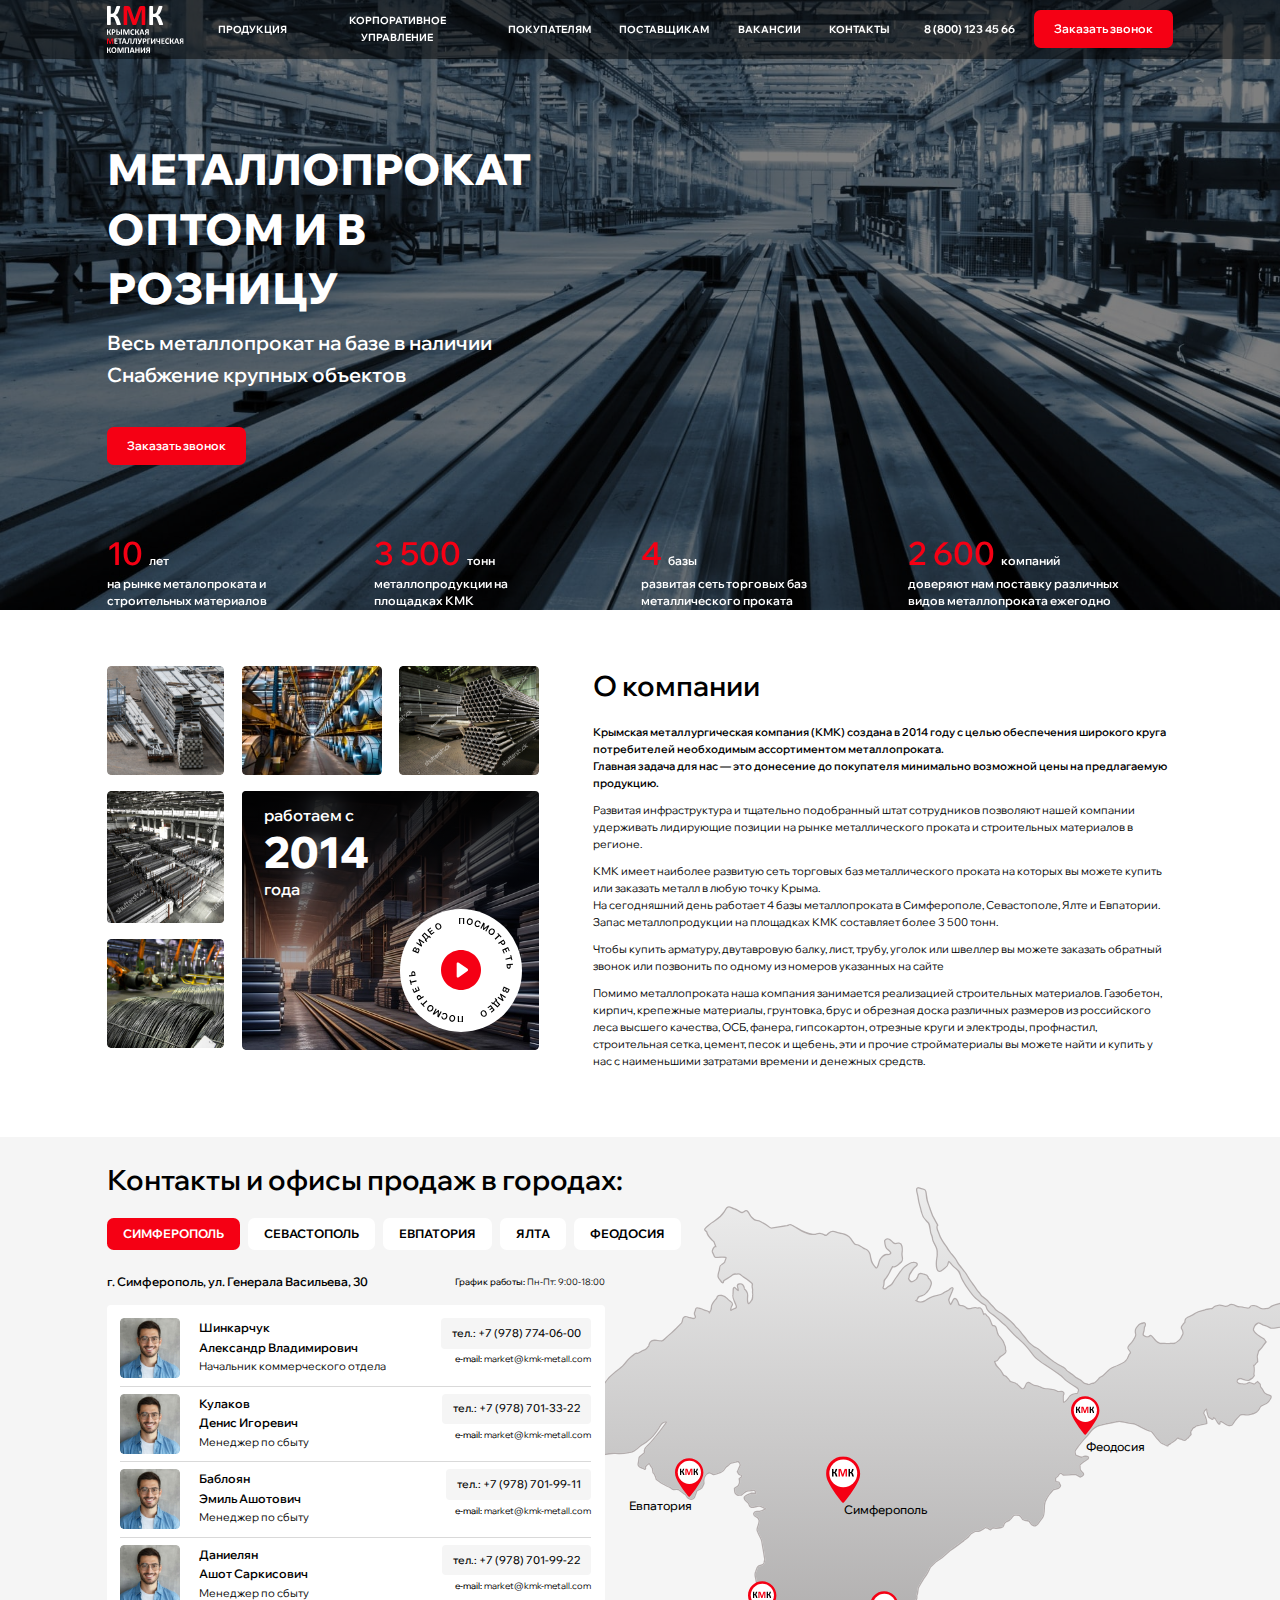
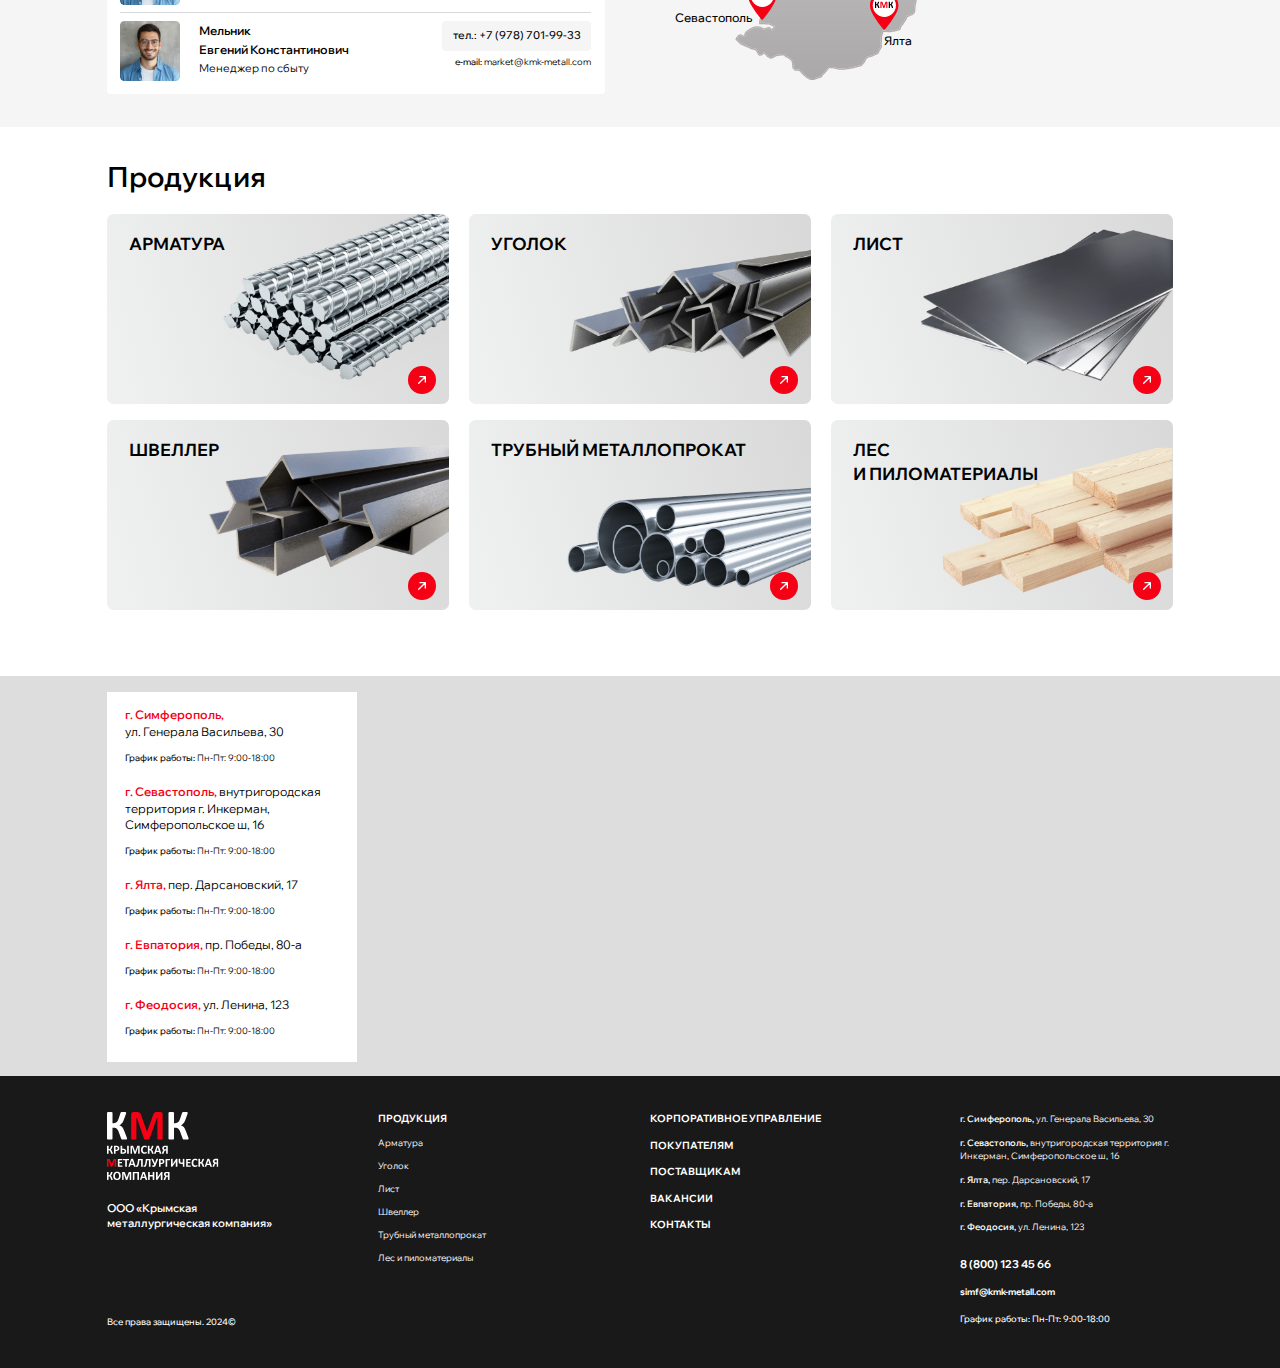
<file: index.html>
<!DOCTYPE html>
<!--[if lt IE 7]><html lang="ru" class="lt-ie9 lt-ie8 lt-ie7"><![endif]-->
<!--[if IE 7]><html lang="ru" class="lt-ie9 lt-ie8"><![endif]-->
<!--[if IE 8]><html lang="ru" class="lt-ie9"><![endif]-->
<!--[if gt IE 8]><!-->
<html lang="ru">
<!--<![endif]-->
<head>
	<meta charset="utf-8" />
	<title>Заголовок</title>
	<meta http-equiv="X-UA-Compatible" content="IE=edge" />
	<meta name="viewport" content="width=device-width, initial-scale=1, maximum-scale=1">
	<meta name="format-detection" content="telephone=no" />
	<link rel="shortcut icon" href="favicon.png" />
	<link rel="stylesheet" href="libs/bootstrap/bootstrap-grid.css" />
	<link rel="stylesheet" href="libs/fontawesome-free-5.12.0-web/css/all.min.css" />
	<link rel="stylesheet" href="libs/fancybox-master/dist/jquery.fancybox.min.css" />
	<link rel="stylesheet" href="libs/slick-1.5.9/slick/slick.css" />
	<link rel="stylesheet" href="libs/slick-1.5.9/slick/slick-theme.css" />
	<link rel="stylesheet" href="css/fonts.css" />
	<link rel="stylesheet" href="css/main.css?ver=1.1" />
	<link rel="stylesheet" href="css/media.css?ver=1.1" />
</head>
<body>

	<div class="wrapper">

		<header class="header default">
			<div class="container">
				<div class="header__top">
					<span class='sandwich'>
						<span class='sw-topper'></span>
						<span class='sw-bottom'></span>
						<span class='sw-footer'></span>
					</span>
					<a href="#" class="logo">
						<img src="img/logo.svg" alt="alt">
					</a>
					<ul class="menu">
						<li><a href="#">продукция</a></li>
						<li><a href="#">корпоративное управление</a></li>
						<li><a href="#">покупателям</a></li>
						<li><a href="#">поставщикам</a></li>
						<li><a href="#">вакансии</a></li>
						<li><a href="#">контакты</a></li>
					</ul>
					<a href="tel:88001234566" class="phone-main"><i class="fas fa-phone-alt"></i> 8 (800) 123 45 66</a>
					<a href="#callback" class="btn-main fancybox">Заказать звонок</a>
				</div>
			</div>
			<div class="menu-mobile">
				<ul class="menu">
					<li><a href="#">продукция</a></li>
					<li><a href="#">корпоративное управление</a></li>
					<li><a href="#">покупателям</a></li>
					<li><a href="#">поставщикам</a></li>
					<li><a href="#">вакансии</a></li>
					<li><a href="#">контакты</a></li>
				</ul>
				<div class="menu-mobile__bottom">
					<a href="tel:88001234566" class="phone-main"><i class="fas fa-phone-alt"></i> 8 (800) 123 45 66</a>
					<a href="#callback" class="btn-main fancybox">Заказать звонок</a>
				</div>
			</div>
			<div class="menu-overlay"></div>
		</header>

		<section class="billbord">
			<div class="container">
				<h1 class="title-big">Металлопрокат оптом и в розницу</h1>
				<div class="descr-big">Весь металлопрокат на базе в наличии <br>Снабжение крупных объектов</div>
				<a href="#" class="btn-main">Заказать звонок</a>
				<div class="billbord__bottom">
					<div>
						<div class="billbord__item">
							<p><strong>10 </strong> лет</p>
							<p>на рынке металопроката и строительных материалов</p>
						</div>
					</div>
					<div>
						<div class="billbord__item">
							<p><strong>3 500 </strong> тонн</p>
							<p>металлопродукции на <br>площадках КМК</p>
						</div>
					</div>
					<div>
						<div class="billbord__item">
							<p><strong>4 </strong> базы</p>
							<p>развитая сеть торговых баз металлического проката</p>
						</div>
					</div>
					<div>
						<div class="billbord__item">
							<p><strong>2 600 </strong> компаний</p>
							<p>доверяют нам поставку различных видов металлопроката ежегодно</p>
						</div>
					</div>
				</div>
			</div>
		</section>

		<section class="about">
			<div class="container">
				<div class="row">
					<div class="col-lg-5">
						<div class="about__images">
							<div class="row">
								<div class="col-4">
									<div class="about__photo">
										<img src="img/about1.jpg" alt="alt">
									</div>
									<div class="about__photo">
										<img src="img/about2.jpg" alt="alt">
									</div>
									<div class="about__photo">
										<img src="img/about3.jpg" alt="alt">
									</div>
								</div>
								<div class="col-8">
									<div class="row">
										<div class="col-6">
											<div class="about__photo">
												<img src="img/about4.jpg" alt="alt">
											</div>
										</div>
										<div class="col-6">
											<div class="about__photo">
												<img src="img/about5.jpg" alt="alt">
											</div>
										</div>
									</div>
									<div class="about-main">
										<div class="about-main__title">работаем с <strong>2014</strong> года</div>
										
										<a href="https://www.youtube.com/watch?v=NYFBTblVbMY" class="video-about fancybox">
											<img src="img/play.svg" alt="alt">
										</a>
										<div class="about-main__image">
											<img src="img/about_main.jpg" alt="alt">
										</div>
									</div>
								</div>
							</div>
						</div>
					</div>
					<div class="col-lg-7 about__right">
						<h2 class="title-section">О компании</h2>
						<p><strong>Крымская металлургическая компания (КМК) создана в 2014 году с целью обеспечения широкого круга потребителей необходимым ассортиментом металлопроката. <br>Главная задача для нас — это донесение до покупателя минимально возможной цены на предлагаемую продукцию.</strong></p>
						<p>Развитая инфраструктура и тщательно подобранный штат сотрудников позволяют нашей компании удерживать лидирующие позиции на рынке металлического проката и строительных материалов в регионе.</p>
						<p>КМК имеет наиболее развитую сеть торговых баз металлического проката на которых вы можете купить или заказать металл в любую точку Крыма. <br>На сегодняшний день работает 4 базы металлопроката в Симферополе, Севастополе, Ялте и Евпатории. <br>Запас металлопродукции на площадках КМК составляет более 3 500 тонн.</p>
						<p>Чтобы купить арматуру, двутавровую балку, лист, трубу, уголок или швеллер вы можете заказать обратный звонок или позвонить по одному из номеров указанных на сайте</p>
						<p>Помимо металлопроката наша компания занимается реализацией строительных материалов. Газобетон, кирпич, крепежные материалы, грунтовка, брус и обрезная доска различных размеров из российского леса высшего качества, ОСБ, фанера, гипсокартон, отрезные круги и электроды, профнастил, строительная сетка, цемент, песок и щебень, эти и прочие стройматериалы вы можете найти и купить у нас с наименьшими затратами времени и денежных средств.</p>
					</div>
				</div>
			</div>
		</section>

		<section class="contacts">
			<div class="container">
				<h2 class="title-section">Контакты и офисы продаж в городах:</h2>
				<div class="row">
					<div class="col-lg-8">
						<ul class="tabs-contacts">
							<li class="active"><a href="#tab_contact1" data-title="marker-1">Симферополь</a></li>
							<li><a href="#tab_contact2" data-title="marker-2">Севастополь</a></li>
							<li><a href="#tab_contact3" data-title="marker-3">евпатория</a></li>
							<li><a href="#tab_contact4" data-title="marker-4">ялта</a></li>
							<li><a href="#tab_contact5" data-title="marker-5">феодосия</a></li>
						</ul>
						<div class="tab-container-contacts">
							<div class="tab-pane-contacts" id="tab_contact1">
								<div class="contacts__head">
									<div class="title-small">г. Симферополь, ул. Генерала Васильева, 30</div>
									<div class="contacts__time"><strong>График работы:</strong> Пн-Пт: 9:00-18:00</div>
								</div>
								<div class="contact-wrap">
									<div class="item-contact">
										<div class="item-contact__image">
											<img src="img/user_contact1.jpg" alt="alt">
										</div>
										<div class="item-contact__info">
											<div class="title-small">Шинкарчук <br>Александр Владимирович</div>
											<p>Начальник коммерческого отдела</p>
										</div>
										<div class="item-contact__details">
											<a href="tel:+79787740600" class="phone-contact">тел.: <strong>+7 (978) 774-06-00</strong></a>
											<p><strong>e-mail:</strong> <a href="mailto:market@kmk-metall.com">market@kmk-metall.com</a></p>
										</div>
									</div>
									<div class="item-contact">
										<div class="item-contact__image">
											<img src="img/user_contact1.jpg" alt="alt">
										</div>
										<div class="item-contact__info">
											<div class="title-small">Кулаков <br>Денис Игоревич</div>
											<p>Менеджер по сбыту</p>
										</div>
										<div class="item-contact__details">
											<a href="tel:+79787013322" class="phone-contact">тел.: <strong>+7 (978) 701-33-22</strong></a>
											<p><strong>e-mail:</strong> <a href="mailto:market@kmk-metall.com">market@kmk-metall.com</a></p>
										</div>
									</div>
									<div class="item-contact">
										<div class="item-contact__image">
											<img src="img/user_contact1.jpg" alt="alt">
										</div>
										<div class="item-contact__info">
											<div class="title-small">Баблоян <br>Эмиль Ашотович</div>
											<p>Менеджер по сбыту</p>
										</div>
										<div class="item-contact__details">
											<a href="tel:+79787019911" class="phone-contact">тел.: <strong>+7 (978) 701-99-11</strong></a>
											<p><strong>e-mail:</strong> <a href="mailto:market@kmk-metall.com">market@kmk-metall.com</a></p>
										</div>
									</div>
									<div class="item-contact">
										<div class="item-contact__image">
											<img src="img/user_contact1.jpg" alt="alt">
										</div>
										<div class="item-contact__info">
											<div class="title-small">Даниелян <br>Ашот Саркисович</div>
											<p>Менеджер по сбыту</p>
										</div>
										<div class="item-contact__details">
											<a href="tel:+79787019922" class="phone-contact">тел.: <strong>+7 (978) 701-99-22</strong></a>
											<p><strong>e-mail:</strong> <a href="mailto:market@kmk-metall.com">market@kmk-metall.com</a></p>
										</div>
									</div>
									<div class="item-contact">
										<div class="item-contact__image">
											<img src="img/user_contact1.jpg" alt="alt">
										</div>
										<div class="item-contact__info">
											<div class="title-small">Мельник <br>Евгений Константинович</div>
											<p>Менеджер по сбыту</p>
										</div>
										<div class="item-contact__details">
											<a href="tel:+79787019933" class="phone-contact">тел.: <strong>+7 (978) 701-99-33</strong></a>
											<p><strong>e-mail:</strong> <a href="mailto:market@kmk-metall.com">market@kmk-metall.com</a></p>
										</div>
									</div>
								</div>
							</div>
							<div class="tab-pane-contacts" id="tab_contact2">
								<div class="contacts__head">
									<div class="title-small">г. Симферополь, ул. Генерала Васильева, 30</div>
									<div class="contacts__time"><strong>График работы:</strong> Пн-Пт: 9:00-18:00</div>
								</div>
								<div class="contact-wrap">
									<div class="item-contact">
										<div class="item-contact__image">
											<img src="img/user_contact1.jpg" alt="alt">
										</div>
										<div class="item-contact__info">
											<div class="title-small">Шинкарчук <br>Александр Владимирович</div>
											<p>Начальник коммерческого отдела</p>
										</div>
										<div class="item-contact__details">
											<a href="tel:+79787740600" class="phone-contact">тел.: <strong>+7 (978) 774-06-00</strong></a>
											<p><strong>e-mail:</strong> <a href="mailto:market@kmk-metall.com">market@kmk-metall.com</a></p>
										</div>
									</div>
									<div class="item-contact">
										<div class="item-contact__image">
											<img src="img/user_contact1.jpg" alt="alt">
										</div>
										<div class="item-contact__info">
											<div class="title-small">Кулаков <br>Денис Игоревич</div>
											<p>Менеджер по сбыту</p>
										</div>
										<div class="item-contact__details">
											<a href="tel:+79787013322" class="phone-contact">тел.: <strong>+7 (978) 701-33-22</strong></a>
											<p><strong>e-mail:</strong> <a href="mailto:market@kmk-metall.com">market@kmk-metall.com</a></p>
										</div>
									</div>
									<div class="item-contact">
										<div class="item-contact__image">
											<img src="img/user_contact1.jpg" alt="alt">
										</div>
										<div class="item-contact__info">
											<div class="title-small">Баблоян <br>Эмиль Ашотович</div>
											<p>Менеджер по сбыту</p>
										</div>
										<div class="item-contact__details">
											<a href="tel:+79787019911" class="phone-contact">тел.: <strong>+7 (978) 701-99-11</strong></a>
											<p><strong>e-mail:</strong> <a href="mailto:market@kmk-metall.com">market@kmk-metall.com</a></p>
										</div>
									</div>
									<div class="item-contact">
										<div class="item-contact__image">
											<img src="img/user_contact1.jpg" alt="alt">
										</div>
										<div class="item-contact__info">
											<div class="title-small">Даниелян <br>Ашот Саркисович</div>
											<p>Менеджер по сбыту</p>
										</div>
										<div class="item-contact__details">
											<a href="tel:+79787019922" class="phone-contact">тел.: <strong>+7 (978) 701-99-22</strong></a>
											<p><strong>e-mail:</strong> <a href="mailto:market@kmk-metall.com">market@kmk-metall.com</a></p>
										</div>
									</div>
									<div class="item-contact">
										<div class="item-contact__image">
											<img src="img/user_contact1.jpg" alt="alt">
										</div>
										<div class="item-contact__info">
											<div class="title-small">Мельник <br>Евгений Константинович</div>
											<p>Менеджер по сбыту</p>
										</div>
										<div class="item-contact__details">
											<a href="tel:+79787019933" class="phone-contact">тел.: <strong>+7 (978) 701-99-33</strong></a>
											<p><strong>e-mail:</strong> <a href="mailto:market@kmk-metall.com">market@kmk-metall.com</a></p>
										</div>
									</div>
								</div>
							</div>
							<div class="tab-pane-contacts" id="tab_contact3">
								<div class="contacts__head">
									<div class="title-small">г. Симферополь, ул. Генерала Васильева, 30</div>
									<div class="contacts__time"><strong>График работы:</strong> Пн-Пт: 9:00-18:00</div>
								</div>
								<div class="contact-wrap">
									<div class="item-contact">
										<div class="item-contact__image">
											<img src="img/user_contact1.jpg" alt="alt">
										</div>
										<div class="item-contact__info">
											<div class="title-small">Шинкарчук <br>Александр Владимирович</div>
											<p>Начальник коммерческого отдела</p>
										</div>
										<div class="item-contact__details">
											<a href="tel:+79787740600" class="phone-contact">тел.: <strong>+7 (978) 774-06-00</strong></a>
											<p><strong>e-mail:</strong> <a href="mailto:market@kmk-metall.com">market@kmk-metall.com</a></p>
										</div>
									</div>
									<div class="item-contact">
										<div class="item-contact__image">
											<img src="img/user_contact1.jpg" alt="alt">
										</div>
										<div class="item-contact__info">
											<div class="title-small">Кулаков <br>Денис Игоревич</div>
											<p>Менеджер по сбыту</p>
										</div>
										<div class="item-contact__details">
											<a href="tel:+79787013322" class="phone-contact">тел.: <strong>+7 (978) 701-33-22</strong></a>
											<p><strong>e-mail:</strong> <a href="mailto:market@kmk-metall.com">market@kmk-metall.com</a></p>
										</div>
									</div>
									<div class="item-contact">
										<div class="item-contact__image">
											<img src="img/user_contact1.jpg" alt="alt">
										</div>
										<div class="item-contact__info">
											<div class="title-small">Баблоян <br>Эмиль Ашотович</div>
											<p>Менеджер по сбыту</p>
										</div>
										<div class="item-contact__details">
											<a href="tel:+79787019911" class="phone-contact">тел.: <strong>+7 (978) 701-99-11</strong></a>
											<p><strong>e-mail:</strong> <a href="mailto:market@kmk-metall.com">market@kmk-metall.com</a></p>
										</div>
									</div>
									<div class="item-contact">
										<div class="item-contact__image">
											<img src="img/user_contact1.jpg" alt="alt">
										</div>
										<div class="item-contact__info">
											<div class="title-small">Даниелян <br>Ашот Саркисович</div>
											<p>Менеджер по сбыту</p>
										</div>
										<div class="item-contact__details">
											<a href="tel:+79787019922" class="phone-contact">тел.: <strong>+7 (978) 701-99-22</strong></a>
											<p><strong>e-mail:</strong> <a href="mailto:market@kmk-metall.com">market@kmk-metall.com</a></p>
										</div>
									</div>
									<div class="item-contact">
										<div class="item-contact__image">
											<img src="img/user_contact1.jpg" alt="alt">
										</div>
										<div class="item-contact__info">
											<div class="title-small">Мельник <br>Евгений Константинович</div>
											<p>Менеджер по сбыту</p>
										</div>
										<div class="item-contact__details">
											<a href="tel:+79787019933" class="phone-contact">тел.: <strong>+7 (978) 701-99-33</strong></a>
											<p><strong>e-mail:</strong> <a href="mailto:market@kmk-metall.com">market@kmk-metall.com</a></p>
										</div>
									</div>
								</div>
							</div>
							<div class="tab-pane-contacts" id="tab_contact4">
								<div class="contacts__head">
									<div class="title-small">г. Симферополь, ул. Генерала Васильева, 30</div>
									<div class="contacts__time"><strong>График работы:</strong> Пн-Пт: 9:00-18:00</div>
								</div>
								<div class="contact-wrap">
									<div class="item-contact">
										<div class="item-contact__image">
											<img src="img/user_contact1.jpg" alt="alt">
										</div>
										<div class="item-contact__info">
											<div class="title-small">Шинкарчук <br>Александр Владимирович</div>
											<p>Начальник коммерческого отдела</p>
										</div>
										<div class="item-contact__details">
											<a href="tel:+79787740600" class="phone-contact">тел.: <strong>+7 (978) 774-06-00</strong></a>
											<p><strong>e-mail:</strong> <a href="mailto:market@kmk-metall.com">market@kmk-metall.com</a></p>
										</div>
									</div>
									<div class="item-contact">
										<div class="item-contact__image">
											<img src="img/user_contact1.jpg" alt="alt">
										</div>
										<div class="item-contact__info">
											<div class="title-small">Кулаков <br>Денис Игоревич</div>
											<p>Менеджер по сбыту</p>
										</div>
										<div class="item-contact__details">
											<a href="tel:+79787013322" class="phone-contact">тел.: <strong>+7 (978) 701-33-22</strong></a>
											<p><strong>e-mail:</strong> <a href="mailto:market@kmk-metall.com">market@kmk-metall.com</a></p>
										</div>
									</div>
									<div class="item-contact">
										<div class="item-contact__image">
											<img src="img/user_contact1.jpg" alt="alt">
										</div>
										<div class="item-contact__info">
											<div class="title-small">Баблоян <br>Эмиль Ашотович</div>
											<p>Менеджер по сбыту</p>
										</div>
										<div class="item-contact__details">
											<a href="tel:+79787019911" class="phone-contact">тел.: <strong>+7 (978) 701-99-11</strong></a>
											<p><strong>e-mail:</strong> <a href="mailto:market@kmk-metall.com">market@kmk-metall.com</a></p>
										</div>
									</div>
									<div class="item-contact">
										<div class="item-contact__image">
											<img src="img/user_contact1.jpg" alt="alt">
										</div>
										<div class="item-contact__info">
											<div class="title-small">Даниелян <br>Ашот Саркисович</div>
											<p>Менеджер по сбыту</p>
										</div>
										<div class="item-contact__details">
											<a href="tel:+79787019922" class="phone-contact">тел.: <strong>+7 (978) 701-99-22</strong></a>
											<p><strong>e-mail:</strong> <a href="mailto:market@kmk-metall.com">market@kmk-metall.com</a></p>
										</div>
									</div>
									<div class="item-contact">
										<div class="item-contact__image">
											<img src="img/user_contact1.jpg" alt="alt">
										</div>
										<div class="item-contact__info">
											<div class="title-small">Мельник <br>Евгений Константинович</div>
											<p>Менеджер по сбыту</p>
										</div>
										<div class="item-contact__details">
											<a href="tel:+79787019933" class="phone-contact">тел.: <strong>+7 (978) 701-99-33</strong></a>
											<p><strong>e-mail:</strong> <a href="mailto:market@kmk-metall.com">market@kmk-metall.com</a></p>
										</div>
									</div>
								</div>
							</div>
							<div class="tab-pane-contacts" id="tab_contact5">
								<div class="contacts__head">
									<div class="title-small">г. Симферополь, ул. Генерала Васильева, 30</div>
									<div class="contacts__time"><strong>График работы:</strong> Пн-Пт: 9:00-18:00</div>
								</div>
								<div class="contact-wrap">
									<div class="item-contact">
										<div class="item-contact__image">
											<img src="img/user_contact1.jpg" alt="alt">
										</div>
										<div class="item-contact__info">
											<div class="title-small">Шинкарчук <br>Александр Владимирович</div>
											<p>Начальник коммерческого отдела</p>
										</div>
										<div class="item-contact__details">
											<a href="tel:+79787740600" class="phone-contact">тел.: <strong>+7 (978) 774-06-00</strong></a>
											<p><strong>e-mail:</strong> <a href="mailto:market@kmk-metall.com">market@kmk-metall.com</a></p>
										</div>
									</div>
									<div class="item-contact">
										<div class="item-contact__image">
											<img src="img/user_contact1.jpg" alt="alt">
										</div>
										<div class="item-contact__info">
											<div class="title-small">Кулаков <br>Денис Игоревич</div>
											<p>Менеджер по сбыту</p>
										</div>
										<div class="item-contact__details">
											<a href="tel:+79787013322" class="phone-contact">тел.: <strong>+7 (978) 701-33-22</strong></a>
											<p><strong>e-mail:</strong> <a href="mailto:market@kmk-metall.com">market@kmk-metall.com</a></p>
										</div>
									</div>
									<div class="item-contact">
										<div class="item-contact__image">
											<img src="img/user_contact1.jpg" alt="alt">
										</div>
										<div class="item-contact__info">
											<div class="title-small">Баблоян <br>Эмиль Ашотович</div>
											<p>Менеджер по сбыту</p>
										</div>
										<div class="item-contact__details">
											<a href="tel:+79787019911" class="phone-contact">тел.: <strong>+7 (978) 701-99-11</strong></a>
											<p><strong>e-mail:</strong> <a href="mailto:market@kmk-metall.com">market@kmk-metall.com</a></p>
										</div>
									</div>
									<div class="item-contact">
										<div class="item-contact__image">
											<img src="img/user_contact1.jpg" alt="alt">
										</div>
										<div class="item-contact__info">
											<div class="title-small">Даниелян <br>Ашот Саркисович</div>
											<p>Менеджер по сбыту</p>
										</div>
										<div class="item-contact__details">
											<a href="tel:+79787019922" class="phone-contact">тел.: <strong>+7 (978) 701-99-22</strong></a>
											<p><strong>e-mail:</strong> <a href="mailto:market@kmk-metall.com">market@kmk-metall.com</a></p>
										</div>
									</div>
									<div class="item-contact">
										<div class="item-contact__image">
											<img src="img/user_contact1.jpg" alt="alt">
										</div>
										<div class="item-contact__info">
											<div class="title-small">Мельник <br>Евгений Константинович</div>
											<p>Менеджер по сбыту</p>
										</div>
										<div class="item-contact__details">
											<a href="tel:+79787019933" class="phone-contact">тел.: <strong>+7 (978) 701-99-33</strong></a>
											<p><strong>e-mail:</strong> <a href="mailto:market@kmk-metall.com">market@kmk-metall.com</a></p>
										</div>
									</div>
								</div>
							</div>
						</div>
					</div>
					<div class="col-lg-4">
						<div class="contacts__map">
							<img src="img/map.svg" alt="alt">
							<div class="marker-contact active" id="marker-1">
								<div class="marker-contact__icon"></div>
								<div class="marker-contact__title">Симферополь</div>
							</div>
							<div class="marker-contact" id="marker-2">
								<div class="marker-contact__icon"></div>
								<div class="marker-contact__title">Севастополь</div>
							</div>
							<div class="marker-contact" id="marker-3">
								<div class="marker-contact__icon"></div>
								<div class="marker-contact__title">Евпатория</div>
							</div>
							<div class="marker-contact" id="marker-4">
								<div class="marker-contact__icon"></div>
								<div class="marker-contact__title">Ялта</div>
							</div>
							<div class="marker-contact" id="marker-5">
								<div class="marker-contact__icon"></div>
								<div class="marker-contact__title">Феодосия</div>
							</div>
						</div>
					</div>
				</div>
			</div>
		</section>

		<section class="categories">
			<div class="container">
				<h2 class="title-section">Продукция</h2>
				<div class="row row_main">
					<div class="col-lg-4 col-6">
						<a href="#" class="item-category">
							<span class="item-category__title">Арматура</span>
							<span class="item-category__image">
								<img src="img/category1.png" alt="alt">
							</span>
							<span class="btn-arrow"></span>
						</a>
					</div>
					<div class="col-lg-4 col-6">
						<a href="#" class="item-category">
							<span class="item-category__title">Уголок</span>
							<span class="item-category__image">
								<img src="img/category2.png" alt="alt">
							</span>
							<span class="btn-arrow"></span>
						</a>
					</div>
					<div class="col-lg-4 col-6">
						<a href="#" class="item-category">
							<span class="item-category__title">Лист</span>
							<span class="item-category__image">
								<img src="img/category3.png" alt="alt">
							</span>
							<span class="btn-arrow"></span>
						</a>
					</div>
					<div class="col-lg-4 col-6">
						<a href="#" class="item-category">
							<span class="item-category__title">Швеллер</span>
							<span class="item-category__image">
								<img src="img/category4.png" alt="alt">
							</span>
							<span class="btn-arrow"></span>
						</a>
					</div>
					<div class="col-lg-4 col-6">
						<a href="#" class="item-category">
							<span class="item-category__title">Трубный металлопрокат</span>
							<span class="item-category__image">
								<img src="img/category5.png" alt="alt">
							</span>
							<span class="btn-arrow"></span>
						</a>
					</div>
					<div class="col-lg-4 col-6">
						<a href="#" class="item-category">
							<span class="item-category__title">Лес <br>и пиломатериалы</span>
							<span class="item-category__image">
								<img src="img/category6.png" alt="alt">
							</span>
							<span class="btn-arrow"></span>
						</a>
					</div>
				</div>
			</div>
		</section>

		<section class="locations">
			<div class="container">
				<div class="locations-block">
					<div class="item-location location_1">
						<div class="item-location__title"><strong>г. Симферополь,</strong> <br>ул. Генерала Васильева, 30</div>
						<p><strong>График работы:</strong> Пн-Пт: 9:00-18:00</p>
					</div>
					<div class="item-location location_2">
						<div class="item-location__title"><strong>г. Севастополь,</strong> внутригородская территория г. Инкерман, Симферопольское ш, 16</div>
						<p><strong>График работы:</strong> Пн-Пт: 9:00-18:00</p>
					</div>
					<div class="item-location location_3">
						<div class="item-location__title"><strong>г. Ялта,</strong> пер. Дарсановский, 17</div>
						<p><strong>График работы:</strong> Пн-Пт: 9:00-18:00</p>
					</div>
					<div class="item-location location_4">
						<div class="item-location__title"><strong>г. Евпатория,</strong> пр. Победы, 80-а</div>
						<p><strong>График работы:</strong> Пн-Пт: 9:00-18:00</p>
					</div>
					<div class="item-location location_5">
						<div class="item-location__title"><strong>г. Феодосия,</strong> ул. Ленина, 123</div>
						<p><strong>График работы:</strong> Пн-Пт: 9:00-18:00</p>
					</div>
				</div>
			</div>
			<div id="map"></div>
		</section>

		<footer class="footer">
			<div class="container">
				<div class="row">
					<div class="col-lg-3">
						<div class="footer__logo">
							<a href="#" class="logo">
								<img src="img/logo.svg" alt="alt">
							</a>
							<div class="logo-descr">ООО «Крымская <br>металлургическая компания»</div>
						</div>
					</div>
					<div class="col-lg-3">
						<div class="footer__title">продукция  <i class="far fa-chevron-down"></i></div>
						<div class="footer__content">
							<ul class="footer__nav">
								<li><a href="#">Арматура</a></li>
								<li><a href="#">Уголок</a></li>
								<li><a href="#">Лист</a></li>
								<li><a href="#">Швеллер</a></li>
								<li><a href="#">Трубный металлопрокат</a></li>
								<li><a href="#">Лес и пиломатериалы</a></li>
							</ul>
						</div>
					</div>
					<div class="col-lg-3">
						<ul class="footer__nav footer__nav_big">
							<li><a href="#">корпоративное управление</a></li>
							<li><a href="#">покупателям</a></li>
							<li><a href="#">поставщикам</a></li>
							<li><a href="#">вакансии</a></li>
							<li><a href="#">контакты</a></li>
						</ul>
					</div>
					<div class="col-lg-3">
						<div class="footer__info">
							<div class="footer__contact"><strong>г. Симферополь,</strong> ул. Генерала Васильева, 30</div>
							<div class="footer__contact"><strong>г. Севастополь,</strong> внутригородская территория г. Инкерман, Симферопольское ш, 16</div>
							<div class="footer__contact"><strong>г. Ялта,</strong> пер. Дарсановский, 17</div>
							<div class="footer__contact"><strong>г. Евпатория,</strong> пр. Победы, 80-а</div>
							<div class="footer__contact"><strong>г. Феодосия,</strong> ул. Ленина, 123</div>
							<div class="footer__details">
								<p><a href="tel:88001234566" class="footer__phone">8 (800) 123 45 66</a></p>
								<p><a href="mailto:simf@kmk-metall.com"><strong>simf@kmk-metall.com</strong></a></p>
								<p>График работы: Пн-Пт: 9:00-18:00</p>
							</div>
						</div>
					</div>
				</div>
				<div class="copyright">Все права защищены. 2024©</div>
			</div>
		</footer>
		
	</div>

	<!--[if lt IE 9]>
	<script src="libs/html5shiv/es5-shim.min.js"></script>
	<script src="libs/html5shiv/html5shiv.min.js"></script>
	<script src="libs/html5shiv/html5shiv-printshiv.min.js"></script>
	<script src="libs/respond/respond.min.js"></script>
	<![endif]-->
	<script src="libs/jquery/jquery-3.6.0.min.js"></script>
	<script src="libs/jquery-mousewheel/jquery.mousewheel.min.js"></script>
	<script src="libs/fancybox-master/dist/jquery.fancybox.min.js"></script>
	<script src="libs/slick-1.5.9/slick/slick.min.js"></script>
	<script src="libs/scroll2id/PageScroll2id.min.js"></script>
	<script src="libs/mask/jquery.maskedinput.js"></script>
	<script src="libs/jQueryFormStyler-master/jquery.formstyler.min.js"></script>
	<script src="js/common.js?ver=1.1"></script>
    <script src="https://api-maps.yandex.ru/2.1/?lang=ru_RU"></script>
	<script>
	$(document).ready(function () {
    ymaps.ready(init);

    function init() {
        var myMap = new ymaps.Map('map', {
            center: [44.937494, 34.076593],
            zoom: 9
        }, {
            searchControlProvider: 'yandex#search'
        });

        var locations = [
            { coords: [44.937494, 34.076593], className: 'location_1' },
            { coords: [44.616495, 33.525135], className: 'location_2' },
            { coords: [44.507572, 34.152689], className: 'location_3' },
            { coords: [45.219098, 33.344861], className: 'location_4' },
            { coords: [45.021411, 35.395086], className: 'location_5' }
        ];

        locations.forEach(function (location, index) {
            var placemark = new ymaps.Placemark(location.coords, {}, {
                iconLayout: 'default#image',
                iconImageHref: 'img/pin.svg',
                iconImageSize: [45, 61],
                iconImageOffset: [-22, -61],
                balloonOffset: [0, -61],
                hideIconOnBalloonOpen: false,
            });

            myMap.geoObjects.add(placemark);

            $("." + location.className).click(function () {
                myMap.setCenter(location.coords);
            });
        });
 
        myMap.controls.remove('searchControl');
        myMap.behaviors.disable('scrollZoom');
    }
});
	</script>
	<!-- Yandex.Metrika counter --><!-- /Yandex.Metrika counter -->
	<!-- Google Analytics counter --><!-- /Google Analytics counter -->
</body>
</html>
</file>
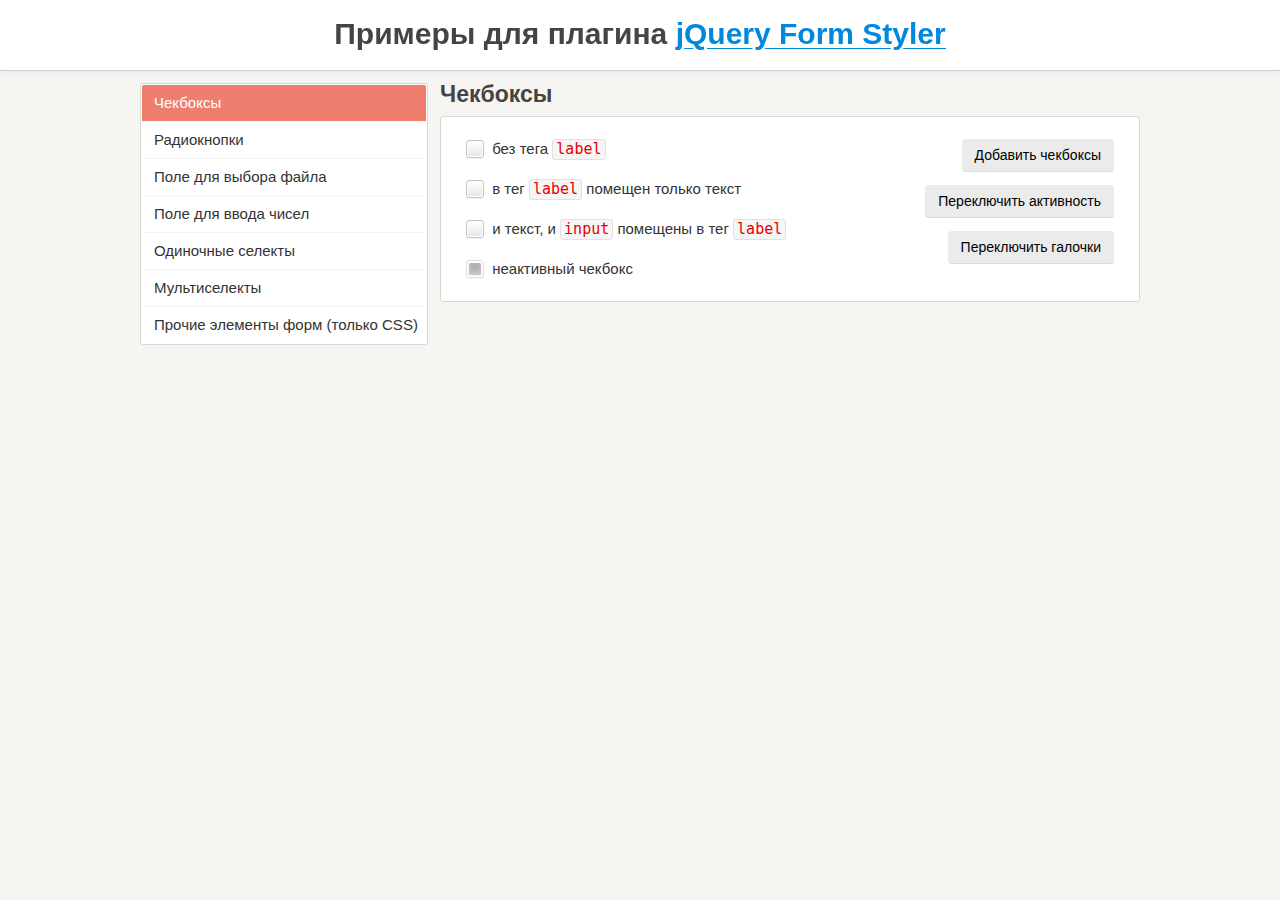
<file: libs/jQueryFormStyler-master/demo/index.html>
<!DOCTYPE html>
<html>
<head>
	<meta charset="utf-8" />
	<meta name="viewport" content="width=device-width, initial-scale=1.0" />
	<title>Примеры для плагина jQuery Form Styler</title>
	<link href="demo.css" rel="stylesheet" />
	<link href="../jquery.formstyler.css" rel="stylesheet" />
	<script src="http://ajax.googleapis.com/ajax/libs/jquery/1.11.3/jquery.min.js"></script>
	<script src="../jquery.formstyler.js"></script>
	<script>
		(function($) {
		$(function() {
			$('input, select').styler({
				selectSearch: true
			});
		});
		})(jQuery);
	</script>
	<script src="demo.js"></script>
</head>

<body>

<h1>Примеры для плагина <a href="http://dimox.name/jquery-form-styler/">jQuery Form Styler</a></h1>

<form method="post">
<div class="wrapper">

	<ul class="menu">
		<li class="current" data-hash="checkbox">Чекбоксы</li>
		<li data-hash="radio">Радиокнопки</li>
		<li data-hash="file">Поле для выбора файла</li>
		<li data-hash="number">Поле для ввода чисел</li>
		<li data-hash="select">Одиночные селекты</li>
		<li data-hash="multiselect">Мультиселекты</li>
		<li data-hash="css">Прочие элементы форм (только CSS)</li>
	</ul>

	<div class="content">

		<div class="box visible">
			<h2>Чекбоксы</h2>

			<div class="section lh">
				<div class="buttons">
					<button type="submit" class="button  add-checkbox">Добавить чекбоксы</button>
					<button type="submit" class="button  disable-input">Переключить активность</button>
					<button type="submit" class="button  check">Переключить галочки</button>
				</div>
				<input type="checkbox" /> без тега <code>label</code><br />
				<span id="r"><input type="checkbox" id="checkbox1" /></span> <label for="checkbox1"> в тег <code>label</code> помещен только текст</label><br />
				<label><input type="checkbox" /> и текст, и <code>input</code> помещены в тег <code>label</code></label><br />
				<label><input type="checkbox" disabled checked /> неактивный чекбокс</label>
			</div><!-- .section -->
		</div><!-- .box -->

		<div class="box">
			<h2>Радиокнопки</h2>

			<div class="section lh">
				<div class="buttons">
					<button type="submit" class="button  add-radio">Добавить радиокнопки</button>
					<button type="submit" class="button  disable-input">Переключить активность</button>
				</div>
				<input type="radio" name="radio" /> без тега <code>label</code><br />
				<input type="radio" name="radio" id="radio1" /> <label for="radio1"> в тег <code>label</code> помещен только текст</label><br />
				<label><input type="radio" name="radio" /> и текст, и <code>input</code> помещены в тег <code>label</code></label><br />
				<label><input type="radio" name="radio" disabled /> неактивная радиокнопка</label>
			</div><!-- .section -->
		</div><!-- .box -->

		<div class="box">
			<h2>Поле для выбора файла</h2>

			<div class="section">
				<div class="buttons">
					<button type="submit" class="button  add-file">Добавить поле</button>
					<button type="submit" class="button  disable-input">Переключить активность</button>
				</div>
				<input type="file" />
			</div><!-- .section -->
		</div><!-- .box -->

		<div class="box">
			<h2>Поле для ввода чисел</h2>

			<div class="section">
				<div class="buttons">
					<button type="submit" class="button  add-number">Добавить поле</button>
					<button type="submit" class="button  disable-input">Переключить активность</button>
				</div>
				<p>Поле без атрибутов.</p>
				<input type="number" />
			</div><!-- .section -->

			<div class="section">
				<p>Поле с атрибутами <code>min="0" max="100" step="5"</code>.</p>
				<input type="number" min="0" max="100" step="5" />
			</div><!-- .section -->

			<div class="section  number-plus-minus">
			<p>Другой вид переключателей.</p>
				<input type="number" />
			</div><!-- .section -->
		</div><!-- .box -->

		<div class="box">

			<h2>Одиночные селекты</h2>

			<p style="color: #43C617">По умолчанию ширина селекта на этой странице установлена 250 пикселей.</p>

			<div class="section">
				<div class="buttons">
					<button type="submit" class="button  add-select">Добавить селект</button>
					<button type="submit" class="button  add-options">Добавить пункты в список</button>
					<button type="submit" class="button  disable-select">Переключить активность селекта</button>
					<button type="submit" class="button  disable-options">Переключить активность пунктов</button>
				</div>
				<p><strong>Простой селект</strong> с несколькими пунктами, <br />один из них неактивный.</p>
				<select>
					<option>-- Выберите --</option>
					<option>Пункт 1</option>
					<option>Пункт 2</option>
					<option disabled>Пункт 3</option>
					<option>Пункт 4</option>
					<option>Пункт 5</option>
				</select>
			</div><!-- .section -->

			<div class="section">

				<p>Селект <strong>без заданной ширины</strong>, имеющий пункт <strong>с длинным текстом</strong>.</p>
				<select class="width-auto">
					<option>-- Выберите --</option>
					<option>Пункт 1</option>
					<option>Пункт 2</option>
					<option>Какой-то пункт с очень-очень-очень длинным-длинным-длинным текстом</option>
					<option>Пункт 4</option>
					<option>Пункт 5</option>
				</select>

				<br /><br />

				<p>Селект <strong>с шириной 200 пикселей</strong>, имеющий пункт <strong>с длинным текстом</strong>.</p>
				<select class="width-200">
					<option>-- Выберите --</option>
					<option>Пункт 1</option>
					<option>Пункт 2</option>
					<option>Какой-то пункт с очень-очень-очень длинным-длинным-длинным текстом</option>
					<option>Пункт 4</option>
					<option>Пункт 5</option>
				</select>

			</div><!-- .section -->

			<div class="section">

				<div class="sec maxheight">
					<p>Выпадающий список этого селекта <br /><strong>органичен по высоте</strong>.</p>
					<select>
						<option>-- Выберите --</option>
						<option>Пункт 1</option>
						<option>Пункт 2</option>
						<option>Пункт 3</option>
						<option>Пункт 4</option>
						<option>Пункт 5</option>
						<option>Пункт 6</option>
						<option>Пункт 7</option>
						<option>Пункт 8</option>
						<option>Пункт 9</option>
						<option>Пункт 10</option>
						<option>Пункт 11</option>
						<option>Пункт 12</option>
						<option>Пункт 13</option>
						<option>Пункт 14</option>
						<option>Пункт 15</option>
						<option>Пункт 16</option>
						<option>Пункт 17</option>
						<option>Пункт 18</option>
						<option>Пункт 19</option>
						<option>Пункт 20</option>
						<option>Пункт 21</option>
						<option>Пункт 22</option>
						<option>Пункт 23</option>
						<option>Пункт 24</option>
						<option>Пункт 25</option>
						<option>Пункт 26</option>
						<option>Пункт 27</option>
						<option>Пункт 28</option>
						<option>Пункт 29</option>
						<option>Пункт 30</option>
					</select>
				</div><!-- .sec -->

				<div class="sec">
					<p>Селект <strong>с длинным списком</strong>, не ограниченным максимальной высотой.</p>
					<select>
						<option>-- Выберите --</option>
						<option>Пункт 1</option>
						<option>Пункт 2</option>
						<option>Пункт 3</option>
						<option>Пункт 4</option>
						<option>Пункт 5</option>
						<option>Пункт 6</option>
						<option>Пункт 7</option>
						<option>Пункт 8</option>
						<option>Пункт 9</option>
						<option>Пункт 10</option>
						<option>Пункт 11</option>
						<option>Пункт 12</option>
						<option>Пункт 13</option>
						<option>Пункт 14</option>
						<option>Пункт 15</option>
						<option>Пункт 16</option>
						<option>Пункт 17</option>
						<option>Пункт 18</option>
						<option>Пункт 19</option>
						<option>Пункт 20</option>
						<option>Пункт 21</option>
						<option>Пункт 22</option>
						<option>Пункт 23</option>
						<option>Пункт 24</option>
						<option>Пункт 25</option>
						<option>Пункт 26</option>
						<option>Пункт 27</option>
						<option>Пункт 28</option>
						<option>Пункт 29</option>
						<option>Пункт 30</option>
						<option>Пункт 31</option>
						<option>Пункт 32</option>
						<option>Пункт 33</option>
						<option>Пункт 34</option>
						<option>Пункт 35</option>
						<option>Пункт 36</option>
						<option>Пункт 37</option>
						<option>Пункт 38</option>
						<option>Пункт 39</option>
						<option>Пункт 40</option>
						<option>Пункт 41</option>
						<option>Пункт 42</option>
						<option>Пункт 43</option>
						<option>Пункт 44</option>
						<option>Пункт 45</option>
						<option>Пункт 46</option>
						<option>Пункт 47</option>
						<option>Пункт 48</option>
						<option>Пункт 49</option>
						<option>Пункт 50</option>
						<option>Пункт 51</option>
						<option>Пункт 52</option>
						<option>Пункт 53</option>
						<option>Пункт 54</option>
						<option>Пункт 55</option>
						<option>Пункт 56</option>
						<option>Пункт 57</option>
						<option>Пункт 58</option>
						<option>Пункт 59</option>
						<option>Пункт 60</option>
						<option>Пункт 61</option>
						<option>Пункт 62</option>
						<option>Пункт 63</option>
						<option>Пункт 64</option>
						<option>Пункт 65</option>
						<option>Пункт 66</option>
						<option>Пункт 67</option>
						<option>Пункт 68</option>
						<option>Пункт 69</option>
						<option>Пункт 70</option>
						<option>Пункт 71</option>
						<option>Пункт 72</option>
						<option>Пункт 73</option>
						<option>Пункт 74</option>
						<option>Пункт 75</option>
						<option>Пункт 76</option>
						<option>Пункт 77</option>
						<option>Пункт 78</option>
						<option>Пункт 79</option>
						<option>Пункт 80</option>
						<option>Пункт 81</option>
						<option>Пункт 82</option>
						<option>Пункт 83</option>
						<option>Пункт 84</option>
						<option>Пункт 85</option>
						<option>Пункт 86</option>
						<option>Пункт 87</option>
						<option>Пункт 88</option>
						<option>Пункт 89</option>
						<option>Пункт 90</option>
						<option>Пункт 91</option>
						<option>Пункт 92</option>
						<option>Пункт 93</option>
						<option>Пункт 94</option>
						<option>Пункт 95</option>
						<option>Пункт 96</option>
						<option>Пункт 97</option>
						<option>Пункт 98</option>
						<option>Пункт 99</option>
						<option>Пункт 100</option>
					</select>
				</div><!-- .sec -->

			</div><!-- .section -->

			<div class="section">

				<div class="sec">
					<p>Проверяем, правильное ли значение передается при изменении. У оригинального селекта прописано: <code>onchange="alert(this.value)"</code>.</p>
					<select onchange="alert(this.value)">
						<option>-- Выберите --</option>
						<option>Пункт 1</option>
						<option>Пункт 2</option>
						<option>Пункт 3</option>
						<option>Пункт 4</option>
						<option>Пункт 5</option>
					</select>
				</div><!-- .sec -->

				<div class="sec">
					<p>Селект <strong>с замещающим текстом</strong> (placeholder). Текст "-- Выберите --" задан не через тег <code>option</code>, а через атрибут <code>data-placeholder</code>.</p>
					<select data-placeholder="-- Выберите --">
						<option label="-"></option>
						<option>Пункт 1</option>
						<option>Пункт 2</option>
						<option>Пункт 3</option>
						<option>Пункт 4</option>
						<option>Пункт 5</option>
					</select>
				</div><!-- .sec -->

			</div><!-- .section -->

			<div class="section">

				<div class="sec">
					<p>Селект <strong>с группировкой пунктов</strong> <br />(используется тег <code>optgroup</code>), один из них неактивный.</p>
					<select>
						<option>-- Выберите --</option>
						<optgroup label="Группа 1">
							<option>Пункт 1.1</option>
							<option>Пункт 1.2</option>
							<option>Пункт 1.3</option>
						</optgroup>
						<optgroup label="Группа 2">
							<option>Пункт 2.1</option>
							<option disabled>Пункт 2.2</option>
							<option>Пункт 2.3</option>
						</optgroup>
					</select>
				</div><!-- .sec -->

				<div class="sec">
					<p>Селект с выделением групп <strong>разными цветами</strong> (указаны классы <code>.color1</code> и <code>.color2</code> для <code>optgroup</code>).</p>
					<select>
						<option>-- Выберите --</option>
						<optgroup label="Группа 1" class="color1">
							<option>Пункт 1.1</option>
							<option>Пункт 1.2</option>
							<option>Пункт 1.3</option>
						</optgroup>
						<optgroup label="Группа 2" class="color2">
							<option>Пункт 2.1</option>
							<option>Пункт 2.2</option>
							<option>Пункт 2.3</option>
						</optgroup>
					</select>
				</div><!-- .sec -->

			</div><!-- .section -->

			<div class="section">

				<div class="sec showChanged">
					<p>Показываем, что селект изменен, используя класс <code>.changed</code> (появляется зеленая обводка).</p>
					<select>
						<option>-- Выберите --</option>
						<option>Пункт 1</option>
						<option>Пункт 2</option>
						<option>Пункт 3</option>
						<option>Пункт 4</option>
						<option>Пункт 5</option>
					</select>
				</div><!-- .sec -->

				<div class="sec lang">
					<p>Класс, указаннный для <code>option</code>, передается свернутом селекту, благодаря чему мы в нем видим флаг.</p>
					<select>
						<option>-- Выберите язык --</option>
						<option class="lang-en">Английский</option>
						<option class="lang-es">Испанский</option>
						<option class="lang-de">Немецкий</option>
						<option class="lang-ru">Русский</option>
						<option class="lang-fr">Французский</option>
					</select>
				</div><!-- .sec -->

			</div><!-- .section -->

			<br /><br /><br /><br /><br /><br /><br /><br /><br /><br />

		</div><!-- .box -->

		<div class="box">

			<h2>Мультиселекты</h2>

			<div class="section">
				<div class="buttons">
					<button type="submit" class="button  add-select  multiple">Добавить селект</button>
					<button type="submit" class="button  add-options">Добавить пункты в список</button>
					<button type="submit" class="button  disable-select">Переключить активность селекта</button>
					<button type="submit" class="button  disable-options">Переключить активность пунктов</button>
				</div>
				<p><strong>Мультиселект</strong>, один из пунктов неактивный, <br />параметр <code>size</code> не указан.</p>
				<select multiple>
					<option>-- Выберите --</option>
					<option>Пункт 1</option>
					<option>Пункт 2</option>
					<option disabled>Пункт 3</option>
					<option>Пункт 4</option>
					<option>Пункт 5</option>
				</select>
			</div><!-- .section -->

			<div class="section">
				<p>Мультиселект <strong>с параметром</strong> <code>size</code> <strong>равным</strong> <code>6</code> и <strong>с заданной шириной</strong> (400 пикселей).</p>
				<select multiple size="6" class="width-400">
					<option>-- Выберите один или несколько пунктов --</option>
					<option>Пункт 1</option>
					<option>Пункт 2</option>
					<option>Пункт 3</option>
					<option>Пункт 4</option>
					<option>Пункт 5</option>
				</select>
			</div><!-- .section -->

			<div class="section">

				<div class="sec">
					<p>Мультиселект <strong>с группировкой пунктов</strong> (используется тег <code>optgroup</code>), один из них неактивный.</p>
					<select multiple size="9">
						<option>-- Выберите --</option>
						<optgroup label="Группа 1">
							<option>Пункт 1.1</option>
							<option>Пункт 1.2</option>
							<option>Пункт 1.3</option>
						</optgroup>
						<optgroup label="Группа 2">
							<option>Пункт 2.1</option>
							<option disabled>Пункт 2.2</option>
							<option>Пункт 2.3</option>
						</optgroup>
					</select>
				</div><!-- .sec -->

				<div class="sec">
					<p>Мультиселект с выделением групп <strong>разными цветами</strong> (указаны классы <code>.color1</code> и <code>.color2</code> для <code>optgroup</code>).</p>
					<select multiple size="9">
						<option>-- Выберите --</option>
						<optgroup label="Группа 1" class="color1">
							<option>Пункт 1.1</option>
							<option>Пункт 1.2</option>
							<option>Пункт 1.3</option>
						</optgroup>
						<optgroup label="Группа 2" class="color2">
							<option>Пункт 2.1</option>
							<option>Пункт 2.2</option>
							<option>Пункт 2.3</option>
						</optgroup>
					</select>
				</div><!-- .sec -->

			</div><!-- .section -->

		</div><!-- .box -->

		<div class="box">

			<h2>Прочие элементы форм (только CSS)</h2>

			<div class="section css">
				<p>Стилизация данных элементов <strong>не требует наличия плагина</strong>.</p>

				<input class="styler" type="text" size="60" placeholder="Однострочное текстовое поле..." /> <code>&lt;input type="text"></code>

				<input class="styler" type="password" size="60" placeholder="Поле для ввода пароля..." /> <code>&lt;input type="password"></code>

				<textarea class="styler" cols="60" rows="5" placeholder="Многострочное текстовое поле..."></textarea> <code>&lt;textarea>&lt;/textarea></code><br />

				<input class="styler" type="button" value="Кнопка" /> <code>&lt;input type="button"></code><br />

				<button class="styler" type="submit">Кнопка</button> <code>&lt;button>&lt;/button></code><br />

				<input class="styler" type="reset" value="Сброс" /> <code>&lt;input type="reset"></code><br />

				<input class="styler" type="button" value="Кнопка неактивная" disabled /> <code>&lt;input type="button" disabled></code><br />
				<button class="styler" type="submit" disabled>Кнопка неактивная</button> <code>&lt;button disabled>&lt;/button></code>

			</div><!-- .section -->

		</div><!-- .box -->

	</div><!-- .content -->

</div><!-- .wrapper -->
</form>

</body>
</html>
</file>
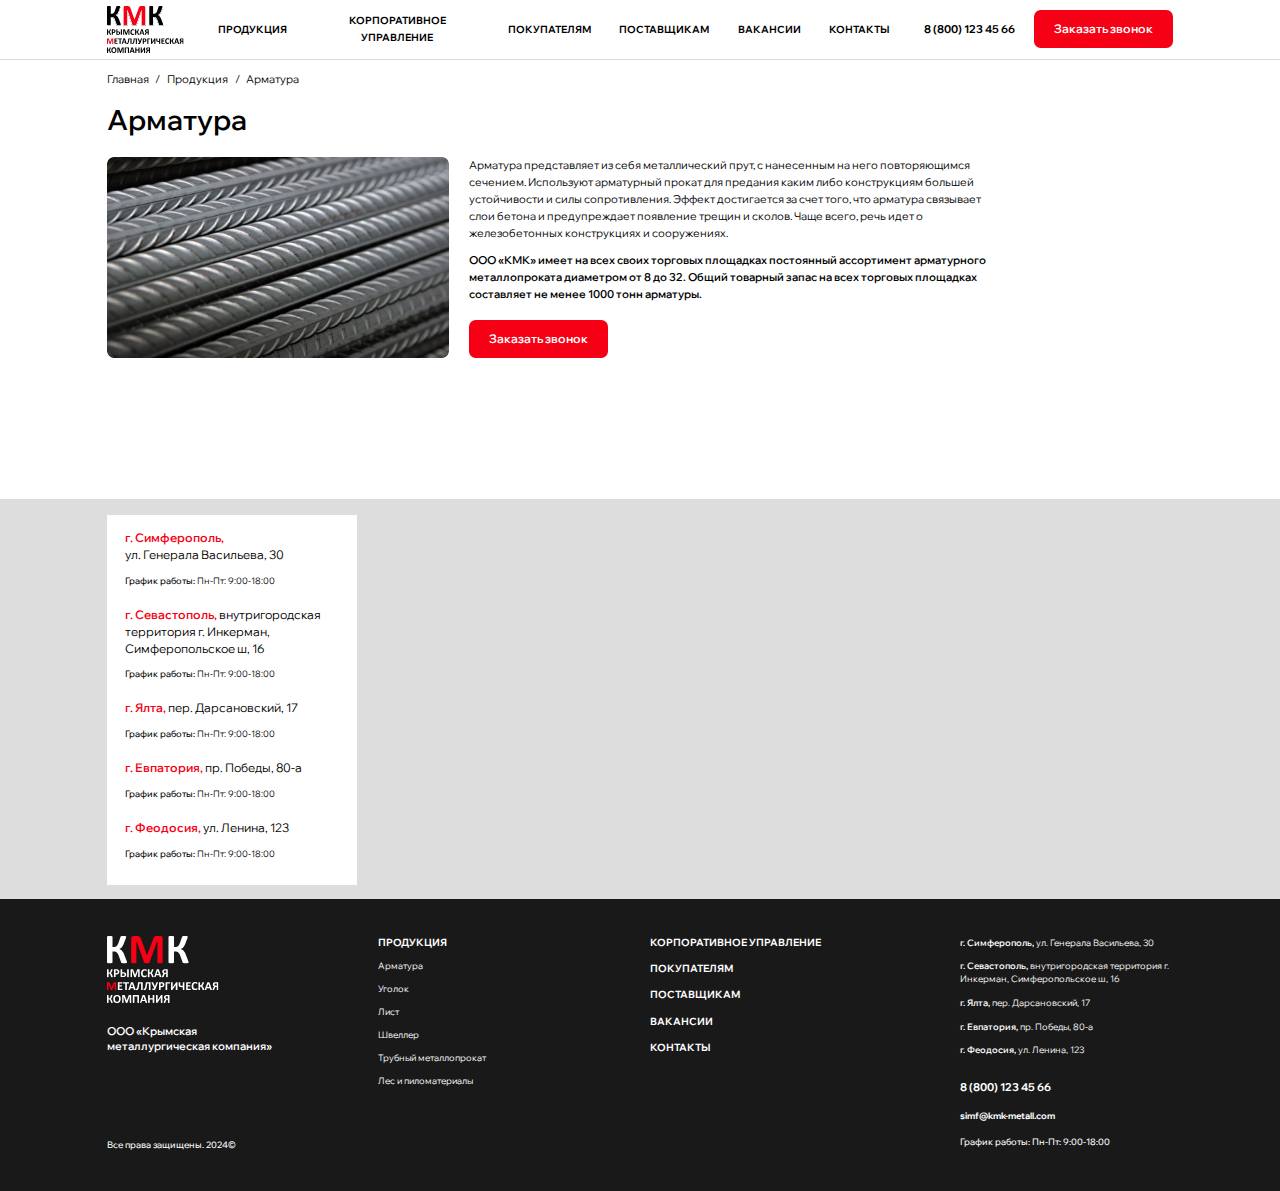
<file: card.html>
<!DOCTYPE html>
<!--[if lt IE 7]><html lang="ru" class="lt-ie9 lt-ie8 lt-ie7"><![endif]-->
<!--[if IE 7]><html lang="ru" class="lt-ie9 lt-ie8"><![endif]-->
<!--[if IE 8]><html lang="ru" class="lt-ie9"><![endif]-->
<!--[if gt IE 8]><!-->
<html lang="ru">
<!--<![endif]-->
<head>
	<meta charset="utf-8" />
	<title>Заголовок</title>
	<meta http-equiv="X-UA-Compatible" content="IE=edge" />
	<meta name="viewport" content="width=device-width, initial-scale=1, maximum-scale=1">
	<meta name="format-detection" content="telephone=no" />
	<link rel="shortcut icon" href="favicon.png" />
	<link rel="stylesheet" href="libs/bootstrap/bootstrap-grid.css" />
	<link rel="stylesheet" href="libs/fontawesome-free-5.12.0-web/css/all.min.css" />
	<link rel="stylesheet" href="libs/fancybox-master/dist/jquery.fancybox.min.css" />
	<link rel="stylesheet" href="libs/slick-1.5.9/slick/slick.css" />
	<link rel="stylesheet" href="libs/slick-1.5.9/slick/slick-theme.css" />
	<link rel="stylesheet" href="css/fonts.css" />
	<link rel="stylesheet" href="css/main.css?ver=1.1" />
	<link rel="stylesheet" href="css/media.css?ver=1.1" />
</head>
<body>

	<div class="wrapper wrapper_page">

		<header class="header default">
			<div class="container">
				<div class="header__top">
					<span class='sandwich'>
						<span class='sw-topper'></span>
						<span class='sw-bottom'></span>
						<span class='sw-footer'></span>
					</span>
					<a href="#" class="logo">
						<img src="img/logo_page.svg" alt="alt">
					</a>
					<ul class="menu">
						<li><a href="#">продукция</a></li>
						<li><a href="#">корпоративное управление</a></li>
						<li><a href="#">покупателям</a></li>
						<li><a href="#">поставщикам</a></li>
						<li><a href="#">вакансии</a></li>
						<li><a href="#">контакты</a></li>
					</ul>
					<a href="tel:88001234566" class="phone-main"><i class="fas fa-phone-alt"></i> 8 (800) 123 45 66</a>
					<a href="#callback" class="btn-main fancybox">Заказать звонок</a>
				</div>
			</div>
			<div class="menu-mobile">
				<ul class="menu">
					<li><a href="#">продукция</a></li>
					<li><a href="#">корпоративное управление</a></li>
					<li><a href="#">покупателям</a></li>
					<li><a href="#">поставщикам</a></li>
					<li><a href="#">вакансии</a></li>
					<li><a href="#">контакты</a></li>
				</ul>
				<div class="menu-mobile__bottom">
					<a href="tel:88001234566" class="phone-main"><i class="fas fa-phone-alt"></i> 8 (800) 123 45 66</a>
					<a href="#callback" class="btn-main fancybox">Заказать звонок</a>
				</div>
			</div>
			<div class="menu-overlay"></div>
		</header>

		<section class="page-card">
			<div class="container">
				<ul class="breadcrumbs">
					<li><a href="#">Главная</a></li>
					<li><a href="#">Продукция</a></li>
					<li>Арматура</li>
				</ul>
				<h1 class="title-section">Арматура</h1>
				<div class="row">
					<div class="col-lg-4">
						<a href="img/card1.jpg" class="image-card fancybox">
							<img src="img/card1.jpg" alt="alt">
						</a>
					</div>
					<div class="col-lg-6">
						<p>Арматура представляет из себя металлический прут, с нанесенным на него повторяющимся сечением. Используют арматурный прокат для предания каким либо конструкциям большей устойчивости и силы сопротивления. Эффект достигается за счет того, что арматура связывает слои бетона и предупреждает появление трещин и сколов. Чаще всего, речь идет о железобетонных конструкциях и сооружениях.</p>
						<p><strong>ООО «КМК» имеет на всех своих торговых площадках постоянный ассортимент арматурного металлопроката диаметром от 8 до 32. Общий товарный запас на всех торговых площадках составляет не менее 1000 тонн арматуры.</strong></p>
						<a href="#callback" class="btn-main fancybox">Заказать звонок</a>
					</div>
				</div>
			</div>
		</section>

		<section class="locations">
			<div class="container">
				<div class="locations-block">
					<div class="item-location location_1">
						<div class="item-location__title"><strong>г. Симферополь,</strong> <br>ул. Генерала Васильева, 30</div>
						<p><strong>График работы:</strong> Пн-Пт: 9:00-18:00</p>
					</div>
					<div class="item-location location_2">
						<div class="item-location__title"><strong>г. Севастополь,</strong> внутригородская территория г. Инкерман, Симферопольское ш, 16</div>
						<p><strong>График работы:</strong> Пн-Пт: 9:00-18:00</p>
					</div>
					<div class="item-location location_3">
						<div class="item-location__title"><strong>г. Ялта,</strong> пер. Дарсановский, 17</div>
						<p><strong>График работы:</strong> Пн-Пт: 9:00-18:00</p>
					</div>
					<div class="item-location location_4">
						<div class="item-location__title"><strong>г. Евпатория,</strong> пр. Победы, 80-а</div>
						<p><strong>График работы:</strong> Пн-Пт: 9:00-18:00</p>
					</div>
					<div class="item-location location_5">
						<div class="item-location__title"><strong>г. Феодосия,</strong> ул. Ленина, 123</div>
						<p><strong>График работы:</strong> Пн-Пт: 9:00-18:00</p>
					</div>
				</div>
			</div>
			<div id="map"></div>
		</section>

		<footer class="footer">
			<div class="container">
				<div class="row">
					<div class="col-lg-3">
						<div class="footer__logo">
							<a href="#" class="logo">
								<img src="img/logo.svg" alt="alt">
							</a>
							<div class="logo-descr">ООО «Крымская <br>металлургическая компания»</div>
						</div>
					</div>
					<div class="col-lg-3">
						<div class="footer__title">продукция  <i class="far fa-chevron-down"></i></div>
						<div class="footer__content">
							<ul class="footer__nav">
								<li><a href="#">Арматура</a></li>
								<li><a href="#">Уголок</a></li>
								<li><a href="#">Лист</a></li>
								<li><a href="#">Швеллер</a></li>
								<li><a href="#">Трубный металлопрокат</a></li>
								<li><a href="#">Лес и пиломатериалы</a></li>
							</ul>
						</div>
					</div>
					<div class="col-lg-3">
						<ul class="footer__nav footer__nav_big">
							<li><a href="#">корпоративное управление</a></li>
							<li><a href="#">покупателям</a></li>
							<li><a href="#">поставщикам</a></li>
							<li><a href="#">вакансии</a></li>
							<li><a href="#">контакты</a></li>
						</ul>
					</div>
					<div class="col-lg-3">
						<div class="footer__info">
							<div class="footer__contact"><strong>г. Симферополь,</strong> ул. Генерала Васильева, 30</div>
							<div class="footer__contact"><strong>г. Севастополь,</strong> внутригородская территория г. Инкерман, Симферопольское ш, 16</div>
							<div class="footer__contact"><strong>г. Ялта,</strong> пер. Дарсановский, 17</div>
							<div class="footer__contact"><strong>г. Евпатория,</strong> пр. Победы, 80-а</div>
							<div class="footer__contact"><strong>г. Феодосия,</strong> ул. Ленина, 123</div>
							<div class="footer__details">
								<p><a href="tel:88001234566" class="footer__phone">8 (800) 123 45 66</a></p>
								<p><a href="mailto:simf@kmk-metall.com"><strong>simf@kmk-metall.com</strong></a></p>
								<p>График работы: Пн-Пт: 9:00-18:00</p>
							</div>
						</div>
					</div>
				</div>
				<div class="copyright">Все права защищены. 2024©</div>
			</div>
		</footer>
		
	</div>

	<div id="callback" class="modal-block">
		<div class="form-page">
			<div class="title-form">Обратный звонок</div>
			<div class="descr-form">Заполните форму и наш менеджер свяжется с вами в течение  15 минут</div>
			<form>
				<div class="item-form">
					<input type="text" placeholder="Имя" required="required">
				</div>
				<div class="item-form">
					<input type="tel" placeholder="Телефон" class="input-phone" inputmode="numeric" required="required">
				</div>
				<input type="submit" class="btn-main" value="Отправить">
				<div class="checkbox">
					<label>
						<input type="checkbox" required="required" checked="checked" />
						<span>Согласие на обработку персональных данных</span>
					</label>
				</div>
			</form>
		</div>
	</div>

	<!--[if lt IE 9]>
	<script src="libs/html5shiv/es5-shim.min.js"></script>
	<script src="libs/html5shiv/html5shiv.min.js"></script>
	<script src="libs/html5shiv/html5shiv-printshiv.min.js"></script>
	<script src="libs/respond/respond.min.js"></script>
	<![endif]-->
	<script src="libs/jquery/jquery-3.6.0.min.js"></script>
	<script src="libs/jquery-mousewheel/jquery.mousewheel.min.js"></script>
	<script src="libs/fancybox-master/dist/jquery.fancybox.min.js"></script>
	<script src="libs/slick-1.5.9/slick/slick.min.js"></script>
	<script src="libs/scroll2id/PageScroll2id.min.js"></script>
	<script src="libs/mask/jquery.maskedinput.js"></script>
	<script src="libs/jQueryFormStyler-master/jquery.formstyler.min.js"></script>
	<script src="js/common.js?ver=1.1"></script>
    <script src="https://api-maps.yandex.ru/2.1/?lang=ru_RU"></script>
	<script>
	$(document).ready(function () {
    ymaps.ready(init);

    function init() {
        var myMap = new ymaps.Map('map', {
            center: [44.937494, 34.076593],
            zoom: 9
        }, {
            searchControlProvider: 'yandex#search'
        });

        var locations = [
            { coords: [44.937494, 34.076593], className: 'location_1' },
            { coords: [44.616495, 33.525135], className: 'location_2' },
            { coords: [44.507572, 34.152689], className: 'location_3' },
            { coords: [45.219098, 33.344861], className: 'location_4' },
            { coords: [45.021411, 35.395086], className: 'location_5' }
        ];

        locations.forEach(function (location, index) {
            var placemark = new ymaps.Placemark(location.coords, {}, {
                iconLayout: 'default#image',
                iconImageHref: 'img/pin.svg',
                iconImageSize: [45, 61],
                iconImageOffset: [-22, -61],
                balloonOffset: [0, -61],
                hideIconOnBalloonOpen: false,
            });

            myMap.geoObjects.add(placemark);

            $("." + location.className).click(function () {
                myMap.setCenter(location.coords);
            });
        });
 
        myMap.controls.remove('searchControl');
        myMap.behaviors.disable('scrollZoom');
    }
});
	</script>
	<!-- Yandex.Metrika counter --><!-- /Yandex.Metrika counter -->
	<!-- Google Analytics counter --><!-- /Google Analytics counter -->
</body>
</html>
</file>
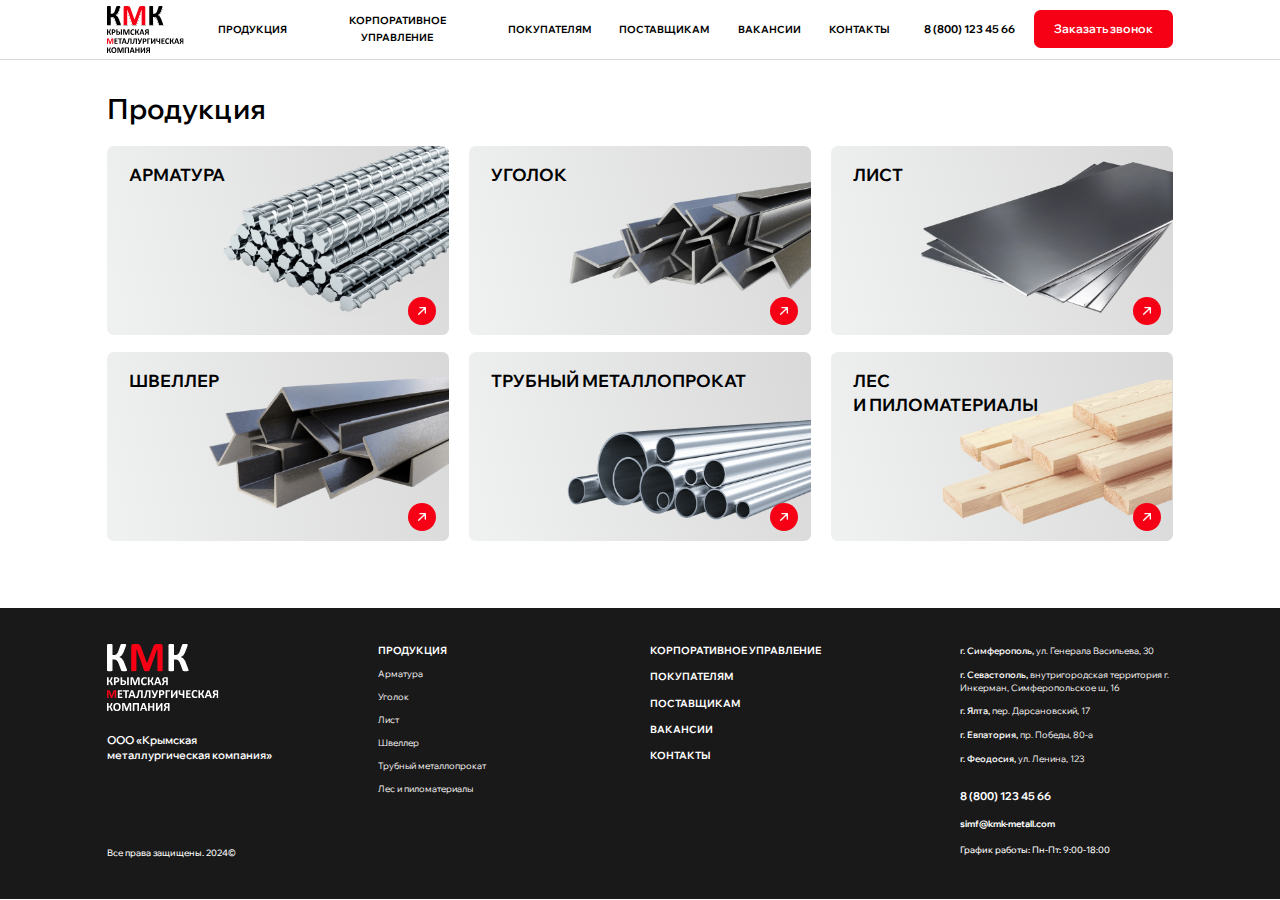
<file: catalog.html>
<!DOCTYPE html>
<!--[if lt IE 7]><html lang="ru" class="lt-ie9 lt-ie8 lt-ie7"><![endif]-->
<!--[if IE 7]><html lang="ru" class="lt-ie9 lt-ie8"><![endif]-->
<!--[if IE 8]><html lang="ru" class="lt-ie9"><![endif]-->
<!--[if gt IE 8]><!-->
<html lang="ru">
<!--<![endif]-->
<head>
	<meta charset="utf-8" />
	<title>Заголовок</title>
	<meta http-equiv="X-UA-Compatible" content="IE=edge" />
	<meta name="viewport" content="width=device-width, initial-scale=1, maximum-scale=1">
	<meta name="format-detection" content="telephone=no" />
	<link rel="shortcut icon" href="favicon.png" />
	<link rel="stylesheet" href="libs/bootstrap/bootstrap-grid.css" />
	<link rel="stylesheet" href="libs/fontawesome-free-5.12.0-web/css/all.min.css" />
	<link rel="stylesheet" href="libs/fancybox-master/dist/jquery.fancybox.min.css" />
	<link rel="stylesheet" href="libs/slick-1.5.9/slick/slick.css" />
	<link rel="stylesheet" href="libs/slick-1.5.9/slick/slick-theme.css" />
	<link rel="stylesheet" href="css/fonts.css" />
	<link rel="stylesheet" href="css/main.css?ver=1.1" />
	<link rel="stylesheet" href="css/media.css?ver=1.1" />
</head>
<body>

	<div class="wrapper wrapper_page">

		<header class="header default">
			<div class="container">
				<div class="header__top">
					<span class='sandwich'>
						<span class='sw-topper'></span>
						<span class='sw-bottom'></span>
						<span class='sw-footer'></span>
					</span>
					<a href="#" class="logo">
						<img src="img/logo_page.svg" alt="alt">
					</a>
					<ul class="menu">
						<li><a href="#">продукция</a></li>
						<li><a href="#">корпоративное управление</a></li>
						<li><a href="#">покупателям</a></li>
						<li><a href="#">поставщикам</a></li>
						<li><a href="#">вакансии</a></li>
						<li><a href="#">контакты</a></li>
					</ul>
					<a href="tel:88001234566" class="phone-main"><i class="fas fa-phone-alt"></i> 8 (800) 123 45 66</a>
					<a href="#callback" class="btn-main fancybox">Заказать звонок</a>
				</div>
			</div>
			<div class="menu-mobile">
				<ul class="menu">
					<li><a href="#">продукция</a></li>
					<li><a href="#">корпоративное управление</a></li>
					<li><a href="#">покупателям</a></li>
					<li><a href="#">поставщикам</a></li>
					<li><a href="#">вакансии</a></li>
					<li><a href="#">контакты</a></li>
				</ul>
				<div class="menu-mobile__bottom">
					<a href="tel:88001234566" class="phone-main"><i class="fas fa-phone-alt"></i> 8 (800) 123 45 66</a>
					<a href="#callback" class="btn-main fancybox">Заказать звонок</a>
				</div>
			</div>
			<div class="menu-overlay"></div>
		</header>

		<section class="categories categories_page">
			<div class="container">
				<h2 class="title-section">Продукция</h2>
				<div class="row row_main">
					<div class="col-lg-4 col-6">
						<a href="#" class="item-category">
							<span class="item-category__title">Арматура</span>
							<span class="item-category__image">
								<img src="img/category1.png" alt="alt">
							</span>
							<span class="btn-arrow"></span>
						</a>
					</div>
					<div class="col-lg-4 col-6">
						<a href="#" class="item-category">
							<span class="item-category__title">Уголок</span>
							<span class="item-category__image">
								<img src="img/category2.png" alt="alt">
							</span>
							<span class="btn-arrow"></span>
						</a>
					</div>
					<div class="col-lg-4 col-6">
						<a href="#" class="item-category">
							<span class="item-category__title">Лист</span>
							<span class="item-category__image">
								<img src="img/category3.png" alt="alt">
							</span>
							<span class="btn-arrow"></span>
						</a>
					</div>
					<div class="col-lg-4 col-6">
						<a href="#" class="item-category">
							<span class="item-category__title">Швеллер</span>
							<span class="item-category__image">
								<img src="img/category4.png" alt="alt">
							</span>
							<span class="btn-arrow"></span>
						</a>
					</div>
					<div class="col-lg-4 col-6">
						<a href="#" class="item-category">
							<span class="item-category__title">Трубный металлопрокат</span>
							<span class="item-category__image">
								<img src="img/category5.png" alt="alt">
							</span>
							<span class="btn-arrow"></span>
						</a>
					</div>
					<div class="col-lg-4 col-6">
						<a href="#" class="item-category">
							<span class="item-category__title">Лес <br>и пиломатериалы</span>
							<span class="item-category__image">
								<img src="img/category6.png" alt="alt">
							</span>
							<span class="btn-arrow"></span>
						</a>
					</div>
				</div>
			</div>
		</section>

		<footer class="footer">
			<div class="container">
				<div class="row">
					<div class="col-lg-3">
						<div class="footer__logo">
							<a href="#" class="logo">
								<img src="img/logo.svg" alt="alt">
							</a>
							<div class="logo-descr">ООО «Крымская <br>металлургическая компания»</div>
						</div>
					</div>
					<div class="col-lg-3">
						<div class="footer__title">продукция  <i class="far fa-chevron-down"></i></div>
						<div class="footer__content">
							<ul class="footer__nav">
								<li><a href="#">Арматура</a></li>
								<li><a href="#">Уголок</a></li>
								<li><a href="#">Лист</a></li>
								<li><a href="#">Швеллер</a></li>
								<li><a href="#">Трубный металлопрокат</a></li>
								<li><a href="#">Лес и пиломатериалы</a></li>
							</ul>
						</div>
					</div>
					<div class="col-lg-3">
						<ul class="footer__nav footer__nav_big">
							<li><a href="#">корпоративное управление</a></li>
							<li><a href="#">покупателям</a></li>
							<li><a href="#">поставщикам</a></li>
							<li><a href="#">вакансии</a></li>
							<li><a href="#">контакты</a></li>
						</ul>
					</div>
					<div class="col-lg-3">
						<div class="footer__info">
							<div class="footer__contact"><strong>г. Симферополь,</strong> ул. Генерала Васильева, 30</div>
							<div class="footer__contact"><strong>г. Севастополь,</strong> внутригородская территория г. Инкерман, Симферопольское ш, 16</div>
							<div class="footer__contact"><strong>г. Ялта,</strong> пер. Дарсановский, 17</div>
							<div class="footer__contact"><strong>г. Евпатория,</strong> пр. Победы, 80-а</div>
							<div class="footer__contact"><strong>г. Феодосия,</strong> ул. Ленина, 123</div>
							<div class="footer__details">
								<p><a href="tel:88001234566" class="footer__phone">8 (800) 123 45 66</a></p>
								<p><a href="mailto:simf@kmk-metall.com"><strong>simf@kmk-metall.com</strong></a></p>
								<p>График работы: Пн-Пт: 9:00-18:00</p>
							</div>
						</div>
					</div>
				</div>
				<div class="copyright">Все права защищены. 2024©</div>
			</div>
		</footer>
		
	</div> 

	<div id="callback" class="modal-block">
		<div class="form-page">
			<div class="title-form">Обратный звонок</div>
			<div class="descr-form">Заполните форму и наш менеджер свяжется с вами в течение  15 минут</div>
			<form>
				<div class="item-form">
					<input type="text" placeholder="Имя" required="required">
				</div>
				<div class="item-form">
					<input type="tel" placeholder="Телефон" class="input-phone" inputmode="numeric" required="required">
				</div>
				<input type="submit" class="btn-main" value="Отправить">
				<div class="checkbox">
					<label>
						<input type="checkbox" required="required" checked="checked" />
						<span>Согласие на обработку персональных данных</span>
					</label>
				</div>
			</form>
		</div>
	</div>

	<!--[if lt IE 9]>
	<script src="libs/html5shiv/es5-shim.min.js"></script>
	<script src="libs/html5shiv/html5shiv.min.js"></script>
	<script src="libs/html5shiv/html5shiv-printshiv.min.js"></script>
	<script src="libs/respond/respond.min.js"></script>
	<![endif]-->
	<script src="libs/jquery/jquery-3.6.0.min.js"></script>
	<script src="libs/jquery-mousewheel/jquery.mousewheel.min.js"></script>
	<script src="libs/fancybox-master/dist/jquery.fancybox.min.js"></script>
	<script src="libs/slick-1.5.9/slick/slick.min.js"></script>
	<script src="libs/scroll2id/PageScroll2id.min.js"></script>
	<script src="libs/mask/jquery.maskedinput.js"></script>
	<script src="libs/jQueryFormStyler-master/jquery.formstyler.min.js"></script>
	<script src="js/common.js?ver=1.1"></script>
	<!-- Yandex.Metrika counter --><!-- /Yandex.Metrika counter -->
	<!-- Google Analytics counter --><!-- /Google Analytics counter -->
</body>
</html>
</file>
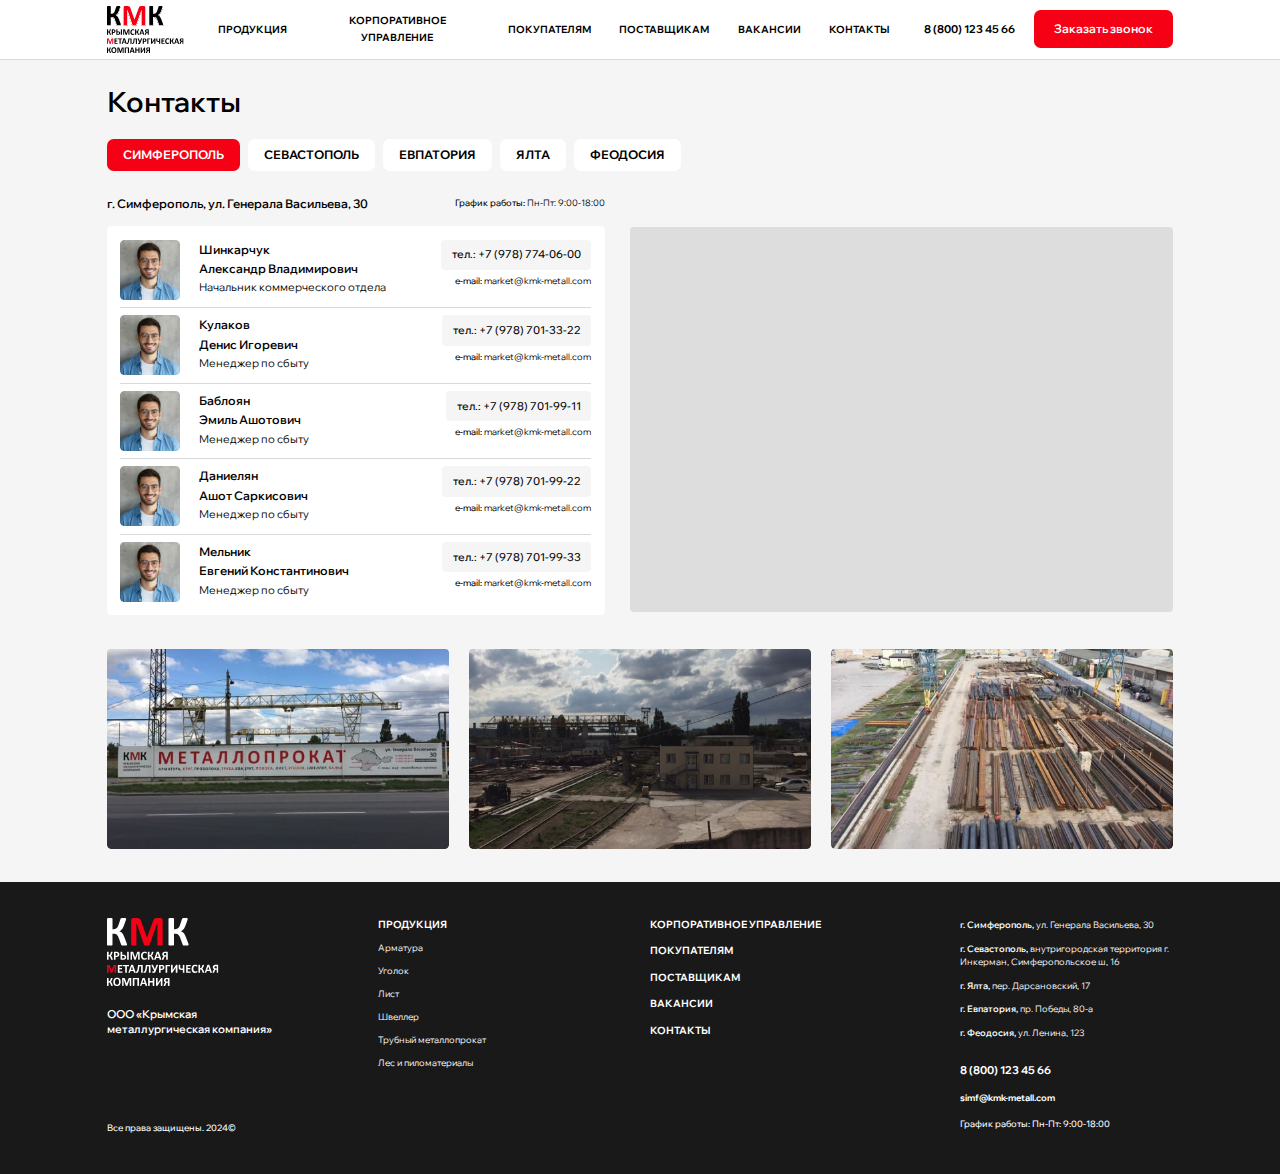
<file: contacts.html>
<!DOCTYPE html>
<!--[if lt IE 7]><html lang="ru" class="lt-ie9 lt-ie8 lt-ie7"><![endif]-->
<!--[if IE 7]><html lang="ru" class="lt-ie9 lt-ie8"><![endif]-->
<!--[if IE 8]><html lang="ru" class="lt-ie9"><![endif]-->
<!--[if gt IE 8]><!-->
<html lang="ru">
<!--<![endif]-->
<head>
	<meta charset="utf-8" />
	<title>Заголовок</title>
	<meta http-equiv="X-UA-Compatible" content="IE=edge" />
	<meta name="viewport" content="width=device-width, initial-scale=1, maximum-scale=1">
	<meta name="format-detection" content="telephone=no" />
	<link rel="shortcut icon" href="favicon.png" />
	<link rel="stylesheet" href="libs/bootstrap/bootstrap-grid.css" />
	<link rel="stylesheet" href="libs/fontawesome-free-5.12.0-web/css/all.min.css" />
	<link rel="stylesheet" href="libs/fancybox-master/dist/jquery.fancybox.min.css" />
	<link rel="stylesheet" href="libs/slick-1.5.9/slick/slick.css" />
	<link rel="stylesheet" href="libs/slick-1.5.9/slick/slick-theme.css" />
	<link rel="stylesheet" href="css/fonts.css" />
	<link rel="stylesheet" href="css/main.css?ver=1.1" />
	<link rel="stylesheet" href="css/media.css?ver=1.1" />
</head>
<body>

	<div class="wrapper wrapper_page">

		<header class="header default">
			<div class="container">
				<div class="header__top">
					<span class='sandwich'>
						<span class='sw-topper'></span>
						<span class='sw-bottom'></span>
						<span class='sw-footer'></span>
					</span>
					<a href="#" class="logo">
						<img src="img/logo_page.svg" alt="alt">
					</a>
					<ul class="menu">
						<li><a href="#">продукция</a></li>
						<li><a href="#">корпоративное управление</a></li>
						<li><a href="#">покупателям</a></li>
						<li><a href="#">поставщикам</a></li>
						<li><a href="#">вакансии</a></li>
						<li><a href="#">контакты</a></li>
					</ul>
					<a href="tel:88001234566" class="phone-main"><i class="fas fa-phone-alt"></i> 8 (800) 123 45 66</a>
					<a href="#callback" class="btn-main fancybox">Заказать звонок</a>
				</div>
			</div>
			<div class="menu-mobile">
				<ul class="menu">
					<li><a href="#">продукция</a></li>
					<li><a href="#">корпоративное управление</a></li>
					<li><a href="#">покупателям</a></li>
					<li><a href="#">поставщикам</a></li>
					<li><a href="#">вакансии</a></li>
					<li><a href="#">контакты</a></li>
				</ul>
				<div class="menu-mobile__bottom">
					<a href="tel:88001234566" class="phone-main"><i class="fas fa-phone-alt"></i> 8 (800) 123 45 66</a>
					<a href="#callback" class="btn-main fancybox">Заказать звонок</a>
				</div>
			</div>
			<div class="menu-overlay"></div>
		</header>

		<section class="contacts contacts_page">
			<div class="container">
				<h2 class="title-section">Контакты</h2>
				<ul class="tabs-contacts">
					<li class="active"><a href="#tab_contact1" class="location_1">Симферополь</a></li>
					<li><a href="#tab_contact2" class="location_2">Севастополь</a></li>
					<li><a href="#tab_contact3" class="location_3">евпатория</a></li>
					<li><a href="#tab_contact4" class="location_4">ялта</a></li>
					<li><a href="#tab_contact5" class="location_5">феодосия</a></li>
				</ul>
				<div class="row">
					<div class="col-lg-6">
						<div class="tab-container-contacts">
							<div class="tab-pane-contacts" id="tab_contact1">
								<div class="contacts__head">
									<div class="title-small">г. Симферополь, ул. Генерала Васильева, 30</div>
									<div class="contacts__time"><strong>График работы:</strong> Пн-Пт: 9:00-18:00</div>
								</div>
								<div class="contact-wrap">
									<div class="item-contact">
										<div class="item-contact__image">
											<img src="img/user_contact1.jpg" alt="alt">
										</div>
										<div class="item-contact__info">
											<div class="title-small">Шинкарчук <br>Александр Владимирович</div>
											<p>Начальник коммерческого отдела</p>
										</div>
										<div class="item-contact__details">
											<a href="tel:+79787740600" class="phone-contact">тел.: <strong>+7 (978) 774-06-00</strong></a>
											<p><strong>e-mail:</strong> <a href="mailto:market@kmk-metall.com">market@kmk-metall.com</a></p>
										</div>
									</div>
									<div class="item-contact">
										<div class="item-contact__image">
											<img src="img/user_contact1.jpg" alt="alt">
										</div>
										<div class="item-contact__info">
											<div class="title-small">Кулаков <br>Денис Игоревич</div>
											<p>Менеджер по сбыту</p>
										</div>
										<div class="item-contact__details">
											<a href="tel:+79787013322" class="phone-contact">тел.: <strong>+7 (978) 701-33-22</strong></a>
											<p><strong>e-mail:</strong> <a href="mailto:market@kmk-metall.com">market@kmk-metall.com</a></p>
										</div>
									</div>
									<div class="item-contact">
										<div class="item-contact__image">
											<img src="img/user_contact1.jpg" alt="alt">
										</div>
										<div class="item-contact__info">
											<div class="title-small">Баблоян <br>Эмиль Ашотович</div>
											<p>Менеджер по сбыту</p>
										</div>
										<div class="item-contact__details">
											<a href="tel:+79787019911" class="phone-contact">тел.: <strong>+7 (978) 701-99-11</strong></a>
											<p><strong>e-mail:</strong> <a href="mailto:market@kmk-metall.com">market@kmk-metall.com</a></p>
										</div>
									</div>
									<div class="item-contact">
										<div class="item-contact__image">
											<img src="img/user_contact1.jpg" alt="alt">
										</div>
										<div class="item-contact__info">
											<div class="title-small">Даниелян <br>Ашот Саркисович</div>
											<p>Менеджер по сбыту</p>
										</div>
										<div class="item-contact__details">
											<a href="tel:+79787019922" class="phone-contact">тел.: <strong>+7 (978) 701-99-22</strong></a>
											<p><strong>e-mail:</strong> <a href="mailto:market@kmk-metall.com">market@kmk-metall.com</a></p>
										</div>
									</div>
									<div class="item-contact">
										<div class="item-contact__image">
											<img src="img/user_contact1.jpg" alt="alt">
										</div>
										<div class="item-contact__info">
											<div class="title-small">Мельник <br>Евгений Константинович</div>
											<p>Менеджер по сбыту</p>
										</div>
										<div class="item-contact__details">
											<a href="tel:+79787019933" class="phone-contact">тел.: <strong>+7 (978) 701-99-33</strong></a>
											<p><strong>e-mail:</strong> <a href="mailto:market@kmk-metall.com">market@kmk-metall.com</a></p>
										</div>
									</div>
								</div>
							</div>
							<div class="tab-pane-contacts" id="tab_contact2">
								<div class="contacts__head">
									<div class="title-small">г. Симферополь, ул. Генерала Васильева, 30</div>
									<div class="contacts__time"><strong>График работы:</strong> Пн-Пт: 9:00-18:00</div>
								</div>
								<div class="contact-wrap">
									<div class="item-contact">
										<div class="item-contact__image">
											<img src="img/user_contact1.jpg" alt="alt">
										</div>
										<div class="item-contact__info">
											<div class="title-small">Шинкарчук <br>Александр Владимирович</div>
											<p>Начальник коммерческого отдела</p>
										</div>
										<div class="item-contact__details">
											<a href="tel:+79787740600" class="phone-contact">тел.: <strong>+7 (978) 774-06-00</strong></a>
											<p><strong>e-mail:</strong> <a href="mailto:market@kmk-metall.com">market@kmk-metall.com</a></p>
										</div>
									</div>
									<div class="item-contact">
										<div class="item-contact__image">
											<img src="img/user_contact1.jpg" alt="alt">
										</div>
										<div class="item-contact__info">
											<div class="title-small">Кулаков <br>Денис Игоревич</div>
											<p>Менеджер по сбыту</p>
										</div>
										<div class="item-contact__details">
											<a href="tel:+79787013322" class="phone-contact">тел.: <strong>+7 (978) 701-33-22</strong></a>
											<p><strong>e-mail:</strong> <a href="mailto:market@kmk-metall.com">market@kmk-metall.com</a></p>
										</div>
									</div>
									<div class="item-contact">
										<div class="item-contact__image">
											<img src="img/user_contact1.jpg" alt="alt">
										</div>
										<div class="item-contact__info">
											<div class="title-small">Баблоян <br>Эмиль Ашотович</div>
											<p>Менеджер по сбыту</p>
										</div>
										<div class="item-contact__details">
											<a href="tel:+79787019911" class="phone-contact">тел.: <strong>+7 (978) 701-99-11</strong></a>
											<p><strong>e-mail:</strong> <a href="mailto:market@kmk-metall.com">market@kmk-metall.com</a></p>
										</div>
									</div>
									<div class="item-contact">
										<div class="item-contact__image">
											<img src="img/user_contact1.jpg" alt="alt">
										</div>
										<div class="item-contact__info">
											<div class="title-small">Даниелян <br>Ашот Саркисович</div>
											<p>Менеджер по сбыту</p>
										</div>
										<div class="item-contact__details">
											<a href="tel:+79787019922" class="phone-contact">тел.: <strong>+7 (978) 701-99-22</strong></a>
											<p><strong>e-mail:</strong> <a href="mailto:market@kmk-metall.com">market@kmk-metall.com</a></p>
										</div>
									</div>
									<div class="item-contact">
										<div class="item-contact__image">
											<img src="img/user_contact1.jpg" alt="alt">
										</div>
										<div class="item-contact__info">
											<div class="title-small">Мельник <br>Евгений Константинович</div>
											<p>Менеджер по сбыту</p>
										</div>
										<div class="item-contact__details">
											<a href="tel:+79787019933" class="phone-contact">тел.: <strong>+7 (978) 701-99-33</strong></a>
											<p><strong>e-mail:</strong> <a href="mailto:market@kmk-metall.com">market@kmk-metall.com</a></p>
										</div>
									</div>
								</div>
							</div>
							<div class="tab-pane-contacts" id="tab_contact3">
								<div class="contacts__head">
									<div class="title-small">г. Симферополь, ул. Генерала Васильева, 30</div>
									<div class="contacts__time"><strong>График работы:</strong> Пн-Пт: 9:00-18:00</div>
								</div>
								<div class="contact-wrap">
									<div class="item-contact">
										<div class="item-contact__image">
											<img src="img/user_contact1.jpg" alt="alt">
										</div>
										<div class="item-contact__info">
											<div class="title-small">Шинкарчук <br>Александр Владимирович</div>
											<p>Начальник коммерческого отдела</p>
										</div>
										<div class="item-contact__details">
											<a href="tel:+79787740600" class="phone-contact">тел.: <strong>+7 (978) 774-06-00</strong></a>
											<p><strong>e-mail:</strong> <a href="mailto:market@kmk-metall.com">market@kmk-metall.com</a></p>
										</div>
									</div>
									<div class="item-contact">
										<div class="item-contact__image">
											<img src="img/user_contact1.jpg" alt="alt">
										</div>
										<div class="item-contact__info">
											<div class="title-small">Кулаков <br>Денис Игоревич</div>
											<p>Менеджер по сбыту</p>
										</div>
										<div class="item-contact__details">
											<a href="tel:+79787013322" class="phone-contact">тел.: <strong>+7 (978) 701-33-22</strong></a>
											<p><strong>e-mail:</strong> <a href="mailto:market@kmk-metall.com">market@kmk-metall.com</a></p>
										</div>
									</div>
									<div class="item-contact">
										<div class="item-contact__image">
											<img src="img/user_contact1.jpg" alt="alt">
										</div>
										<div class="item-contact__info">
											<div class="title-small">Баблоян <br>Эмиль Ашотович</div>
											<p>Менеджер по сбыту</p>
										</div>
										<div class="item-contact__details">
											<a href="tel:+79787019911" class="phone-contact">тел.: <strong>+7 (978) 701-99-11</strong></a>
											<p><strong>e-mail:</strong> <a href="mailto:market@kmk-metall.com">market@kmk-metall.com</a></p>
										</div>
									</div>
									<div class="item-contact">
										<div class="item-contact__image">
											<img src="img/user_contact1.jpg" alt="alt">
										</div>
										<div class="item-contact__info">
											<div class="title-small">Даниелян <br>Ашот Саркисович</div>
											<p>Менеджер по сбыту</p>
										</div>
										<div class="item-contact__details">
											<a href="tel:+79787019922" class="phone-contact">тел.: <strong>+7 (978) 701-99-22</strong></a>
											<p><strong>e-mail:</strong> <a href="mailto:market@kmk-metall.com">market@kmk-metall.com</a></p>
										</div>
									</div>
									<div class="item-contact">
										<div class="item-contact__image">
											<img src="img/user_contact1.jpg" alt="alt">
										</div>
										<div class="item-contact__info">
											<div class="title-small">Мельник <br>Евгений Константинович</div>
											<p>Менеджер по сбыту</p>
										</div>
										<div class="item-contact__details">
											<a href="tel:+79787019933" class="phone-contact">тел.: <strong>+7 (978) 701-99-33</strong></a>
											<p><strong>e-mail:</strong> <a href="mailto:market@kmk-metall.com">market@kmk-metall.com</a></p>
										</div>
									</div>
								</div>
							</div>
							<div class="tab-pane-contacts" id="tab_contact4">
								<div class="contacts__head">
									<div class="title-small">г. Симферополь, ул. Генерала Васильева, 30</div>
									<div class="contacts__time"><strong>График работы:</strong> Пн-Пт: 9:00-18:00</div>
								</div>
								<div class="contact-wrap">
									<div class="item-contact">
										<div class="item-contact__image">
											<img src="img/user_contact1.jpg" alt="alt">
										</div>
										<div class="item-contact__info">
											<div class="title-small">Шинкарчук <br>Александр Владимирович</div>
											<p>Начальник коммерческого отдела</p>
										</div>
										<div class="item-contact__details">
											<a href="tel:+79787740600" class="phone-contact">тел.: <strong>+7 (978) 774-06-00</strong></a>
											<p><strong>e-mail:</strong> <a href="mailto:market@kmk-metall.com">market@kmk-metall.com</a></p>
										</div>
									</div>
									<div class="item-contact">
										<div class="item-contact__image">
											<img src="img/user_contact1.jpg" alt="alt">
										</div>
										<div class="item-contact__info">
											<div class="title-small">Кулаков <br>Денис Игоревич</div>
											<p>Менеджер по сбыту</p>
										</div>
										<div class="item-contact__details">
											<a href="tel:+79787013322" class="phone-contact">тел.: <strong>+7 (978) 701-33-22</strong></a>
											<p><strong>e-mail:</strong> <a href="mailto:market@kmk-metall.com">market@kmk-metall.com</a></p>
										</div>
									</div>
									<div class="item-contact">
										<div class="item-contact__image">
											<img src="img/user_contact1.jpg" alt="alt">
										</div>
										<div class="item-contact__info">
											<div class="title-small">Баблоян <br>Эмиль Ашотович</div>
											<p>Менеджер по сбыту</p>
										</div>
										<div class="item-contact__details">
											<a href="tel:+79787019911" class="phone-contact">тел.: <strong>+7 (978) 701-99-11</strong></a>
											<p><strong>e-mail:</strong> <a href="mailto:market@kmk-metall.com">market@kmk-metall.com</a></p>
										</div>
									</div>
									<div class="item-contact">
										<div class="item-contact__image">
											<img src="img/user_contact1.jpg" alt="alt">
										</div>
										<div class="item-contact__info">
											<div class="title-small">Даниелян <br>Ашот Саркисович</div>
											<p>Менеджер по сбыту</p>
										</div>
										<div class="item-contact__details">
											<a href="tel:+79787019922" class="phone-contact">тел.: <strong>+7 (978) 701-99-22</strong></a>
											<p><strong>e-mail:</strong> <a href="mailto:market@kmk-metall.com">market@kmk-metall.com</a></p>
										</div>
									</div>
									<div class="item-contact">
										<div class="item-contact__image">
											<img src="img/user_contact1.jpg" alt="alt">
										</div>
										<div class="item-contact__info">
											<div class="title-small">Мельник <br>Евгений Константинович</div>
											<p>Менеджер по сбыту</p>
										</div>
										<div class="item-contact__details">
											<a href="tel:+79787019933" class="phone-contact">тел.: <strong>+7 (978) 701-99-33</strong></a>
											<p><strong>e-mail:</strong> <a href="mailto:market@kmk-metall.com">market@kmk-metall.com</a></p>
										</div>
									</div>
								</div>
							</div>
							<div class="tab-pane-contacts" id="tab_contact5">
								<div class="contacts__head">
									<div class="title-small">г. Симферополь, ул. Генерала Васильева, 30</div>
									<div class="contacts__time"><strong>График работы:</strong> Пн-Пт: 9:00-18:00</div>
								</div>
								<div class="contact-wrap">
									<div class="item-contact">
										<div class="item-contact__image">
											<img src="img/user_contact1.jpg" alt="alt">
										</div>
										<div class="item-contact__info">
											<div class="title-small">Шинкарчук <br>Александр Владимирович</div>
											<p>Начальник коммерческого отдела</p>
										</div>
										<div class="item-contact__details">
											<a href="tel:+79787740600" class="phone-contact">тел.: <strong>+7 (978) 774-06-00</strong></a>
											<p><strong>e-mail:</strong> <a href="mailto:market@kmk-metall.com">market@kmk-metall.com</a></p>
										</div>
									</div>
									<div class="item-contact">
										<div class="item-contact__image">
											<img src="img/user_contact1.jpg" alt="alt">
										</div>
										<div class="item-contact__info">
											<div class="title-small">Кулаков <br>Денис Игоревич</div>
											<p>Менеджер по сбыту</p>
										</div>
										<div class="item-contact__details">
											<a href="tel:+79787013322" class="phone-contact">тел.: <strong>+7 (978) 701-33-22</strong></a>
											<p><strong>e-mail:</strong> <a href="mailto:market@kmk-metall.com">market@kmk-metall.com</a></p>
										</div>
									</div>
									<div class="item-contact">
										<div class="item-contact__image">
											<img src="img/user_contact1.jpg" alt="alt">
										</div>
										<div class="item-contact__info">
											<div class="title-small">Баблоян <br>Эмиль Ашотович</div>
											<p>Менеджер по сбыту</p>
										</div>
										<div class="item-contact__details">
											<a href="tel:+79787019911" class="phone-contact">тел.: <strong>+7 (978) 701-99-11</strong></a>
											<p><strong>e-mail:</strong> <a href="mailto:market@kmk-metall.com">market@kmk-metall.com</a></p>
										</div>
									</div>
									<div class="item-contact">
										<div class="item-contact__image">
											<img src="img/user_contact1.jpg" alt="alt">
										</div>
										<div class="item-contact__info">
											<div class="title-small">Даниелян <br>Ашот Саркисович</div>
											<p>Менеджер по сбыту</p>
										</div>
										<div class="item-contact__details">
											<a href="tel:+79787019922" class="phone-contact">тел.: <strong>+7 (978) 701-99-22</strong></a>
											<p><strong>e-mail:</strong> <a href="mailto:market@kmk-metall.com">market@kmk-metall.com</a></p>
										</div>
									</div>
									<div class="item-contact">
										<div class="item-contact__image">
											<img src="img/user_contact1.jpg" alt="alt">
										</div>
										<div class="item-contact__info">
											<div class="title-small">Мельник <br>Евгений Константинович</div>
											<p>Менеджер по сбыту</p>
										</div>
										<div class="item-contact__details">
											<a href="tel:+79787019933" class="phone-contact">тел.: <strong>+7 (978) 701-99-33</strong></a>
											<p><strong>e-mail:</strong> <a href="mailto:market@kmk-metall.com">market@kmk-metall.com</a></p>
										</div>
									</div>
								</div>
							</div>
						</div>
					</div>
					<div class="col-lg-6">
						<div id="map"></div>
					</div>
				</div>
				<div class="row row_main">
					<div class="col-lg-4">
						<a href="img/gallery_photo1.jpg" class="gallery-photo fancybox" data-fancybox="gallery">
							<img src="img/gallery_photo1.jpg" alt="alt">
						</a>
					</div>
					<div class="col-lg-4">
						<a href="img/gallery_photo2.jpg" class="gallery-photo fancybox" data-fancybox="gallery">
							<img src="img/gallery_photo2.jpg" alt="alt">
						</a>
					</div>
					<div class="col-lg-4">
						<a href="img/gallery_photo3.jpg" class="gallery-photo fancybox" data-fancybox="gallery">
							<img src="img/gallery_photo3.jpg" alt="alt">
						</a>
					</div>
				</div>
			</div>
		</section>

		<footer class="footer">
			<div class="container">
				<div class="row">
					<div class="col-lg-3">
						<div class="footer__logo">
							<a href="#" class="logo">
								<img src="img/logo.svg" alt="alt">
							</a>
							<div class="logo-descr">ООО «Крымская <br>металлургическая компания»</div>
						</div>
					</div>
					<div class="col-lg-3">
						<div class="footer__title">продукция  <i class="far fa-chevron-down"></i></div>
						<div class="footer__content">
							<ul class="footer__nav">
								<li><a href="#">Арматура</a></li>
								<li><a href="#">Уголок</a></li>
								<li><a href="#">Лист</a></li>
								<li><a href="#">Швеллер</a></li>
								<li><a href="#">Трубный металлопрокат</a></li>
								<li><a href="#">Лес и пиломатериалы</a></li>
							</ul>
						</div>
					</div>
					<div class="col-lg-3">
						<ul class="footer__nav footer__nav_big">
							<li><a href="#">корпоративное управление</a></li>
							<li><a href="#">покупателям</a></li>
							<li><a href="#">поставщикам</a></li>
							<li><a href="#">вакансии</a></li>
							<li><a href="#">контакты</a></li>
						</ul>
					</div>
					<div class="col-lg-3">
						<div class="footer__info">
							<div class="footer__contact"><strong>г. Симферополь,</strong> ул. Генерала Васильева, 30</div>
							<div class="footer__contact"><strong>г. Севастополь,</strong> внутригородская территория г. Инкерман, Симферопольское ш, 16</div>
							<div class="footer__contact"><strong>г. Ялта,</strong> пер. Дарсановский, 17</div>
							<div class="footer__contact"><strong>г. Евпатория,</strong> пр. Победы, 80-а</div>
							<div class="footer__contact"><strong>г. Феодосия,</strong> ул. Ленина, 123</div>
							<div class="footer__details">
								<p><a href="tel:88001234566" class="footer__phone">8 (800) 123 45 66</a></p>
								<p><a href="mailto:simf@kmk-metall.com"><strong>simf@kmk-metall.com</strong></a></p>
								<p>График работы: Пн-Пт: 9:00-18:00</p>
							</div>
						</div>
					</div>
				</div>
				<div class="copyright">Все права защищены. 2024©</div>
			</div>
		</footer>
		
	</div>

	<div id="callback" class="modal-block">
		<div class="form-page">
			<div class="title-form">Обратный звонок</div>
			<div class="descr-form">Заполните форму и наш менеджер свяжется с вами в течение  15 минут</div>
			<form>
				<div class="item-form">
					<input type="text" placeholder="Имя" required="required">
				</div>
				<div class="item-form">
					<input type="tel" placeholder="Телефон" class="input-phone" inputmode="numeric" required="required">
				</div>
				<input type="submit" class="btn-main" value="Отправить">
				<div class="checkbox">
					<label>
						<input type="checkbox" required="required" checked="checked" />
						<span>Согласие на обработку персональных данных</span>
					</label>
				</div>
			</form>
		</div>
	</div>

	<!--[if lt IE 9]>
	<script src="libs/html5shiv/es5-shim.min.js"></script>
	<script src="libs/html5shiv/html5shiv.min.js"></script>
	<script src="libs/html5shiv/html5shiv-printshiv.min.js"></script>
	<script src="libs/respond/respond.min.js"></script>
	<![endif]-->
	<script src="libs/jquery/jquery-3.6.0.min.js"></script>
	<script src="libs/jquery-mousewheel/jquery.mousewheel.min.js"></script>
	<script src="libs/fancybox-master/dist/jquery.fancybox.min.js"></script>
	<script src="libs/slick-1.5.9/slick/slick.min.js"></script>
	<script src="libs/scroll2id/PageScroll2id.min.js"></script>
	<script src="libs/mask/jquery.maskedinput.js"></script>
	<script src="libs/jQueryFormStyler-master/jquery.formstyler.min.js"></script>
	<script src="js/common.js?ver=1.1"></script>
	<script src="https://api-maps.yandex.ru/2.1/?lang=ru_RU"></script>
	<script>
	$(document).ready(function () {
    ymaps.ready(init);

    function init() {
        var myMap = new ymaps.Map('map', {
            center: [44.937494, 34.076593],
            zoom: 14
        }, {
            searchControlProvider: 'yandex#search'
        });

        var locations = [
            { coords: [44.937494, 34.076593], className: 'location_1' },
            { coords: [44.616495, 33.525135], className: 'location_2' },
			{ coords: [45.219098, 33.344861], className: 'location_3' },
            { coords: [44.507572, 34.152689], className: 'location_4' },
            { coords: [45.021411, 35.395086], className: 'location_5' }
        ];

        locations.forEach(function (location, index) {
            var placemark = new ymaps.Placemark(location.coords, {}, {
                iconLayout: 'default#image',
                iconImageHref: 'img/pin.svg',
                iconImageSize: [45, 61],
                iconImageOffset: [-22, -61],
                balloonOffset: [0, -61],
                hideIconOnBalloonOpen: false,
            });

            myMap.geoObjects.add(placemark);

            $("." + location.className).click(function () {
                myMap.setCenter(location.coords);
            });
        });
 
        myMap.controls.remove('searchControl');
        myMap.behaviors.disable('scrollZoom');
    }
});
	</script>
	<!-- Yandex.Metrika counter --><!-- /Yandex.Metrika counter -->
	<!-- Google Analytics counter --><!-- /Google Analytics counter -->
</body>
</html>
</file>
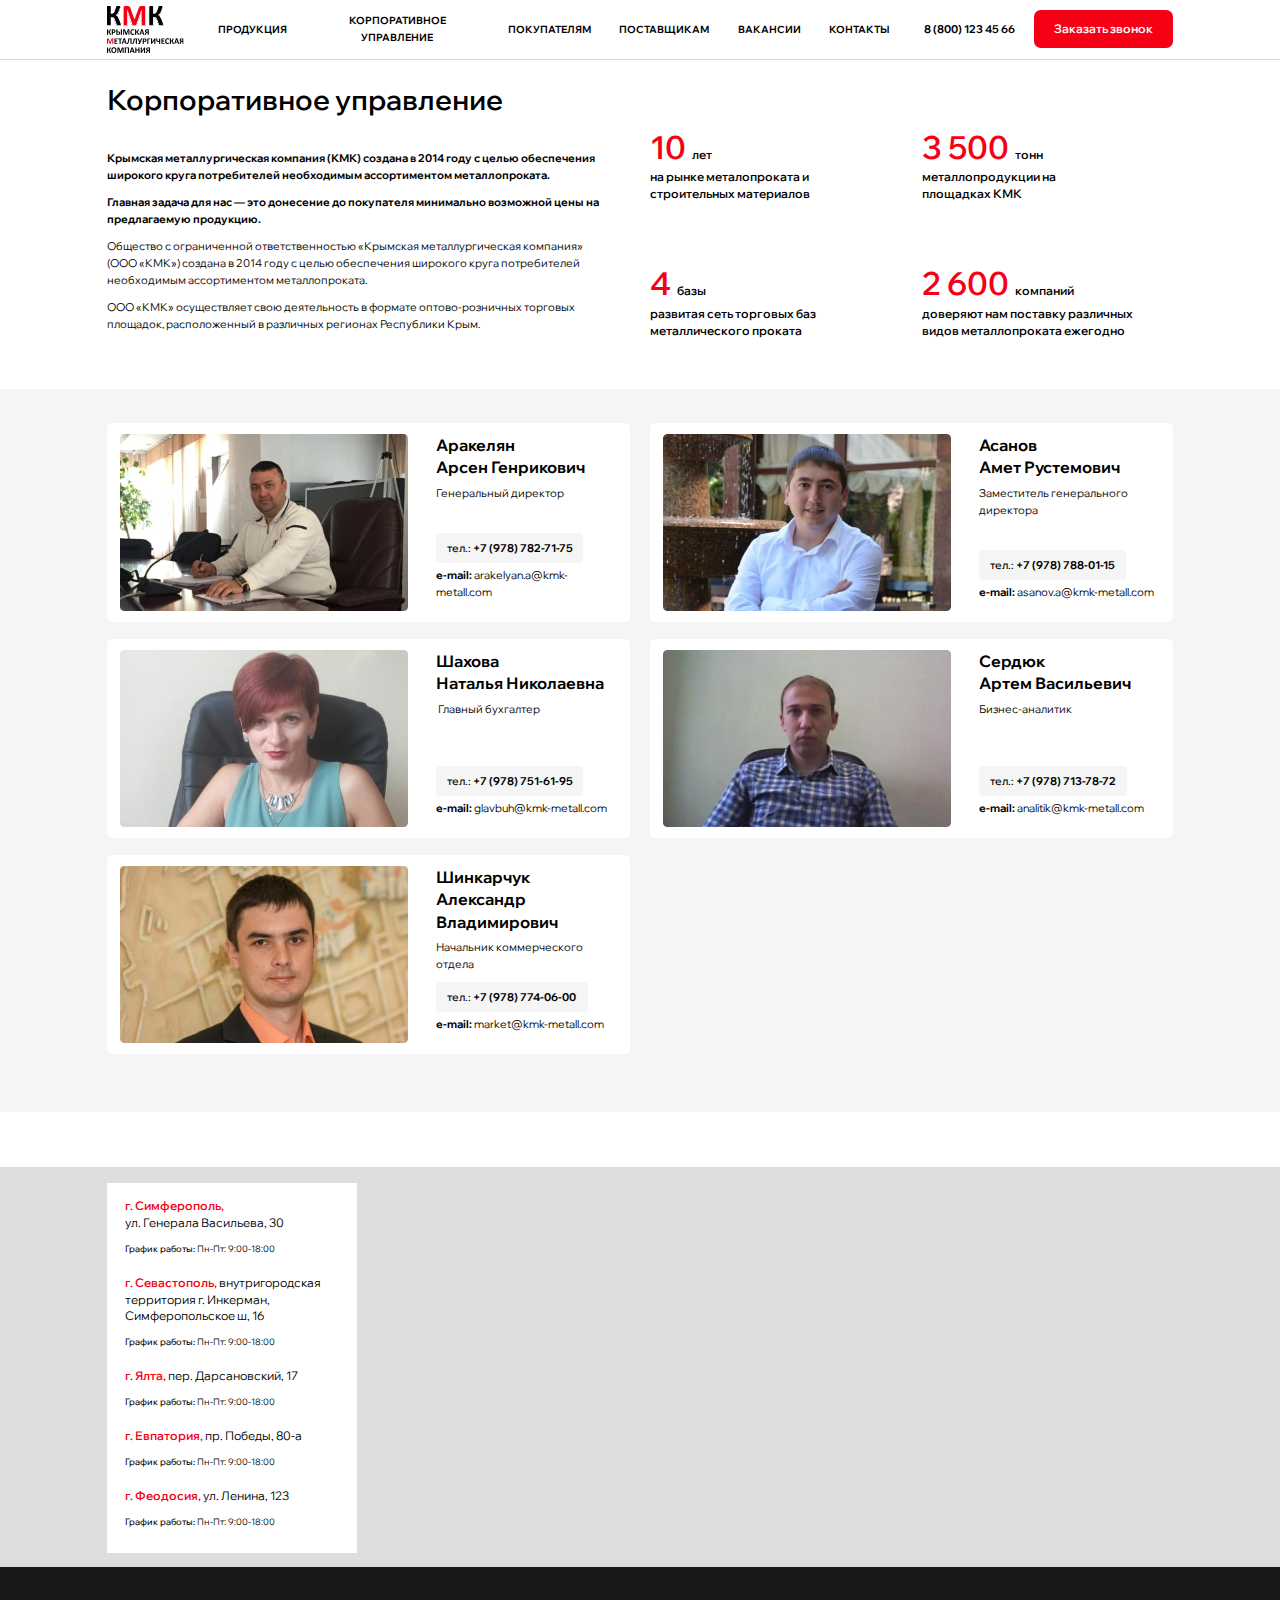
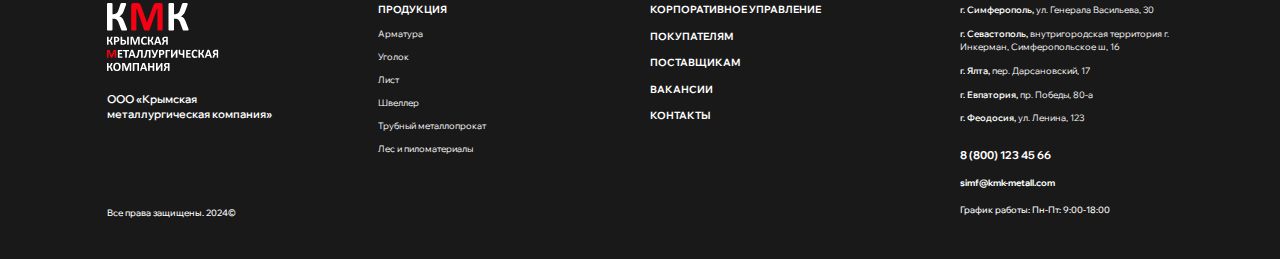
<file: corporate.html>
<!DOCTYPE html>
<!--[if lt IE 7]><html lang="ru" class="lt-ie9 lt-ie8 lt-ie7"><![endif]-->
<!--[if IE 7]><html lang="ru" class="lt-ie9 lt-ie8"><![endif]-->
<!--[if IE 8]><html lang="ru" class="lt-ie9"><![endif]-->
<!--[if gt IE 8]><!-->
<html lang="ru">
<!--<![endif]-->
<head>
	<meta charset="utf-8" />
	<title>Заголовок</title>
	<meta http-equiv="X-UA-Compatible" content="IE=edge" />
	<meta name="viewport" content="width=device-width, initial-scale=1, maximum-scale=1">
	<meta name="format-detection" content="telephone=no" />
	<link rel="shortcut icon" href="favicon.png" />
	<link rel="stylesheet" href="libs/bootstrap/bootstrap-grid.css" />
	<link rel="stylesheet" href="libs/fontawesome-free-5.12.0-web/css/all.min.css" />
	<link rel="stylesheet" href="libs/fancybox-master/dist/jquery.fancybox.min.css" />
	<link rel="stylesheet" href="libs/slick-1.5.9/slick/slick.css" />
	<link rel="stylesheet" href="libs/slick-1.5.9/slick/slick-theme.css" />
	<link rel="stylesheet" href="css/fonts.css" />
	<link rel="stylesheet" href="css/main.css?ver=1.1" />
	<link rel="stylesheet" href="css/media.css?ver=1.1" />
</head>
<body>

	<div class="wrapper wrapper_page">

		<header class="header default">
			<div class="container">
				<div class="header__top">
					<span class='sandwich'>
						<span class='sw-topper'></span>
						<span class='sw-bottom'></span>
						<span class='sw-footer'></span>
					</span>
					<a href="#" class="logo">
						<img src="img/logo_page.svg" alt="alt">
					</a>
					<ul class="menu">
						<li><a href="#">продукция</a></li>
						<li><a href="#">корпоративное управление</a></li>
						<li><a href="#">покупателям</a></li>
						<li><a href="#">поставщикам</a></li>
						<li><a href="#">вакансии</a></li>
						<li><a href="#">контакты</a></li>
					</ul>
					<a href="tel:88001234566" class="phone-main"><i class="fas fa-phone-alt"></i> 8 (800) 123 45 66</a>
					<a href="#callback" class="btn-main fancybox">Заказать звонок</a>
				</div>
			</div>
			<div class="menu-mobile">
				<ul class="menu">
					<li><a href="#">продукция</a></li>
					<li><a href="#">корпоративное управление</a></li>
					<li><a href="#">покупателям</a></li>
					<li><a href="#">поставщикам</a></li>
					<li><a href="#">вакансии</a></li>
					<li><a href="#">контакты</a></li>
				</ul>
				<div class="menu-mobile__bottom">
					<a href="tel:88001234566" class="phone-main"><i class="fas fa-phone-alt"></i> 8 (800) 123 45 66</a>
					<a href="#callback" class="btn-main fancybox">Заказать звонок</a>
				</div>
			</div>
			<div class="menu-overlay"></div>
		</header>

		<section class="page-corporate">
			<div class="container">
				<h1 class="title-section">Корпоративное управление</h1>
				<div class="row">
					<div class="col-lg-6">
						<div class="page-corporate__text">
							<p><strong>Крымская металлургическая компания (КМК) создана в 2014 году с целью обеспечения широкого круга потребителей необходимым ассортиментом металлопроката.</strong></p>
							<p><strong>Главная задача для нас — это донесение до покупателя минимально возможной цены на предлагаемую продукцию.</strong></p>
							<p>Общество с ограниченной ответственностью «Крымская металлургическая компания» (ООО «КМК») создана в 2014 году с целью обеспечения широкого круга потребителей необходимым ассортиментом металлопроката.</p>
							<p>ООО «КМК» осуществляет свою деятельность в формате оптово-розничных торговых площадок, расположенный в различных регионах Республики Крым.</p>
						</div>
					</div>
					<div class="col-lg-6">
						<div class="row row_corporate">
							<div class="col-6">
								<div class="billbord__item">
									<p><strong>10 </strong> лет</p>
									<p>на рынке металопроката и строительных материалов</p>
								</div>
							</div>
							<div class="col-6">
								<div class="billbord__item">
									<p><strong>3 500 </strong> тонн</p>
									<p>металлопродукции на <br>площадках КМК</p>
								</div>
							</div>
							<div class="col-6">
								<div class="billbord__item">
									<p><strong>4 </strong> базы</p>
									<p>развитая сеть торговых баз металлического проката</p>
								</div>
							</div>
							<div class="col-6">
								<div class="billbord__item">
									<p><strong>2 600 </strong> компаний</p>
									<p>доверяют нам поставку различных видов металлопроката ежегодно</p>
								</div>
							</div>
						</div>
					</div>
				</div>
			</div>
		</section>

		<section class="team">
			<div class="container">
				<div class="row row_main">
					<div class="col-lg-6">
						<div class="item-team">
							<div class="item-team__image">
								<img src="img/team1.jpg" alt="alt">
							</div>
							<div class="item-team__content">
								<div class="item-team__title">Аракелян <br>Арсен Генрикович  </div>
								<p>Генеральный директор  </p>
								<div class="item-team__contacts">
									<a href="tel:+79787827175" class="phone-contact">тел.: <strong>+7 (978) 782-71-75</strong></a>
									<p><strong>e-mail:</strong> <a href="mailto:arakelyan.a@kmk-metall.com">arakelyan.a@kmk-metall.com</a></p>
								</div>
							</div>
						</div>
					</div>
					<div class="col-lg-6">
						<div class="item-team">
							<div class="item-team__image">
								<img src="img/team2.jpg" alt="alt">
							</div>
							<div class="item-team__content">
								<div class="item-team__title">Асанов <br>Амет Рустемович</div>
								<p>Заместитель генерального директора</p>
								<div class="item-team__contacts">
									<a href="tel:+79787880115" class="phone-contact">тел.: <strong>+7 (978) 788-01-15</strong></a>
									<p><strong>e-mail:</strong> <a href="mailto:asanov.a@kmk-metall.com">asanov.a@kmk-metall.com</a></p>
								</div>
							</div>
						</div>
					</div>
					<div class="col-lg-6">
						<div class="item-team">
							<div class="item-team__image">
								<img src="img/team3.jpg" alt="alt">
							</div>
							<div class="item-team__content">
								<div class="item-team__title">Шахова <br>Наталья Николаевна  </div>
								<p> Главный бухгалтер  </p>
								<div class="item-team__contacts">
									<a href="tel:+79787516195" class="phone-contact">тел.: <strong>+7 (978) 751-61-95</strong></a>
									<p><strong>e-mail:</strong> <a href="mailto:glavbuh@kmk-metall.com">glavbuh@kmk-metall.com</a></p>
								</div>
							</div>
						</div>
					</div>
					<div class="col-lg-6">
						<div class="item-team">
							<div class="item-team__image">
								<img src="img/team4.jpg" alt="alt">
							</div>
							<div class="item-team__content">
								<div class="item-team__title">Сердюк <br>Артем Васильевич </div>
								<p>Бизнес-аналитик </p>
								<div class="item-team__contacts">
									<a href="tel:+79787137872" class="phone-contact">тел.: <strong>+7 (978) 713-78-72</strong></a>
									<p><strong>e-mail:</strong> <a href="mailto:analitik@kmk-metall.com">analitik@kmk-metall.com</a></p>
								</div>
							</div>
						</div>
					</div>
					<div class="col-lg-6">
						<div class="item-team">
							<div class="item-team__image">
								<img src="img/team5.jpg" alt="alt">
							</div>
							<div class="item-team__content">
								<div class="item-team__title">Шинкарчук <br>Александр Владимирович</div>
								<p>Начальник коммерческого отдела</p>
								<div class="item-team__contacts">
									<a href="tel:+79787740600" class="phone-contact">тел.: <strong>+7 (978) 774-06-00 </strong></a>
									<p><strong>e-mail:</strong> <a href="mailto:market@kmk-metall.com">market@kmk-metall.com</a></p>
								</div>
							</div>
						</div>
					</div>
				</div>
			</div>
		</section>

		<section class="locations">
			<div class="container">
				<div class="locations-block">
					<div class="item-location location_1">
						<div class="item-location__title"><strong>г. Симферополь,</strong> <br>ул. Генерала Васильева, 30</div>
						<p><strong>График работы:</strong> Пн-Пт: 9:00-18:00</p>
					</div>
					<div class="item-location location_2">
						<div class="item-location__title"><strong>г. Севастополь,</strong> внутригородская территория г. Инкерман, Симферопольское ш, 16</div>
						<p><strong>График работы:</strong> Пн-Пт: 9:00-18:00</p>
					</div>
					<div class="item-location location_3">
						<div class="item-location__title"><strong>г. Ялта,</strong> пер. Дарсановский, 17</div>
						<p><strong>График работы:</strong> Пн-Пт: 9:00-18:00</p>
					</div>
					<div class="item-location location_4">
						<div class="item-location__title"><strong>г. Евпатория,</strong> пр. Победы, 80-а</div>
						<p><strong>График работы:</strong> Пн-Пт: 9:00-18:00</p>
					</div>
					<div class="item-location location_5">
						<div class="item-location__title"><strong>г. Феодосия,</strong> ул. Ленина, 123</div>
						<p><strong>График работы:</strong> Пн-Пт: 9:00-18:00</p>
					</div>
				</div>
			</div>
			<div id="map"></div>
		</section>

		<footer class="footer">
			<div class="container">
				<div class="row">
					<div class="col-lg-3">
						<div class="footer__logo">
							<a href="#" class="logo">
								<img src="img/logo.svg" alt="alt">
							</a>
							<div class="logo-descr">ООО «Крымская <br>металлургическая компания»</div>
						</div>
					</div>
					<div class="col-lg-3">
						<div class="footer__title">продукция  <i class="far fa-chevron-down"></i></div>
						<div class="footer__content">
							<ul class="footer__nav">
								<li><a href="#">Арматура</a></li>
								<li><a href="#">Уголок</a></li>
								<li><a href="#">Лист</a></li>
								<li><a href="#">Швеллер</a></li>
								<li><a href="#">Трубный металлопрокат</a></li>
								<li><a href="#">Лес и пиломатериалы</a></li>
							</ul>
						</div>
					</div>
					<div class="col-lg-3">
						<ul class="footer__nav footer__nav_big">
							<li><a href="#">корпоративное управление</a></li>
							<li><a href="#">покупателям</a></li>
							<li><a href="#">поставщикам</a></li>
							<li><a href="#">вакансии</a></li>
							<li><a href="#">контакты</a></li>
						</ul>
					</div>
					<div class="col-lg-3">
						<div class="footer__info">
							<div class="footer__contact"><strong>г. Симферополь,</strong> ул. Генерала Васильева, 30</div>
							<div class="footer__contact"><strong>г. Севастополь,</strong> внутригородская территория г. Инкерман, Симферопольское ш, 16</div>
							<div class="footer__contact"><strong>г. Ялта,</strong> пер. Дарсановский, 17</div>
							<div class="footer__contact"><strong>г. Евпатория,</strong> пр. Победы, 80-а</div>
							<div class="footer__contact"><strong>г. Феодосия,</strong> ул. Ленина, 123</div>
							<div class="footer__details">
								<p><a href="tel:88001234566" class="footer__phone">8 (800) 123 45 66</a></p>
								<p><a href="mailto:simf@kmk-metall.com"><strong>simf@kmk-metall.com</strong></a></p>
								<p>График работы: Пн-Пт: 9:00-18:00</p>
							</div>
						</div>
					</div>
				</div>
				<div class="copyright">Все права защищены. 2024©</div>
			</div>
		</footer>
		
	</div>

	<div id="callback" class="modal-block">
		<div class="form-page">
			<div class="title-form">Обратный звонок</div>
			<div class="descr-form">Заполните форму и наш менеджер свяжется с вами в течение  15 минут</div>
			<form>
				<div class="item-form">
					<input type="text" placeholder="Имя" required="required">
				</div>
				<div class="item-form">
					<input type="tel" placeholder="Телефон" class="input-phone" inputmode="numeric" required="required">
				</div>
				<input type="submit" class="btn-main" value="Отправить">
				<div class="checkbox">
					<label>
						<input type="checkbox" required="required" checked="checked" />
						<span>Согласие на обработку персональных данных</span>
					</label>
				</div>
			</form>
		</div>
	</div>

	<!--[if lt IE 9]>
	<script src="libs/html5shiv/es5-shim.min.js"></script>
	<script src="libs/html5shiv/html5shiv.min.js"></script>
	<script src="libs/html5shiv/html5shiv-printshiv.min.js"></script>
	<script src="libs/respond/respond.min.js"></script>
	<![endif]-->
	<script src="libs/jquery/jquery-3.6.0.min.js"></script>
	<script src="libs/jquery-mousewheel/jquery.mousewheel.min.js"></script>
	<script src="libs/fancybox-master/dist/jquery.fancybox.min.js"></script>
	<script src="libs/slick-1.5.9/slick/slick.min.js"></script>
	<script src="libs/scroll2id/PageScroll2id.min.js"></script>
	<script src="libs/mask/jquery.maskedinput.js"></script>
	<script src="libs/jQueryFormStyler-master/jquery.formstyler.min.js"></script>
	<script src="js/common.js?ver=1.1"></script>
    <script src="https://api-maps.yandex.ru/2.1/?lang=ru_RU"></script>
	<script>
	$(document).ready(function () {
    ymaps.ready(init);

    function init() {
        var myMap = new ymaps.Map('map', {
            center: [44.937494, 34.076593],
            zoom: 9
        }, {
            searchControlProvider: 'yandex#search'
        });

        var locations = [
            { coords: [44.937494, 34.076593], className: 'location_1' },
            { coords: [44.616495, 33.525135], className: 'location_2' },
            { coords: [44.507572, 34.152689], className: 'location_3' },
            { coords: [45.219098, 33.344861], className: 'location_4' },
            { coords: [45.021411, 35.395086], className: 'location_5' }
        ];

        locations.forEach(function (location, index) {
            var placemark = new ymaps.Placemark(location.coords, {}, {
                iconLayout: 'default#image',
                iconImageHref: 'img/pin.svg',
                iconImageSize: [45, 61],
                iconImageOffset: [-22, -61],
                balloonOffset: [0, -61],
                hideIconOnBalloonOpen: false,
            });

            myMap.geoObjects.add(placemark);

            $("." + location.className).click(function () {
                myMap.setCenter(location.coords);
            });
        });
 
        myMap.controls.remove('searchControl');
        myMap.behaviors.disable('scrollZoom');
    }
});
	</script>
	<!-- Yandex.Metrika counter --><!-- /Yandex.Metrika counter -->
	<!-- Google Analytics counter --><!-- /Google Analytics counter -->
</body>
</html>
</file>
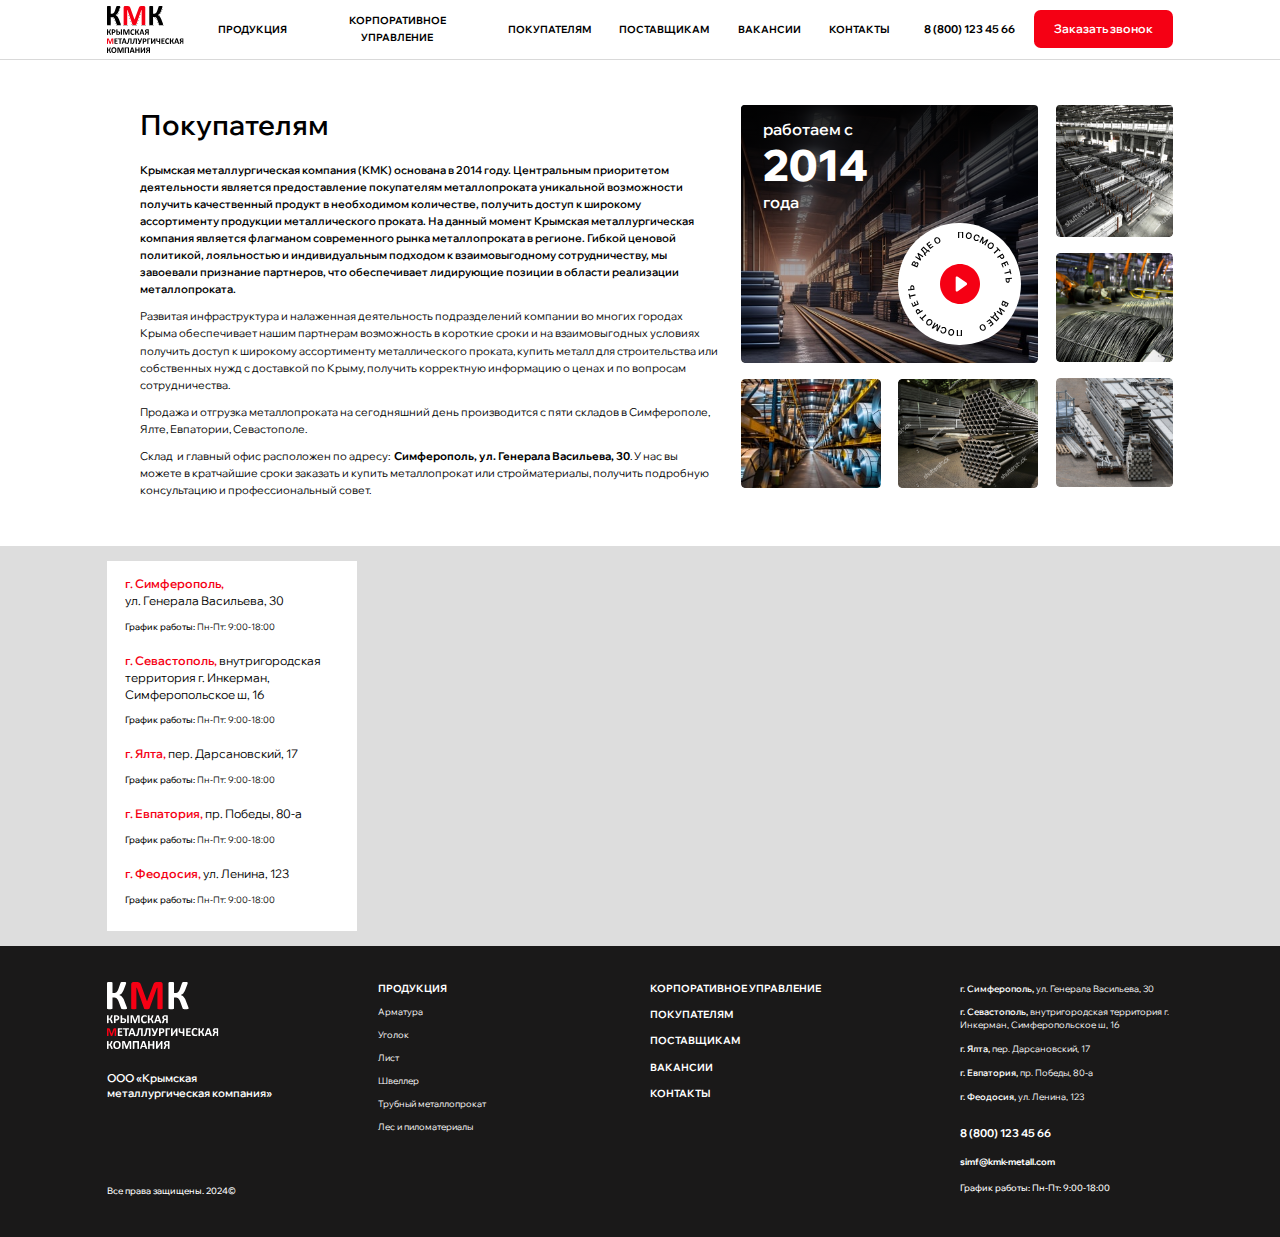
<file: for-buyers.html>
<!DOCTYPE html>
<!--[if lt IE 7]><html lang="ru" class="lt-ie9 lt-ie8 lt-ie7"><![endif]-->
<!--[if IE 7]><html lang="ru" class="lt-ie9 lt-ie8"><![endif]-->
<!--[if IE 8]><html lang="ru" class="lt-ie9"><![endif]-->
<!--[if gt IE 8]><!-->
<html lang="ru">
<!--<![endif]-->
<head>
	<meta charset="utf-8" />
	<title>Заголовок</title>
	<meta http-equiv="X-UA-Compatible" content="IE=edge" />
	<meta name="viewport" content="width=device-width, initial-scale=1, maximum-scale=1">
	<meta name="format-detection" content="telephone=no" />
	<link rel="shortcut icon" href="favicon.png" />
	<link rel="stylesheet" href="libs/bootstrap/bootstrap-grid.css" />
	<link rel="stylesheet" href="libs/fontawesome-free-5.12.0-web/css/all.min.css" />
	<link rel="stylesheet" href="libs/fancybox-master/dist/jquery.fancybox.min.css" />
	<link rel="stylesheet" href="libs/slick-1.5.9/slick/slick.css" />
	<link rel="stylesheet" href="libs/slick-1.5.9/slick/slick-theme.css" />
	<link rel="stylesheet" href="css/fonts.css" />
	<link rel="stylesheet" href="css/main.css?ver=1.1" />
	<link rel="stylesheet" href="css/media.css?ver=1.1" />
</head>
<body>

	<div class="wrapper wrapper_page">

		<header class="header default">
			<div class="container">
				<div class="header__top">
					<span class='sandwich'>
						<span class='sw-topper'></span>
						<span class='sw-bottom'></span>
						<span class='sw-footer'></span>
					</span>
					<a href="#" class="logo">
						<img src="img/logo_page.svg" alt="alt">
					</a>
					<ul class="menu">
						<li><a href="#">продукция</a></li>
						<li><a href="#">корпоративное управление</a></li>
						<li><a href="#">покупателям</a></li>
						<li><a href="#">поставщикам</a></li>
						<li><a href="#">вакансии</a></li>
						<li><a href="#">контакты</a></li>
					</ul>
					<a href="tel:88001234566" class="phone-main"><i class="fas fa-phone-alt"></i> 8 (800) 123 45 66</a>
					<a href="#callback" class="btn-main fancybox">Заказать звонок</a>
				</div>
			</div>
			<div class="menu-mobile">
				<ul class="menu">
					<li><a href="#">продукция</a></li>
					<li><a href="#">корпоративное управление</a></li>
					<li><a href="#">покупателям</a></li>
					<li><a href="#">поставщикам</a></li>
					<li><a href="#">вакансии</a></li>
					<li><a href="#">контакты</a></li>
				</ul>
				<div class="menu-mobile__bottom">
					<a href="tel:88001234566" class="phone-main"><i class="fas fa-phone-alt"></i> 8 (800) 123 45 66</a>
					<a href="#callback" class="btn-main fancybox">Заказать звонок</a>
				</div>
			</div>
			<div class="menu-overlay"></div>
		</header>

		<section class="about about_buyers">
			<div class="container">
				<div class="row">
					<div class="col-lg-5">
						<div class="about__images">
							<div class="row">
								<div class="col-8">
									<div class="about-main">
										<div class="about-main__title">работаем с <strong>2014</strong> года</div>
										<a href="https://www.youtube.com/watch?v=NYFBTblVbMY" class="video-about fancybox">
											<img src="img/play.svg" alt="alt">
										</a>
										<div class="about-main__image">
											<img src="img/about_main.jpg" alt="alt">
										</div>
									</div>
									<div class="row">
										<div class="col-6">
											<div class="about__photo">
												<img src="img/about4.jpg" alt="alt">
											</div>
										</div>
										<div class="col-6">
											<div class="about__photo">
												<img src="img/about5.jpg" alt="alt">
											</div>
										</div>
									</div>
								</div>
								<div class="col-4">
									<div class="about__photo">
										<img src="img/about1.jpg" alt="alt">
									</div>
									<div class="about__photo">
										<img src="img/about2.jpg" alt="alt">
									</div>
									<div class="about__photo">
										<img src="img/about3.jpg" alt="alt">
									</div>
								</div>
								
							</div>
						</div>
					</div>
					<div class="col-lg-7 about__right">
						<h2 class="title-section">Покупателям</h2>
						<p><strong>Крымская металлургическая компания (КМК) основана в 2014 году. Центральным приоритетом деятельности является предоставление покупателям металлопроката уникальной возможности получить качественный продукт в необходимом количестве, получить доступ к широкому ассортименту продукции металлического проката. На данный момент Крымская металлургическая компания является флагманом современного рынка металлопроката в регионе. Гибкой ценовой политикой, лояльностью и индивидуальным подходом к взаимовыгодному сотрудничеству, мы завоевали признание партнеров, что обеспечивает лидирующие пoзиции в области реализации металлопроката.</strong></p>
						<p>Развитая инфраструктура и налаженная деятельность подразделений компании во многих городах Крыма обеспечивает нашим партнерам возможность в короткие сроки и на взаимовыгодных условиях получить доступ к широкому ассортименту металлического проката, купить металл для строительства или собственных нужд с доставкой по Крыму, получить корректную информацию о ценах и по вопросам сотрудничества.</p>
						<p>Продажа и отгрузка металлопроката на сегодняшний день производится с пяти складов в Симферополе, Ялте, Евпатории, Севастополе.</p>
						<p>Склад  и главный офис расположен по адресу:  <b>Симферополь, ул. Генерала Васильева, 30</b>. У нас вы можете в кратчайшие сроки заказать и купить металлопрокат или стройматериалы, получить подробную консультацию и профессиональный совет.</p>
					</div>
				</div>
			</div>
		</section>

		<section class="locations">
			<div class="container">
				<div class="locations-block">
					<div class="item-location location_1">
						<div class="item-location__title"><strong>г. Симферополь,</strong> <br>ул. Генерала Васильева, 30</div>
						<p><strong>График работы:</strong> Пн-Пт: 9:00-18:00</p>
					</div>
					<div class="item-location location_2">
						<div class="item-location__title"><strong>г. Севастополь,</strong> внутригородская территория г. Инкерман, Симферопольское ш, 16</div>
						<p><strong>График работы:</strong> Пн-Пт: 9:00-18:00</p>
					</div>
					<div class="item-location location_3">
						<div class="item-location__title"><strong>г. Ялта,</strong> пер. Дарсановский, 17</div>
						<p><strong>График работы:</strong> Пн-Пт: 9:00-18:00</p>
					</div>
					<div class="item-location location_4">
						<div class="item-location__title"><strong>г. Евпатория,</strong> пр. Победы, 80-а</div>
						<p><strong>График работы:</strong> Пн-Пт: 9:00-18:00</p>
					</div>
					<div class="item-location location_5">
						<div class="item-location__title"><strong>г. Феодосия,</strong> ул. Ленина, 123</div>
						<p><strong>График работы:</strong> Пн-Пт: 9:00-18:00</p>
					</div>
				</div>
			</div>
			<div id="map"></div>
		</section>

		<footer class="footer">
			<div class="container">
				<div class="row">
					<div class="col-lg-3">
						<div class="footer__logo">
							<a href="#" class="logo">
								<img src="img/logo.svg" alt="alt">
							</a>
							<div class="logo-descr">ООО «Крымская <br>металлургическая компания»</div>
						</div>
					</div>
					<div class="col-lg-3">
						<div class="footer__title">продукция  <i class="far fa-chevron-down"></i></div>
						<div class="footer__content">
							<ul class="footer__nav">
								<li><a href="#">Арматура</a></li>
								<li><a href="#">Уголок</a></li>
								<li><a href="#">Лист</a></li>
								<li><a href="#">Швеллер</a></li>
								<li><a href="#">Трубный металлопрокат</a></li>
								<li><a href="#">Лес и пиломатериалы</a></li>
							</ul>
						</div>
					</div>
					<div class="col-lg-3">
						<ul class="footer__nav footer__nav_big">
							<li><a href="#">корпоративное управление</a></li>
							<li><a href="#">покупателям</a></li>
							<li><a href="#">поставщикам</a></li>
							<li><a href="#">вакансии</a></li>
							<li><a href="#">контакты</a></li>
						</ul>
					</div>
					<div class="col-lg-3">
						<div class="footer__info">
							<div class="footer__contact"><strong>г. Симферополь,</strong> ул. Генерала Васильева, 30</div>
							<div class="footer__contact"><strong>г. Севастополь,</strong> внутригородская территория г. Инкерман, Симферопольское ш, 16</div>
							<div class="footer__contact"><strong>г. Ялта,</strong> пер. Дарсановский, 17</div>
							<div class="footer__contact"><strong>г. Евпатория,</strong> пр. Победы, 80-а</div>
							<div class="footer__contact"><strong>г. Феодосия,</strong> ул. Ленина, 123</div>
							<div class="footer__details">
								<p><a href="tel:88001234566" class="footer__phone">8 (800) 123 45 66</a></p>
								<p><a href="mailto:simf@kmk-metall.com"><strong>simf@kmk-metall.com</strong></a></p>
								<p>График работы: Пн-Пт: 9:00-18:00</p>
							</div>
						</div>
					</div>
				</div>
				<div class="copyright">Все права защищены. 2024©</div>
			</div>
		</footer>
		
	</div>

	<div id="callback" class="modal-block">
		<div class="form-page">
			<div class="title-form">Обратный звонок</div>
			<div class="descr-form">Заполните форму и наш менеджер свяжется с вами в течение  15 минут</div>
			<form>
				<div class="item-form">
					<input type="text" placeholder="Имя" required="required">
				</div>
				<div class="item-form">
					<input type="tel" placeholder="Телефон" class="input-phone" inputmode="numeric" required="required">
				</div>
				<input type="submit" class="btn-main" value="Отправить">
				<div class="checkbox">
					<label>
						<input type="checkbox" required="required" checked="checked" />
						<span>Согласие на обработку персональных данных</span>
					</label>
				</div>
			</form>
		</div>
	</div>

	<!--[if lt IE 9]>
	<script src="libs/html5shiv/es5-shim.min.js"></script>
	<script src="libs/html5shiv/html5shiv.min.js"></script>
	<script src="libs/html5shiv/html5shiv-printshiv.min.js"></script>
	<script src="libs/respond/respond.min.js"></script>
	<![endif]-->
	<script src="libs/jquery/jquery-3.6.0.min.js"></script>
	<script src="libs/jquery-mousewheel/jquery.mousewheel.min.js"></script>
	<script src="libs/fancybox-master/dist/jquery.fancybox.min.js"></script>
	<script src="libs/slick-1.5.9/slick/slick.min.js"></script>
	<script src="libs/scroll2id/PageScroll2id.min.js"></script>
	<script src="libs/mask/jquery.maskedinput.js"></script>
	<script src="libs/jQueryFormStyler-master/jquery.formstyler.min.js"></script>
	<script src="js/common.js?ver=1.1"></script>
    <script src="https://api-maps.yandex.ru/2.1/?lang=ru_RU"></script>
	<script>
	$(document).ready(function () {
    ymaps.ready(init);

    function init() {
        var myMap = new ymaps.Map('map', {
            center: [44.937494, 34.076593],
            zoom: 9
        }, {
            searchControlProvider: 'yandex#search'
        });

        var locations = [
            { coords: [44.937494, 34.076593], className: 'location_1' },
            { coords: [44.616495, 33.525135], className: 'location_2' },
            { coords: [44.507572, 34.152689], className: 'location_3' },
            { coords: [45.219098, 33.344861], className: 'location_4' },
            { coords: [45.021411, 35.395086], className: 'location_5' }
        ];

        locations.forEach(function (location, index) {
            var placemark = new ymaps.Placemark(location.coords, {}, {
                iconLayout: 'default#image',
                iconImageHref: 'img/pin.svg',
                iconImageSize: [45, 61],
                iconImageOffset: [-22, -61],
                balloonOffset: [0, -61],
                hideIconOnBalloonOpen: false,
            });

            myMap.geoObjects.add(placemark);

            $("." + location.className).click(function () {
                myMap.setCenter(location.coords);
            });
        });
 
        myMap.controls.remove('searchControl');
        myMap.behaviors.disable('scrollZoom');
    }
});
	</script>
	<!-- Yandex.Metrika counter --><!-- /Yandex.Metrika counter -->
	<!-- Google Analytics counter --><!-- /Google Analytics counter -->
</body>
</html>
</file>
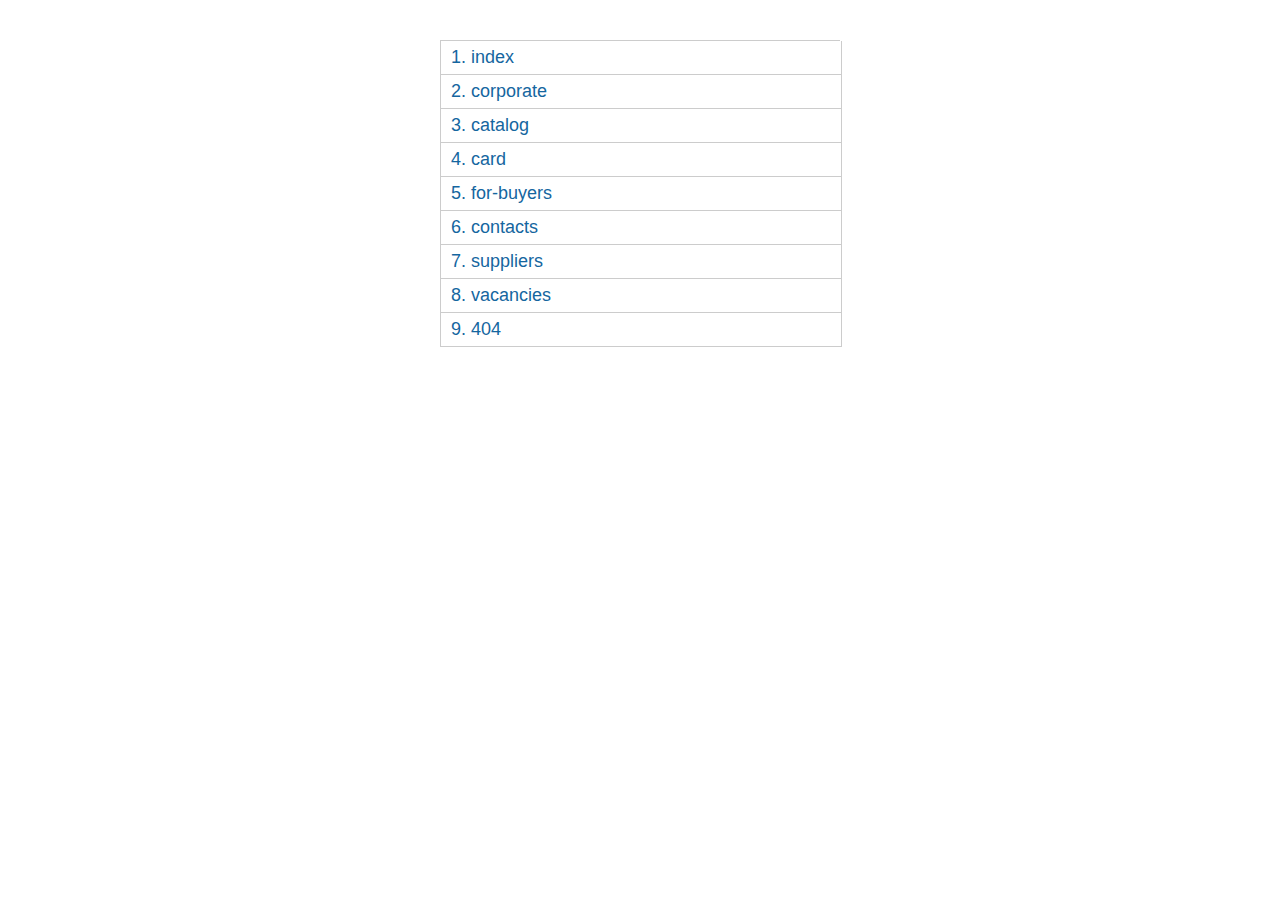
<file: map.html>
<!DOCTYPE html>
<!--[if lt IE 7]><html lang="ru" class="lt-ie9 lt-ie8 lt-ie7"><![endif]-->
<!--[if IE 7]><html lang="ru" class="lt-ie9 lt-ie8"><![endif]-->
<!--[if IE 8]><html lang="ru" class="lt-ie9"><![endif]-->
<!--[if gt IE 8]><!-->
<html lang="ru">
<!--<![endif]-->
<head>
	<meta charset="utf-8" />
	<title>Заголовок</title>
	<meta name="description" content="" />
	<meta http-equiv="X-UA-Compatible" content="IE=edge" />
	<meta name="viewport" content="width=device-width, initial-scale=1.0" />
</head>
<body> 

	<div class="wrapper">  
		<div class="count_pages">
			<ul>
				<li><a href="index.html" target="_blanck">index</a></li> 
				<li><a href="corporate.html" target="_blanck">corporate</a></li>
				<li><a href="catalog.html" target="_blanck">catalog</a></li>
				<li><a href="card.html" target="_blanck">card</a></li>
				<li><a href="for-buyers.html" target="_blanck">for-buyers</a></li>  
				<li><a href="contacts.html" target="_blanck">contacts</a></li>
				<li><a href="suppliers.html" target="_blanck">suppliers</a></li> 
				<li><a href="vacancies.html" target="_blanck">vacancies</a></li> 
				<li><a href="404.html" target="_blanck">404</a></li> 
			</ul>
		</div>   
	</div>  
      
	<style> 
		.count_pages a:before {
			counter-increment: list1;
			content: counter(list1) ". "; 
		}
		.count_pages li {
			list-style: none;
			margin-bottom: 0px;
			border: 1px solid #ccc;
			border-top: none;
			width: 100%;
		}
		.count_pages {
			margin: 0;
			width: 400px;
			margin: auto;
			font-family: sans-serif;
			margin-top: 40px;
			max-width: 100%;
			border-top: 1px solid #ccc;
			counter-reset: list1;
			margin-bottom: 40px;
		}
		.count_pages ul {
			margin: 0;
			padding: 0;
		}
		.count_pages a {
			font-size: 18px;
			color: #15669F;
			text-decoration: none;
			display: block;
			padding: 6px 10px;
		}
	</style>
</body>
</html>
</file>
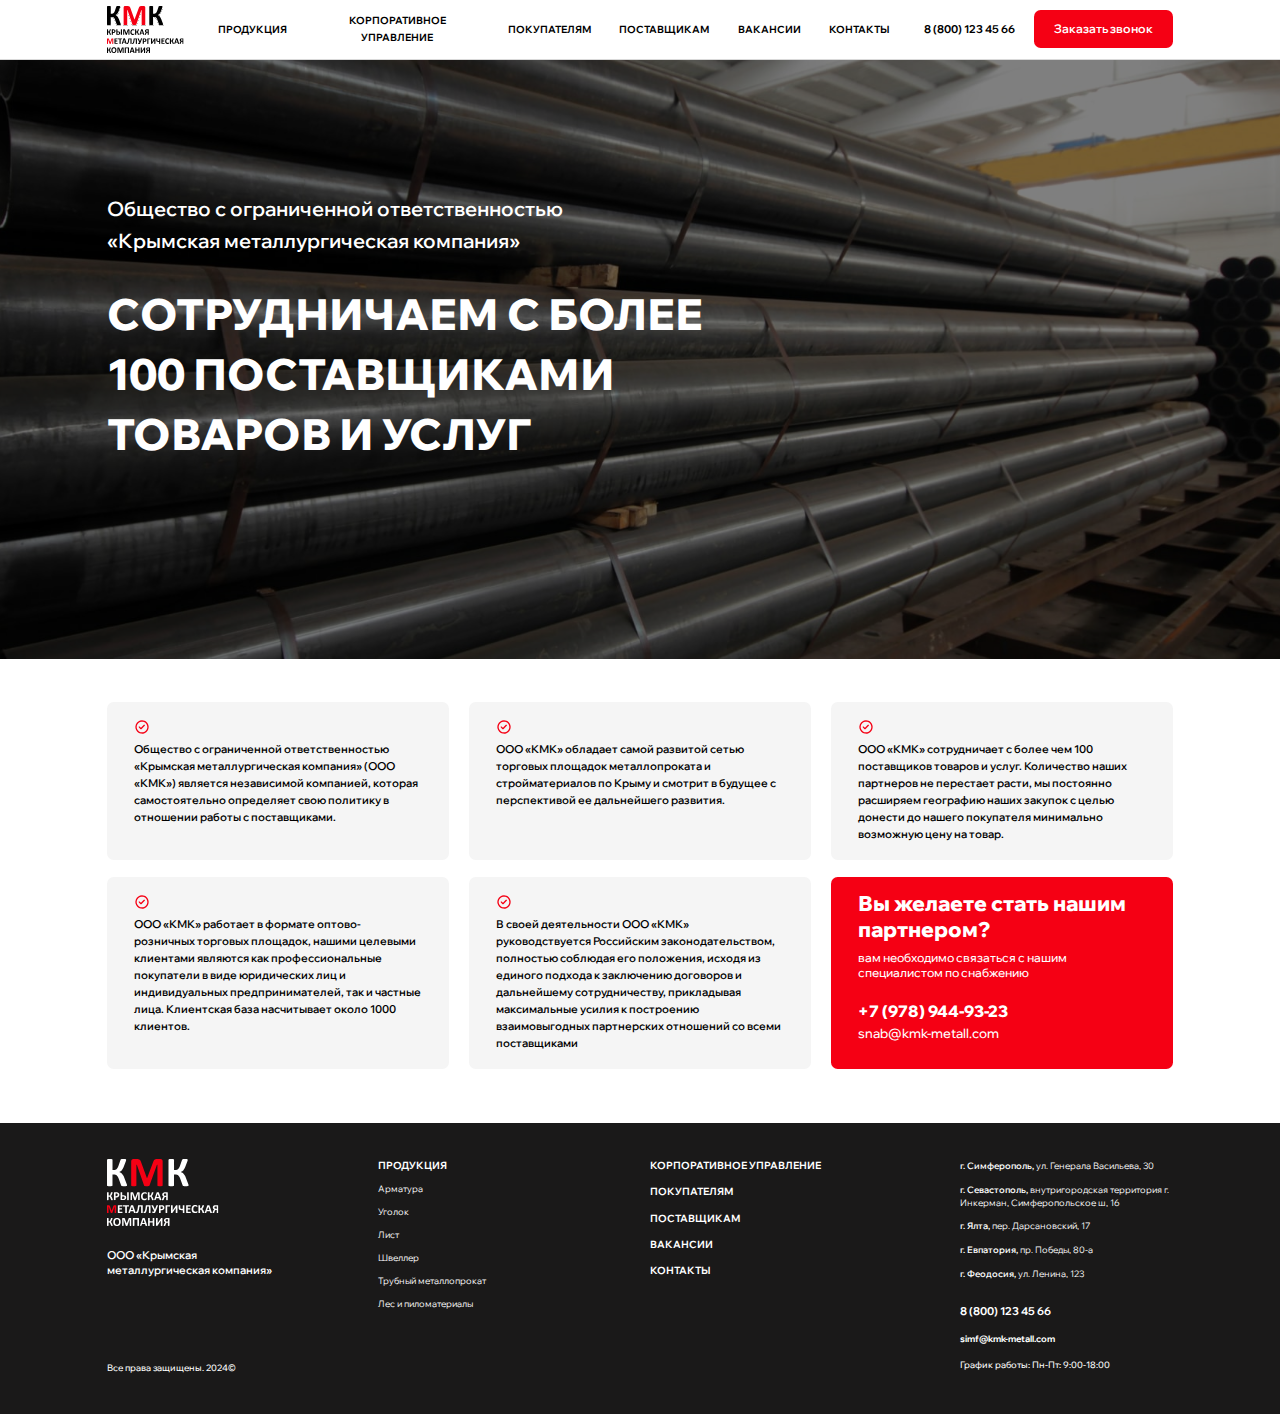
<file: suppliers.html>
<!DOCTYPE html>
<!--[if lt IE 7]><html lang="ru" class="lt-ie9 lt-ie8 lt-ie7"><![endif]-->
<!--[if IE 7]><html lang="ru" class="lt-ie9 lt-ie8"><![endif]-->
<!--[if IE 8]><html lang="ru" class="lt-ie9"><![endif]-->
<!--[if gt IE 8]><!-->
<html lang="ru">
<!--<![endif]-->
<head>
	<meta charset="utf-8" />
	<title>Заголовок</title>
	<meta http-equiv="X-UA-Compatible" content="IE=edge" />
	<meta name="viewport" content="width=device-width, initial-scale=1, maximum-scale=1">
	<meta name="format-detection" content="telephone=no" />
	<link rel="shortcut icon" href="favicon.png" />
	<link rel="stylesheet" href="libs/bootstrap/bootstrap-grid.css" />
	<link rel="stylesheet" href="libs/fontawesome-free-5.12.0-web/css/all.min.css" />
	<link rel="stylesheet" href="libs/fancybox-master/dist/jquery.fancybox.min.css" />
	<link rel="stylesheet" href="libs/slick-1.5.9/slick/slick.css" />
	<link rel="stylesheet" href="libs/slick-1.5.9/slick/slick-theme.css" />
	<link rel="stylesheet" href="css/fonts.css" />
	<link rel="stylesheet" href="css/main.css?ver=1.4" />
	<link rel="stylesheet" href="css/media.css?ver=1.4" />
</head>
<body>

	<div class="wrapper wrapper_page">

		<header class="header default">
			<div class="container">
				<div class="header__top"> 
					<span class='sandwich'>
						<span class='sw-topper'></span>
						<span class='sw-bottom'></span>
						<span class='sw-footer'></span>
					</span>
					<a href="#" class="logo">
						<img src="img/logo_page.svg" alt="alt">
					</a>
					<ul class="menu">
						<li><a href="#">продукция</a></li>
						<li><a href="#">корпоративное управление</a></li>
						<li><a href="#">покупателям</a></li>
						<li><a href="#">поставщикам</a></li>
						<li><a href="#">вакансии</a></li>
						<li><a href="#">контакты</a></li>
					</ul>
					<a href="tel:88001234566" class="phone-main"><i class="fas fa-phone-alt"></i> 8 (800) 123 45 66</a>
					<a href="#callback" class="btn-main fancybox">Заказать звонок</a>
				</div>
			</div>
			<div class="menu-mobile">
				<ul class="menu">
					<li><a href="#">продукция</a></li>
					<li><a href="#">корпоративное управление</a></li>
					<li><a href="#">покупателям</a></li>
					<li><a href="#">поставщикам</a></li>
					<li><a href="#">вакансии</a></li>
					<li><a href="#">контакты</a></li>
				</ul>
				<div class="menu-mobile__bottom">
					<a href="tel:88001234566" class="phone-main"><i class="fas fa-phone-alt"></i> 8 (800) 123 45 66</a>
					<a href="#callback" class="btn-main fancybox">Заказать звонок</a>
				</div>
			</div>
			<div class="menu-overlay"></div>
		</header>

		<section class="provider">
			<div class="container">
				<div class="descr-big">Общество с ограниченной ответственностью «Крымская металлургическая компания» </div>
				<h1 class="title-big">Cотрудничаем с более 100 поставщиками товаров и услуг</h1>
			</div>
		</section>
		
		<section class="provider-item">
			<div class="container">
				<div class="row row_main">
					<div class="col-lg-4">
						<div class="card">
							<div class="card-body">
								<div class="card-icon"></div>
								<div class="card-text"> Общество с ограниченной ответственностью «Крымская металлургическая компания» (ООО «КМК») является независимой компанией, которая самостоятельно определяет свою политику в отношении работы с поставщиками. </div>
							</div>
						</div>
					</div>
					<div class="col-lg-4">
						<div class="card">
							<div class="card-body">
								<div class="card-icon"></div>
								<div class="card-text"> ООО «КМК» обладает самой развитой сетью торговых площадок металлопроката и стройматериалов по Крыму и смотрит в будущее с перспективой ее дальнейшего развития. </div>
							</div>
						</div>
					</div>
					<div class="col-lg-4">
						<div class="card">
							<div class="card-body">
								<div class="card-icon"></div>
								<div class="card-text"> ООО «КМК» сотрудничает с более чем 100 поставщиков товаров и услуг. Количество наших партнеров не перестает расти, мы постоянно расширяем географию наших закупок с целью донести до нашего покупателя минимально возможную цену на товар.</div>
							</div>
						</div>
					</div>
					<div class="col-lg-4">
						<div class="card">
							<div class="card-body">
								<div class="card-icon"></div>
								<div class="card-text"> ООО «КМК» работает в формате оптово-розничных торговых площадок, нашими целевыми клиентами являются как профессиональные покупатели в виде юридических лиц и индивидуальных предпринимателей, так и частные лица. Клиентская база насчитывает около 1000 клиентов.</div>
							</div>
						</div>
					</div>
					<div class="col-lg-4">
						<div class="card">
							<div class="card-body">
								<div class="card-icon"></div>
								<div class="card-text"> В своей деятельности ООО «КМК» руководствуется Российским законодательством, полностью соблюдая его положения, исходя из единого подхода к заключению договоров и дальнейшему сотрудничеству, прикладывая максимальные усилия к построению взаимовыгодных партнерских отношений со всеми поставщиками</div>
							</div>
						</div>
					</div>
					<div class="col-lg-4">
						<div class="card-activ">
							<h3 class="card-title">Вы желаете стать нашим партнером?</h3>
							<div class="card-subtitle">вам необходимо связаться с нашим специалистом по снабжению</div>
							<div class="card-contacts">
								<a href="tel:+7 (978) 944-93-23" class="card__phone">+7 (978) 944-93-23</a>
								<a href="mailto:snab@kmk-metall.com" class="card__mail">snab@kmk-metall.com</a>
							</div>
						</div>
					</div>
				</div>
			</div>
		</section>

		<footer class="footer">
			<div class="container">
				<div class="row">
					<div class="col-lg-3">
						<div class="footer__logo">
							<a href="#" class="logo">
								<img src="img/logo.svg" alt="alt">
							</a>
							<div class="logo-descr">ООО «Крымская <br>металлургическая компания»</div>
						</div>
					</div>
					<div class="col-lg-3">
						<div class="footer__title">продукция  <i class="far fa-chevron-down"></i></div>
						<div class="footer__content">
							<ul class="footer__nav">
								<li><a href="#">Арматура</a></li>
								<li><a href="#">Уголок</a></li>
								<li><a href="#">Лист</a></li>
								<li><a href="#">Швеллер</a></li>
								<li><a href="#">Трубный металлопрокат</a></li>
								<li><a href="#">Лес и пиломатериалы</a></li>
							</ul>
						</div>
					</div>
					<div class="col-lg-3">
						<ul class="footer__nav footer__nav_big">
							<li><a href="#">корпоративное управление</a></li>
							<li><a href="#">покупателям</a></li>
							<li><a href="#">поставщикам</a></li>
							<li><a href="#">вакансии</a></li>
							<li><a href="#">контакты</a></li>
						</ul>
					</div>
					<div class="col-lg-3">
						<div class="footer__info">
							<div class="footer__contact"><strong>г. Симферополь,</strong> ул. Генерала Васильева, 30</div>
							<div class="footer__contact"><strong>г. Севастополь,</strong> внутригородская территория г. Инкерман, Симферопольское ш, 16</div>
							<div class="footer__contact"><strong>г. Ялта,</strong> пер. Дарсановский, 17</div>
							<div class="footer__contact"><strong>г. Евпатория,</strong> пр. Победы, 80-а</div>
							<div class="footer__contact"><strong>г. Феодосия,</strong> ул. Ленина, 123</div>
							<div class="footer__details">
								<p><a href="tel:88001234566" class="footer__phone">8 (800) 123 45 66</a></p>
								<p><a href="mailto:simf@kmk-metall.com"><strong>simf@kmk-metall.com</strong></a></p>
								<p>График работы: Пн-Пт: 9:00-18:00</p>
							</div>
						</div>
					</div>
				</div>
				<div class="copyright">Все права защищены. 2024©</div>
			</div>
		</footer>
		
	</div>

	<div id="callback" class="modal-block">
		<div class="form-page">
			<div class="title-form">Обратный звонок</div>
			<div class="descr-form">Заполните форму и наш менеджер свяжется с вами в течение  15 минут</div>
			<form>
				<div class="item-form">
					<input type="text" placeholder="Имя" required="required">
				</div>
				<div class="item-form">
					<input type="tel" placeholder="Телефон" class="input-phone" inputmode="numeric" required="required">
				</div>
				<input type="submit" class="btn-main" value="Отправить">
				<div class="checkbox">
					<label>
						<input type="checkbox" required="required" checked="checked" />
						<span>Согласие на обработку персональных данных</span>
					</label>
				</div>
			</form>
		</div>
	</div>

	<!--[if lt IE 9]>
	<script src="libs/html5shiv/es5-shim.min.js"></script>
	<script src="libs/html5shiv/html5shiv.min.js"></script>
	<script src="libs/html5shiv/html5shiv-printshiv.min.js"></script>
	<script src="libs/respond/respond.min.js"></script>
	<![endif]-->
	<script src="libs/jquery/jquery-3.6.0.min.js"></script>
	<script src="libs/jquery-mousewheel/jquery.mousewheel.min.js"></script>
	<script src="libs/fancybox-master/dist/jquery.fancybox.min.js"></script>
	<script src="libs/slick-1.5.9/slick/slick.min.js"></script>
	<script src="libs/scroll2id/PageScroll2id.min.js"></script>
	<script src="libs/mask/jquery.maskedinput.js"></script>
	<script src="libs/jQueryFormStyler-master/jquery.formstyler.min.js"></script>
	<script src="js/common.js?ver=1.4"></script>
	<!-- Yandex.Metrika counter --><!-- /Yandex.Metrika counter -->
	<!-- Google Analytics counter --><!-- /Google Analytics counter -->
</body>
</html>
</file>
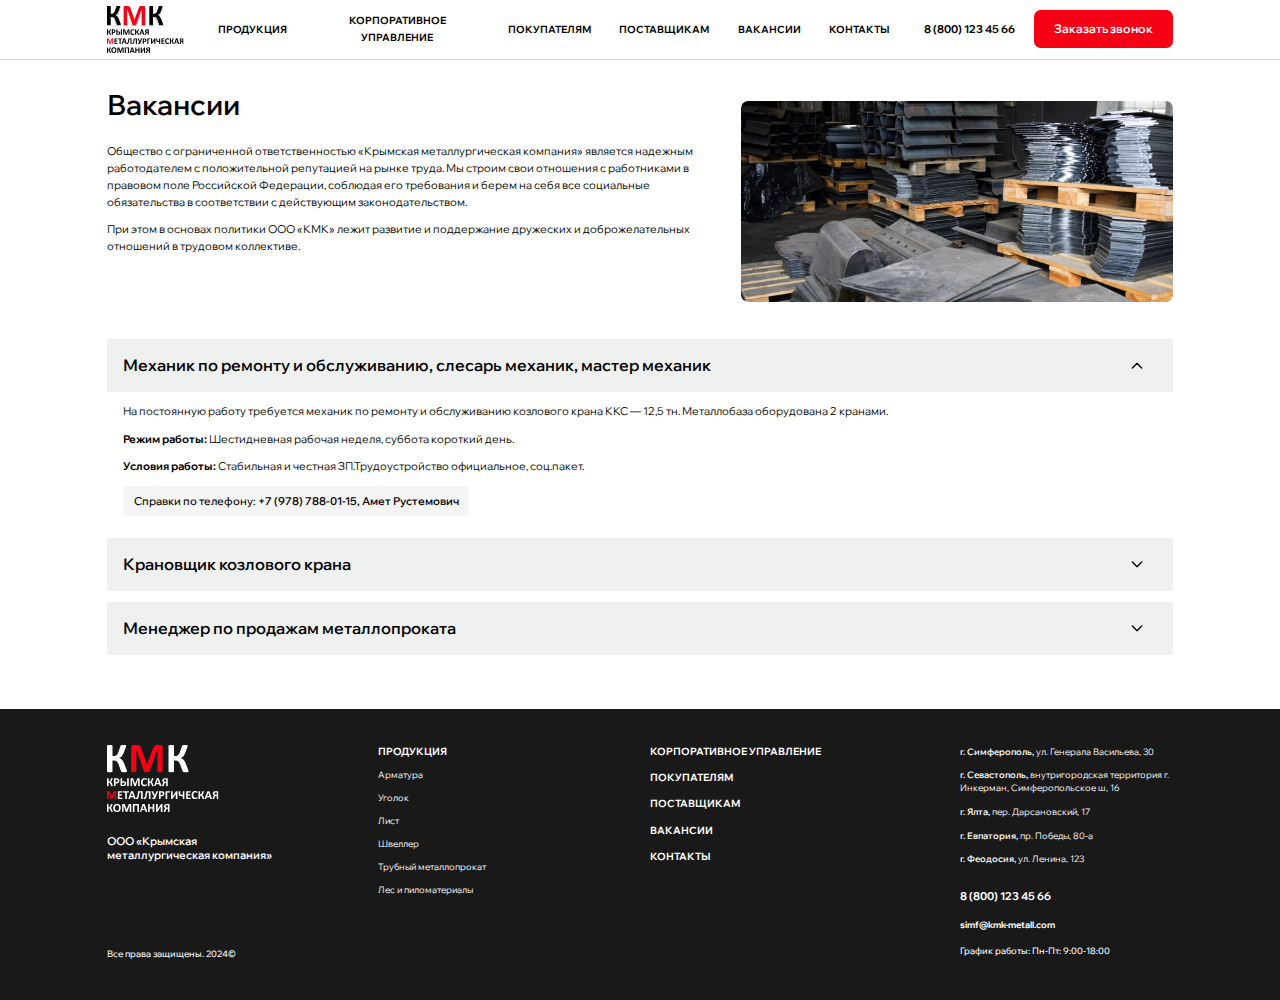
<file: vacancies.html>
<!DOCTYPE html>
<!--[if lt IE 7]><html lang="ru" class="lt-ie9 lt-ie8 lt-ie7"><![endif]-->
<!--[if IE 7]><html lang="ru" class="lt-ie9 lt-ie8"><![endif]-->
<!--[if IE 8]><html lang="ru" class="lt-ie9"><![endif]-->
<!--[if gt IE 8]><!-->
<html lang="ru">
<!--<![endif]-->
<head>
	<meta charset="utf-8" />
	<title>Заголовок</title>
	<meta http-equiv="X-UA-Compatible" content="IE=edge" />
	<meta name="viewport" content="width=device-width, initial-scale=1, maximum-scale=1">
	<meta name="format-detection" content="telephone=no" />
	<link rel="shortcut icon" href="favicon.png" />
	<link rel="stylesheet" href="libs/bootstrap/bootstrap-grid.css" />
	<link rel="stylesheet" href="libs/fontawesome-free-5.12.0-web/css/all.min.css" />
	<link rel="stylesheet" href="libs/fancybox-master/dist/jquery.fancybox.min.css" />
	<link rel="stylesheet" href="libs/slick-1.5.9/slick/slick.css" />
	<link rel="stylesheet" href="libs/slick-1.5.9/slick/slick-theme.css" />
	<link rel="stylesheet" href="css/fonts.css" />
	<link rel="stylesheet" href="css/main.css?ver=1.4" />
	<link rel="stylesheet" href="css/media.css?ver=1.4" />
</head>
<body>

	<div class="wrapper wrapper_page">

		<header class="header default">
			<div class="container">
				<div class="header__top"> 
					<span class='sandwich'>
						<span class='sw-topper'></span>
						<span class='sw-bottom'></span>
						<span class='sw-footer'></span>
					</span>
					<a href="#" class="logo">
						<img src="img/logo_page.svg" alt="alt">
					</a>
					<ul class="menu">
						<li><a href="#">продукция</a></li>
						<li><a href="#">корпоративное управление</a></li>
						<li><a href="#">покупателям</a></li>
						<li><a href="#">поставщикам</a></li>
						<li><a href="#">вакансии</a></li>
						<li><a href="#">контакты</a></li>
					</ul>
					<a href="tel:88001234566" class="phone-main"><i class="fas fa-phone-alt"></i> 8 (800) 123 45 66</a>
					<a href="#callback" class="btn-main fancybox">Заказать звонок</a>
				</div>
			</div>
			<div class="menu-mobile">
				<ul class="menu">
					<li><a href="#">продукция</a></li>
					<li><a href="#">корпоративное управление</a></li>
					<li><a href="#">покупателям</a></li>
					<li><a href="#">поставщикам</a></li>
					<li><a href="#">вакансии</a></li>
					<li><a href="#">контакты</a></li>
				</ul>
				<div class="menu-mobile__bottom">
					<a href="tel:88001234566" class="phone-main"><i class="fas fa-phone-alt"></i> 8 (800) 123 45 66</a>
					<a href="#callback" class="btn-main fancybox">Заказать звонок</a>
				</div>
			</div>
			<div class="menu-overlay"></div>
		</header>

		<section class="vacancy">
			<div class="container">
				<div class="row row-top">
					<div class="col-lg-7">
						<h2 class="title-section">Вакансии</h2>
						<p> Общество с ограниченной ответственностью «Крымская металлургическая компания» является надежным работодателем с положительной репутацией на рынке труда. Мы строим свои отношения с работниками в правовом поле Российской Федерации, соблюдая его требования и берем на себя все социальные обязательства в соответствии с действующим законодательством. </p>
						<p> При этом в основах политики ООО «КМК» лежит развитие и поддержание дружеских и доброжелательных отношений в трудовом коллективе. </p>
					</div>
					<div class="col-lg-5">
						<img src="img/vacancy.jpg" alt="alt">
					</div>
				</div>
				<div class="row row-bottom">
					<div class="col-lg-12">
						<div class="accordion">
							<div class="accordion-item active">
								<div class="accordion-header">
									<span class="accordion-text">Механик по ремонту и обслуживанию, слесарь механик, мастер механик</span>
									<span class="accordion-arrow"></span>
								</div>
								<div class="accordion-content">
									<p>На постоянную работу требуется механик по ремонту и обслуживанию козлового крана ККС — 12,5 тн. Металлобаза оборудована 2 кранами.</p>
									<p><strong>Режим работы:</strong> Шестидневная рабочая неделя, суббота короткий день.</p>
									<p><strong>Условия работы:</strong> Стабильная и честная ЗП.Трудоустройство официальное, соц.пакет.</p>
									<div class="accordion-contact">
										<p>Справки по телефону: <span><a href="tel:+79787880115">+7 (978) 788-01-15</a>, Амет Рустемович</span></p>
									</div>
								</div>
							</div>
							<div class="accordion-item">
								<div class="accordion-header">
									<span class="accordion-text">Крановщик козлового крана</span>
									<span class="accordion-arrow"></span>
								</div>
								<div class="accordion-content">
									<p>На постоянную работу требуется механик по ремонту и обслуживанию козлового крана ККС — 12,5 тн. Металлобаза оборудована 2 кранами.</p>
									<p><strong>Режим работы:</strong> Шестидневная рабочая неделя, суббота короткий день.</p>
									<p><strong>Условия работы:</strong> Стабильная и честная ЗП.Трудоустройство официальное, соц.пакет.</p>
									<div class="accordion-contact">
										<p>Справки по телефону: <span><a href="tel:+79787880115">+7 (978) 788-01-15</a>, Амет Рустемович</span></p>
									</div>
								</div>
							</div>
							<div class="accordion-item">
								<div class="accordion-header">
									<span class="accordion-text">Менеджер по продажам металлопроката</span>
									<span class="accordion-arrow"></span>
								</div>
								<div class="accordion-content">
									<p>На постоянную работу требуется механик по ремонту и обслуживанию козлового крана ККС — 12,5 тн. Металлобаза оборудована 2 кранами.</p>
									<p><strong>Режим работы:</strong> Шестидневная рабочая неделя, суббота короткий день.</p>
									<p><strong>Условия работы:</strong> Стабильная и честная ЗП.Трудоустройство официальное, соц.пакет.</p>
									<div class="accordion-contact">
										<p>Справки по телефону: <span><a href="tel:+79787880115">+7 (978) 788-01-15</a>, Амет Рустемович</span></p>
									</div>
								</div>
							</div>
						</div>
					</div>
				</div>
			</div>
		</section>

		<footer class="footer">
			<div class="container">
				<div class="row">
					<div class="col-lg-3">
						<div class="footer__logo">
							<a href="#" class="logo">
								<img src="img/logo.svg" alt="alt">
							</a>
							<div class="logo-descr">ООО «Крымская <br>металлургическая компания»</div>
						</div>
					</div>
					<div class="col-lg-3">
						<div class="footer__title">продукция  <i class="far fa-chevron-down"></i></div>
						<div class="footer__content">
							<ul class="footer__nav">
								<li><a href="#">Арматура</a></li>
								<li><a href="#">Уголок</a></li>
								<li><a href="#">Лист</a></li>
								<li><a href="#">Швеллер</a></li>
								<li><a href="#">Трубный металлопрокат</a></li>
								<li><a href="#">Лес и пиломатериалы</a></li>
							</ul>
						</div>
					</div>
					<div class="col-lg-3">
						<ul class="footer__nav footer__nav_big">
							<li><a href="#">корпоративное управление</a></li>
							<li><a href="#">покупателям</a></li>
							<li><a href="#">поставщикам</a></li>
							<li><a href="#">вакансии</a></li>
							<li><a href="#">контакты</a></li>
						</ul>
					</div>
					<div class="col-lg-3">
						<div class="footer__info">
							<div class="footer__contact"><strong>г. Симферополь,</strong> ул. Генерала Васильева, 30</div>
							<div class="footer__contact"><strong>г. Севастополь,</strong> внутригородская территория г. Инкерман, Симферопольское ш, 16</div>
							<div class="footer__contact"><strong>г. Ялта,</strong> пер. Дарсановский, 17</div>
							<div class="footer__contact"><strong>г. Евпатория,</strong> пр. Победы, 80-а</div>
							<div class="footer__contact"><strong>г. Феодосия,</strong> ул. Ленина, 123</div>
							<div class="footer__details">
								<p><a href="tel:88001234566" class="footer__phone">8 (800) 123 45 66</a></p>
								<p><a href="mailto:simf@kmk-metall.com"><strong>simf@kmk-metall.com</strong></a></p>
								<p>График работы: Пн-Пт: 9:00-18:00</p>
							</div>
						</div>
					</div>
				</div>
				<div class="copyright">Все права защищены. 2024©</div>
			</div>
		</footer>
		
	</div>

	<div id="callback" class="modal-block">
		<div class="form-page">
			<div class="title-form">Обратный звонок</div>
			<div class="descr-form">Заполните форму и наш менеджер свяжется с вами в течение  15 минут</div>
			<form>
				<div class="item-form">
					<input type="text" placeholder="Имя" required="required">
				</div>
				<div class="item-form">
					<input type="tel" placeholder="Телефон" class="input-phone" inputmode="numeric" required="required">
				</div>
				<input type="submit" class="btn-main" value="Отправить">
				<div class="checkbox">
					<label>
						<input type="checkbox" required="required" checked="checked" />
						<span>Согласие на обработку персональных данных</span>
					</label>
				</div>
			</form>
		</div>
	</div>

	<!--[if lt IE 9]>
	<script src="libs/html5shiv/es5-shim.min.js"></script>
	<script src="libs/html5shiv/html5shiv.min.js"></script>
	<script src="libs/html5shiv/html5shiv-printshiv.min.js"></script>
	<script src="libs/respond/respond.min.js"></script>
	<![endif]-->
	<script src="libs/jquery/jquery-3.6.0.min.js"></script>
	<script src="libs/jquery-mousewheel/jquery.mousewheel.min.js"></script>
	<script src="libs/fancybox-master/dist/jquery.fancybox.min.js"></script>
	<script src="libs/slick-1.5.9/slick/slick.min.js"></script>
	<script src="libs/scroll2id/PageScroll2id.min.js"></script>
	<script src="libs/mask/jquery.maskedinput.js"></script>
	<script src="libs/jQueryFormStyler-master/jquery.formstyler.min.js"></script>
	<script src="js/common.js?ver=1.4"></script>
	<!-- Yandex.Metrika counter --><!-- /Yandex.Metrika counter -->
	<!-- Google Analytics counter --><!-- /Google Analytics counter -->
</body>
</html>
</file>
<file: css/fonts.css>
@font-face {
	font-family: 'Wix Madefor Display';
	src: local('Wix Madefor Display Regular'), local('Wix-Madefor-Display-Regular'),
	url('../fonts/WixMadeforDisplay-Regular.woff2') format('woff2'),
	url('../fonts/WixMadeforDisplay-Regular.woff') format('woff'),
	url('../fonts/WixMadeforDisplay-Regular.ttf') format('truetype');
	font-weight: 400;
	font-style: normal;
}
@font-face {
	font-family: 'Wix Madefor Display';
	src: local('Wix Madefor Display Medium'), local('Wix-Madefor-Display-Medium'),
	url('../fonts/WixMadeforDisplay-Medium.woff2') format('woff2'),
	url('../fonts/WixMadeforDisplay-Medium.woff') format('woff'),
	url('../fonts/WixMadeforDisplay-Medium.ttf') format('truetype');
	font-weight: 500;
	font-style: normal;
}
@font-face {
	font-family: 'Wix Madefor Display';
	src: local('Wix Madefor Display SemiBold'), local('Wix-Madefor-Display-SemiBold'),
	url('../fonts/WixMadeforDisplay-SemiBold.woff2') format('woff2'),
	url('../fonts/WixMadeforDisplay-SemiBold.woff') format('woff'),
	url('../fonts/WixMadeforDisplay-SemiBold.ttf') format('truetype');
	font-weight: 600;
	font-style: normal;
}
@font-face {
	font-family: 'Wix Madefor Display';
	src: local('Wix Madefor Display Bold'), local('Wix-Madefor-Display-Bold'),
	url('../fonts/WixMadeforDisplay-Bold.woff2') format('woff2'),
	url('../fonts/WixMadeforDisplay-Bold.woff') format('woff'),
	url('../fonts/WixMadeforDisplay-Bold.ttf') format('truetype');
	font-weight: 700;
	font-style: normal;
}
@font-face {
	font-family: 'Wix Madefor Display';
	src: local('Wix Madefor Display ExtraBold'), local('Wix-Madefor-Display-ExtraBold'),
	url('../fonts/WixMadeforDisplay-ExtraBold.woff2') format('woff2'),
	url('../fonts/WixMadeforDisplay-ExtraBold.woff') format('woff'),
	url('../fonts/WixMadeforDisplay-ExtraBold.ttf') format('truetype');
	font-weight: 800;
	font-style: normal;
}
</file>
<file: css/main.css>
*::-webkit-input-placeholder {
	color: #666;
	opacity: 1;
}
*:-moz-placeholder {
	color: #666;
	opacity: 1;
}
*::-moz-placeholder {
	color: #666;
	opacity: 1;
}
*:-ms-input-placeholder {
	color: #666;
	opacity: 1;
}

body input:focus:required:invalid,
body textarea:focus:required:invalid {
	
}
body input:required:valid,
body textarea:required:valid {
	
}
body {
	font-family: 'Wix Madefor Display', sans-serif;
	font-size: 0.833vw;
	line-height: 160%;
	color: #000;
	overflow-x: hidden;
	margin: 0;
	background-color: #fff;
}
button {
	cursor: pointer;
}
button, input, optgroup, select, textarea {
	font-family: inherit;
}
input {
-webkit-appearance: none;
-moz-appearance: none;
appearance: none;
}
button,
textarea,
input.text,
input[type="text"],
input[type="button"],
input[type="submit"] {
  -webkit-appearance: none;
}
*:link, 
*:visited, 
*:hover, 
*:focus,
*:active {
	outline: 0;
	-webkit-tap-highlight-color: transparent;
}
a, button, input, img {
	transition: all 0.3s;
}
h1,h2,h3,h4,h5,h6 {
	padding: 0;
	margin: 0;
	font-weight: normal;
}
.wrapper {
	overflow: hidden;
}
a {
	text-decoration: none;
	outline: none;
}
* {
	outline: none !important;
}
ul {
	padding: 0;
	margin: 0;
}
ul li {
	list-style-type: none;
	outline: none;
}
img {
	outline: none;
	display: block;
}
p {
	padding: 0;
	margin: 0;
}
form {
	margin: 0;
}

.container {
	max-width: 84.9vw;
	padding: 0 0.78vw;
}
.row > div {
	padding: 0 0.78vw;
}
.row {
	margin: 0 -0.78vw;
}

.header {
	padding: 0.47vw 0;
	position: fixed;
	top: 0;
	left: 0;
	width: 100%;
	z-index: 1000;
	background: rgba(0, 0, 0, 0.5);
	transition: all 0.3s;
	color: #fff;
}
.header.fixed {
	background: rgba(0, 0, 0, 1);
}
.header__top {
	gap: 1.56vw;
	display: flex;
	align-items: center;
	justify-content: space-between;
}
.logo img {
	width: 6.04vw;
	height: auto;
	display: block;
}
.menu {
	display: flex;
	align-items: center;
	justify-content: space-between;
	flex: 1;
}
.menu li a {
	height: 2.5vw;
	padding: 0 1.04vw;
	font-size: 0.78vw;
	font-weight: 700;
	text-transform: uppercase;
	color: #fff;
	border-radius: 0.52vw;
	border: 1px solid transparent;
	display: flex;
	align-items: center;
	justify-content: center;
	text-align: center;
}
.menu li a:hover {
	border-color: #f00;
}
.phone-main {
	color: #fff;
	font-weight: 700;
}

.billbord {
	padding-top: 10.94vw;
	min-height: 46.88vw;
	color: #fff;
	background-image: url(../img/billbord.jpg);
	background-repeat: no-repeat;
	background-position: center;
	background-size: cover;
	position: relative;
	z-index: 1;
}
.billbord::before {
	position: absolute;
	display: block;
	content: " ";
	top: 0;
	left: 0;
	width: 100%;
	height: 100%;
	z-index: -1;
	background: rgba(0, 0, 0, 0.5);
}
.title-big {
	font-size: 3.33vw;
	max-width: 38.6vw;
	margin-bottom: 0.63vw;
	line-height: 140%;
	font-weight: 800;
	text-transform: uppercase;
}
.descr-big {
	font-size: 1.56vw;
	max-width: 30.21vw;
	line-height: 160%;
	font-weight: 600;
}
.btn-main {
	height: 2.97vw;
	padding: 0 1.56vw;
	font-size: 0.94vw;
	line-height: 140%;
	color: #fff;
	border-radius: 0.52vw;
	font-weight: 600;
	background: #f50014;
	display: inline-flex;
	align-items: center;
	justify-content: center;
	text-align: center;
	cursor: pointer;
	transition: all 0.3s;
	border: none;
	font-family: 'Wix Madefor Display';
}
.btn-main:hover {
    background: #c50010;
}
.billbord .btn-main {
	margin-top: 2.81vw;
}
.billbord__item {
	font-size: 0.94vw;
	max-width: 16.51vw;
	line-height: 140%;
	font-weight: 600;
}
.billbord__item p {
	margin: 0;
}
.billbord__item strong {
	font-size: 2.5vw;
	line-height: 140%;
	color: #f50014;
	font-weight: 600;
}
.billbord__bottom {
	margin-top: 5.16vw;
}
.billbord__bottom:not(.slick-initialized) > div:not(:first-child) {
	display: none;
}

.about {
	padding: 4.43vw 0;
}
.about p {
	margin-bottom: 0.78vw;
}
.about strong {
	font-weight: 600;
}
.title-section {
	font-size: 2.19vw;
	margin-bottom: 1.41vw;
	line-height: 140%;
	font-weight: 600;
}
div.about__right {
	padding-left: 3.39vw;
}
.about__images .row > div {
	padding: 0 0.68vw;
}
.about__images .row {
	margin: 0 -0.68vw;
}
.about__images .col-4 {
	-webkit-box-flex: 0;
    -ms-flex: 0 0 30%;
    flex: 0 0 30%;
    max-width: 30%;
}
.about__images .col-8 {
	-webkit-box-flex: 0;
    -ms-flex: 0 0 70%;
    flex: 0 0 70%;
    max-width: 70%;
}
.about__photo {
	height: 8.49vw;
	margin-bottom: 1.25vw;
	border-radius: 0.31vw;
	width: 100%;
	display: block;
}
.about__photo img {
	width: 100%;
    height: 100%;
    object-fit: cover;
    font-family: 'object-fit: cover;';
	border-radius: 0.31vw;
}
.about__images .col-4 .about__photo:nth-child(2) {
	height: 10.36vw;
}
.about-main {
	height: 20.21vw;
	padding: 1.04vw 1.77vw;
	padding-right: 1.35vw;
	padding-bottom: 1.41vw;
	font-size: 1.25vw;
	line-height: 140%;
	font-weight: 600;
	color: #fff;
	display: flex;
	flex-direction: column;
	align-items: flex-start;
	position: relative;
	z-index: 1;
}
.about-main__title strong {
	font-size: 3.33vw;
	line-height: 120%;
	font-weight: 800;
	display: block;
}
.about-main__image {
	border-radius: 0.31vw;
	position: absolute;
	display: block;
	top: 0;
	left: 0;
	width: 100%;
	height: 100%;
	z-index: -1;
}
.about-main__image img {
	width: 100%;
    height: 100%;
    object-fit: cover;
    font-family: 'object-fit: cover;';
	border-radius: 0.31vw;
}
.about-main__image::after {
	position: absolute;
	display: block;	
	content: " ";
	top: 0;
	left: 0;
	width: 100%;
	height: 100%;
	border-radius: 0.31vw;
	background: linear-gradient(360deg, rgba(0, 0, 0, 0) 0%, rgba(0, 0, 0, 0.9) 100%);
}
.video-about {
	width: 9.58vw;
	height: 9.58vw;
	margin-left: auto;
	margin-top: auto;
	display: block;
	position: relative;
	border-radius: 50%;
	background-color: #fff;
	display: flex;
	align-items: center;
	justify-content: center;
}
.video-about::before {
	position: absolute;
	display: block;
	content: " ";
	top: 0.73vw;
	left: 0.73vw;
	bottom: 0.73vw;
	right: 0.73vw;
	background-image: url(../img/text_video.svg);
	background-repeat: no-repeat;
	background-position: center;
	background-size: cover;
	animation: 10s linear 0s normal none infinite circ;
	-webkit-animation: 10s linear 0s normal none infinite circ;
}
@keyframes circ {
	0% {
		transform: rotate(0deg);
	}
	100% {
		transform: rotate(360deg);
	}
}
@-webkit-keyframes circ {
	0% {
		transform: rotate(0deg);
	}
	100% {
		transform: rotate(360deg);
	}
}
.video-about img {
	height: 3.13vw;
}
.video-about:hover img {
	transform: scale(1.1);
}

.contacts {
	padding-top: 1.82vw;
	padding-bottom: 2.6vw;
	background: #F5F5F5;
}
.tabs-contacts {
	gap: 0.63vw;
	display: flex;
	align-items: center;
	position: relative;
	z-index: 2;
}
.tabs-contacts a {
	padding: 0 1.25vw;
	font-size: 0.94vw;
	height: 2.5vw;
	line-height: 167%;
	font-weight: 700;
	text-transform: uppercase;
	color: #000;
	background: #fff;
	border-radius: 0.52vw;
	display: flex;
	align-items: center;
	justify-content: center;
	text-align: center;
}
.tabs-contacts .active a,
.tabs-contacts a:hover {
	background: #f50014;
	color: #fff;
}
.contacts__map {
	width: 57.97vw;
	margin-left: -22.92vw;
	margin-top: -2.4vw;
	position: relative;
}
.contacts__map img {
	width: 100%;
	height: auto;
}
.marker-contact {
	position: absolute;
}
.marker-contact__icon {
	width: 2.29vw;
	height: 3.13vw;
	background-image: url(../img/marker.svg);
	background-repeat: no-repeat;
	background-position: center;
	background-size: contain;
	transition: all 0.3s;
}
.marker-contact.active .marker-contact__icon {
	transform: scale(1.2);
}
.marker-contact__title {
	left: 50%;
	top: 100%;
	font-size: 0.94vw;
	margin-top: 0.16vw;
	position: absolute;
	font-weight: 500;
}
#marker-1 {
	top: 21.25vw;
	left: 22.76vw;
}
#marker-2 {
	top: 30.73vw;
	left: 16.41vw;
}
#marker-3 {
	top: 21.15vw;
	left: 10.73vw;
}
#marker-4 {
	top: 31.51vw;
	left: 25.94vw;
}
#marker-5 {
	top: 16.3vw;
	left: 41.67vw;
}
#marker-2 .marker-contact__title {
	right: 100%;
	margin-right: -0.31vw;
	margin-top: -0.88vw;
	left: auto;
}
#marker-3 .marker-contact__title {
	right: 100%;
	margin-right: -1.35vw;
	margin-top: -0.05vw;
	left: auto;
}
.tab-container-contacts {
	padding-top: 1.77vw;
	max-width: 38.91vw;
	position: relative;
	z-index: 2;
}
.tab-pane-contacts {
	display: none;
}
.tab-pane-contacts:first-child {
	display: block;
}
.contacts__head {
	margin-bottom: 1.04vw;
	display: flex;
	align-items: center;
	justify-content: space-between;
}
.title-small {
	font-size: 0.94vw;
	line-height: 160%;
	font-weight: 600;
}
.contacts__time {
	font-size: 0.73vw;
	line-height: 160%;
}
.contacts__time strong {
	font-weight: 500;
}
.contact-wrap {
	padding: 1.04vw;
	border-radius: 0.31vw;
	background: #fff;
}
.item-contact {
	padding-bottom: 0.57vw;
	margin-bottom: 0.57vw;
	gap: 1.51vw;
	border-bottom: 1px solid #d9d9d9;
	display: flex;
	align-items: flex-start;
}
.item-contact:last-child {
	border: none;
	padding: 0;
	margin: 0;
}
.item-contact__image {
	width: 4.69vw;
	height: 4.69vw;
	border-radius: 0.31vw;
	flex: none;
}
.item-contact__image img {
	width: 100%;
    height: 100%;
    object-fit: cover;
    font-family: 'object-fit: cover;';
	border-radius: 0.31vw;
}
.item-contact__details {
	font-size: 0.73vw;
	line-height: 160%;
	display: flex;
	flex-direction: column;
	align-items: flex-end;
	margin-left: auto;
}
.item-contact .title-small {
	margin-bottom: 0.1vw;
}
.item-contact__details p a {
	color: #000;
}
.item-contact__details strong {
	font-weight: 500;
}
.phone-contact {
	padding: 0.52vw 0.83vw;
	font-size: 0.83vw;
	margin-bottom: 0.31vw;
	border-radius: 0.31vw;
	background: #f5f5f5;
	line-height: 160%;
	font-weight: 500;
	color: #000;
	display: inline-block;
	vertical-align: middle;
}
.tab-pane-contacts {
	display: none;
}
.tab-pane-contacts:first-child {
	display: block;
}

.categories {
	padding-top: 2.34vw;
	padding-bottom: 5.21vw;
}
.item-category {
	height: 14.79vw;
	padding: 1.36vw 1.72vw;
	font-size: 1.35vw;
	line-height: 140%;
	font-weight: 700;
	text-transform: uppercase;
	color: #000;
	position: relative;
	display: block;
	background: linear-gradient(74.95deg, #EFF0F0 4.8%, #D9D9D9 98.13%);
	border-radius: 0.52vw;
	position: relative;
}
.item-category::before {
	position: absolute;
	display: block;
	content: " ";
	left: 0.42vw;
	right: 0.42vw;
	bottom: -0.37vw;
	height: 3.33vw;
	border-radius: 0.52vw;
	background: #f50014;
	z-index: -1;
	opacity: 0;
	transition: all 0.3s;
}
.item-category:hover::before {
	opacity: 1;
}
.item-category__image {
	left: 6.88vw;
	bottom: 0.78vw;
	border-radius: 0.52vw;
	overflow: hidden;
	top: 0;
	right: 0;
	position: absolute;
	display: flex;
	align-items: flex-start;
	justify-content: flex-end;
}
.item-category__image img {
	width: 100%;
	height: auto;
}
.row.row_main > div {
	margin-bottom: 1.3vw; 
}
.row.row_main {
	margin-bottom: -1.3vw;
}
.item-category__title {
	display: block;
	position: relative;
	z-index: 2;
}
.btn-arrow {
	width: 2.19vw;
	height: 2.19vw;
	right: 0.99vw;
	bottom: 0.78vw;
	border-radius: 50%;
	background-color: #F50014;
	z-index: 2;
	position: absolute;
	background-image: url(../img/arrow.svg);
	background-repeat: no-repeat;
	background-position: center;
	background-size: 1.25vw auto;
	transition: all 0.6s;
}
.btn-arrow:hover {
	transform: rotate(90deg);
	background-color: #aaa8a8;
}

#map {
	height: 31.25vw;
	width: 100%;
	background-color: #ddd;
}
.locations .container {
	position: relative;
}
.locations-block {
	left: 0.78vw;
	top: 1.2vw;
	height: 28.9vw;
	width: 19.6vw;
	padding: 1.2vw 1.46vw;
	background: #fff;
	overflow: auto;
	position: absolute;
	z-index: 2;
}
.item-location {
	font-size: 0.73vw;
	margin-bottom: 1.41vw;
	line-height: 160%;
	cursor: pointer;
}
.item-location:last-child {
	margin-bottom: 0;
}
.item-location__title {
	font-size: 0.94vw;
	line-height: 140%;
	margin-bottom: 0.78vw;
}
.item-location__title strong {
	font-weight: 600;
	color: #f50014;
}
.item-location p strong {
	font-weight: 500;
}
.item-location p {
	margin: 0;
}
.locations-block::-webkit-scrollbar {
	-webkit-appearance: none;
}
.locations-block::-webkit-scrollbar:vertical {
	width: 0.26vw;
}
.locations-block::-webkit-scrollbar:horizontal {
	height: 0.26vw;
}
.locations-block::-webkit-scrollbar-thumb {
	background-color: #f50014;
	border-radius: 0.52vw;
}
.locations-block::-webkit-scrollbar-track {
	border-radius: 0.52vw;
	background-color: #ccc;
}

.footer {
	font-size: 0.73vw;
	padding-top: 2.82vw;
	padding-bottom: 3.13vw;
	line-height: 140%;
	color: #fff;
	background: #1a1919;
}
.footer__nav li {
	margin-bottom: 0.78vw;
}
.footer__nav a {
	color: #fff;
}
.footer__nav a:hover {
	color: #f50014;
}
.footer__title,
.footer__nav_big {
	font-size: 0.78vw;
	font-weight: 700;
	text-transform: uppercase;
}
.footer__title {
	margin-bottom: 0.78vw;
}
.footer__nav_big li {
	margin-bottom: 1.04vw;
}
.footer .logo img {
	width: 8.75vw;
}
.logo-descr {
	font-size: 0.83vw;
	margin-top: 1.67vw;
	line-height: 140%;
	font-weight: 600;
}
.footer__info {
	padding-left: 2.97vw;
}
.footer__contact {
	margin-bottom: 0.83vw;
}
.footer__contact strong {
	font-weight: 600;
}
.footer__phone {
	font-size: 0.83vw;
	line-height: 140%;
	font-weight: 700;
	color: #fff;
}
.footer__info p a {
	color: #fff;
}
.footer__details p {
	margin-bottom: 1.04vw;	
}
.footer__details p:last-child {
	margin-bottom: 0;
}
.footer__details {
	padding-top: 1.04vw;
	font-weight: 500;
}
.copyright {
	margin-top: -0.78vw;
	font-weight: 500;
}
.slider-billbord:not(.slick-initialized) > li:not(:first-child) {
	display: none;
}
.footer__title i {
	display: none;
}
/*Style Sandwich*/
.sandwich span {
	display: block;
}
.sandwich {
    width: 40px;
    height: 40px;
    padding-top: 9px;
	display: -webkit-flex;
	display: -moz-flex;
	display: -ms-flex;
	display: -o-flex;
	display: flex;
	flex-direction: column;
	align-items:center;
	border-radius: 50%;
	z-index: 20;
	display: none;
	flex: none;
	cursor: pointer;
}
.sw-topper {
	position: relative;
	top: 4px;
	width: 22px;
	height: 2px;
	border-radius: 4px;
	display: block;
	margin: 0;
	background-color: #fff;
	border: medium none;
	transition: transform 0.5s, top 0.2s;
}
.sw-bottom {
	position: relative;
	top: 9px;
	width: 22px;
	height: 2px;
	border-radius: 4px;
	display: block;
	margin: 0;
	background-color: #fff;
	border: medium none;
	transition: transform 0.5s, top 0.2s;
}
.sw-footer {
	position: relative;
	top: 14px;
	width: 22px;
	height: 2px;
	border-radius: 4px;
	display: block;
	margin: 0;
	background-color: #fff;
	border: medium none;
	transition: transform 0.5s, top 0.2s;
}
.sandwich.active .sw-topper {
	top: 9px;
	transform: rotate(45deg);
}
.sandwich.active .sw-bottom {
	opacity: 0;
}
.sandwich.active .sw-footer {
	top: 5px;
	transform: rotate(-45deg); 
}
.menu-overlay {
	display: none;
}
.phone-main i {
	display: none;
}

.wrapper_page {
	padding-top: 4.58vw;
}
.page-corporate {
	padding-top: 1.67vw;
	padding-bottom: 3.59vw;
}
.page-corporate .title-section {
	margin-bottom: 0.42vw;
}
.page-corporate__text {
	padding-top: 1.98vw;
	max-width: 39.17vw;
}
.page-corporate__text p {
	margin-bottom: 0.78vw;
}
.row.row_corporate > div {
	margin-bottom: 4.53vw;
}
.row.row_corporate {
	margin-bottom: -4.53vw;
}
.team {
	padding-top: 2.60vw;
	padding-bottom: 4.53vw;
	margin-bottom: 4.323vw;
	background: #f5f5f5;
}
.item-team {
	padding: 0.89vw 1.04vw;
	gap: 2.19vw;
	display: flex;
	background: #fff;
	border-radius: 0.42vw;
}
.item-team__image {
	width: 22.50vw;
	height: 13.80vw;
	border-radius: 0.31vw;
	flex: none;
	display: block;
}
.item-team__image img {
	width: 100%;
    height: 100%;
    object-fit: cover;
    font-family: 'object-fit: cover;';
	border-radius: 0.31vw;
}
.item-team__content {
	padding-bottom: 0.73vw;
	flex: 1;
	display: flex;
	flex-direction: column;
	align-items: flex-start;
}
.item-team__contacts {
	margin-top: auto;
	display: flex;
	flex-direction: column;
	align-items: flex-start;
}
.item-team a {
	color: #000;
}
.item-team__title {
	font-size: 1.25vw;
	margin-bottom: 0.47vw;
	line-height: 140%;
	font-weight: 700;
}
.wrapper_page .header {
	background: #fff;
	border-bottom: 1px #D9D9D9 solid;
}
.wrapper_page .phone-main,
.wrapper_page .menu li a {
	color: #000;
}
.wrapper_page .sandwich span {
	background: #000;
}
.breadcrumbs {
	padding: 0.938vw 0;
	display: flex;
	align-items: center;
	flex-wrap: wrap;
}
.breadcrumbs a {
	color: #000;
	border-bottom: 1px solid transparent;
}
.breadcrumbs a:hover {
	border-color: #400044;
}
.breadcrumbs li::after {
	content: "/";
	margin: 0 0.521vw;
}
.breadcrumbs li:last-child::after {
	display: none;
}
.image-card {
	display: block;
}
.image-card img {
	border-radius: 0.521vw;
	width: 100%;
	height: auto;
	display: block;
}
.page-card strong {
	font-weight: 600;
}
.page-card p {
	margin-bottom: 0.781vw;
}
.page-card .btn-main {
	margin-top: 0.521vw;
}
.page-card {
	padding-bottom: 11.042vw;
}
.fancybox-close-small {
	opacity: 1;
}
.fancybox-slide--html .fancybox-close-small {
	padding: 0.31vw;
}
.modal-block {
	display: none;
	padding: 0;
	background: transparent;
}
.modal-block .form-page {
	width: 21.25vw;
	max-width: 100%;
	margin: 0 auto;
}
.form-page {
	padding: 1.51vw 2.14vw;
	padding-bottom: 1.93vw;
	border-radius: 0.52vw;
	background: #d9d9d9;
	text-align: center;
}
.form-page .item-form {
	max-width: 14.17vw;
	margin-left: auto;
	margin-right: auto;
}
.title-form {
	font-size: 1.56vw;
	margin-bottom: 0.83vw;
	line-height: 140%;
	font-weight: 600;
	text-align: center;
}
.descr-form {
	margin-bottom: 1.72vw;
	line-height: 140%;
	text-align: center;
	font-weight: 600;
}
.form-page .btn-main {
	margin-top: 0.62vw;
	min-width: 11.35vw;
}
.item-form {
	margin-bottom: 0.62vw;
}
.item-form input,
.item-form textarea {
	padding: 0 0.83vw;
	border-radius: 0.31vw;
	height: 2.92vw;
	border: none;
	font-size: 0.73vw;
	line-height: 140%;
	color: #000;
	width: 100%;
	background: #fff;
	font-family: 'Wix Madefor Display';
	text-align: left;
}
.checkbox {
	font-size: 0.68vw;
	margin-top: 1.46vw;
	line-height: 130%;
	opacity: 0.5;
	color: #1a1919;
	font-weight: 400;
	letter-spacing: normal;
	display: flex;
	text-align: left;
	justify-content: center;
}
.checkbox label input {
	position: absolute;
	z-index: -1;
	height: 1px !important;
	width: 1px !important;
	opacity: 0 !important;
	margin: 0.62vw 0.1vw 0 0.36vw !important;
}
.checkbox label > span {
	position: relative;
	padding: 0.21vw 0 0 1.67vw;
	display: block;
	cursor: pointer;
}
.checkbox label > span:before {
	content: '';
	position: absolute;
	top: 0.1vw;
	left: 0;
	width: 0.99vw;
	height: 0.99vw;
	border: 1px solid #1a1919;
	transition: .2s;
}
.checkbox label > span:after {
	content: '';
	position: absolute;
	top: 0.16vw;
	left: 0vw;
	width: 0.99vw;
	height: 0.99vw;
	content: "\f00c";
	display: -webkit-flex;
	display: -moz-flex;
	display: -ms-flex;
	display: -o-flex;
	display: flex;
	align-items: center;
	justify-content: center;
	-moz-osx-font-smoothing: grayscale;
	-webkit-font-smoothing: antialiased;
	font-style: normal;
	font-variant: normal;
	text-rendering: auto;
	line-height: 1;
	font-family: "Font Awesome 5 Pro";
	font-weight: 700;
	background-image: none;
	color: #1a1919;
	font-size: 0.52vw;
	opacity: 0;
	transition: .2s;
}
.checkbox label input:checked + span:after {
	opacity: 1;
}
.about_buyers .about__right {
	order: -1;
}
.about_buyers .about-main {
	margin-bottom: 1.25vw;
}
.about_buyers .about__images .row > .col-4 {
	display: flex;
	flex-direction: column;
}
.about_buyers .about__images .row > .col-4 .about__photo:nth-child(2) {
	order: -2;
}
.about_buyers .about__images .row > .col-4 .about__photo:nth-child(3) {
	order: -1;
}
.about_buyers {
	padding-top: 3.594vw;
	padding-bottom: 2.865vw;
}
.contacts_page #map {
	margin-left: -1.563vw;
	border-radius: 0.313vw;
	margin-top: 4.323vw;
	height: 30.104vw;
	width: auto;
}
.gallery-photo {
	height: 15.625vw;
	border-radius: 0.313vw;
	display: block;
}
.gallery-photo img {
	width: 100%;
    height: 100%;
    object-fit: cover;
    font-family: 'object-fit: cover;';
	border-radius: 0.313vw;
}
.contacts_page .row_main {
	padding-top: 2.604vw;
}

.page-error {
	padding-top: 11.719vw;
	min-height: 42.552vw;
	background-image: url(../img/bg_error.jpg);
	background-repeat: no-repeat;
	background-position: center;
	background-size: cover;
	color: #fff;
}
.content-error {
	max-width: 15.625vw;
	margin-left: 18.75vw;
}
.title-error {
	font-size: 2.188vw;
	margin-bottom: 0.885vw;
	line-height: 133%;
	font-weight: 800;
	text-transform: uppercase;
}
.descr-error {
	font-size: 1.25vw;
	margin-bottom: 3.229vw;
	line-height: 133%;
	font-weight: 600;
}

/* ----------------------------------------provider---------- */

.provider {
	padding-top: 10.53vw;
	min-height: 46.88vw;
	color: #fff;
	background-image: url("../img/provider.jpg");
	background-repeat: no-repeat;
	background-position: center;
	background-size: cover;
	position: relative;
	z-index: 1;
}
.provider::before {
	position: absolute;
	display: block;
	content: " ";
	top: 0;
	left: 0;
	width: 100%;
	height: 100%;
	z-index: -1;
	background: rgba(0, 0, 0, 0.5);
}

.provider .title-big {
	max-width: 50vw;
	line-height: 140%;
	font-weight: 800;
	text-transform: uppercase;
	margin-bottom: 0;
}
.provider .descr-big {
	margin-bottom: 2.19vw;
	font-size: 1.56vw;
	max-width: 37.08vw;
	line-height: 160%;
	font-weight: 600;
}
.provider-item {
	padding-top: 3.39vw;
	padding-bottom: 4.17vw;
}
.provider-item .row {
	display: flex;
	align-items: stretch;
}
.card {
	border-radius: 0.52vw;
	background: #f5f5f5;
}
.card,
.card-activ {
	height: 100%;
}
.card-body {
	padding: 1.35vw 2.14vw;
	display: flex;
	flex-direction: column;
	align-items: flex-start;
	gap: 0.42vw;
	font-weight: 600;
	color: #000;
}
.card-icon {
	width: 1.25vw; 
	height: 1.25vw;
	background: url("../img/check_circle.svg") no-repeat top;
	background-size: contain;
}
.card-activ {
	padding: 1.04vw 2.14vw;
	background: #f50014;
	border-radius: 0.52vw;
}
.card-title {
	font-weight: 800;
	font-size: 1.67vw;
	line-height: 120%;
	color: #fff;
	margin-bottom: 0.63vw;
}
.card-subtitle {
	font-weight: 500;
	font-size: 0.94vw;
	line-height: 130%;
	color: #fff;
	margin-bottom: 1.67vw;
}
.card-contacts {
	display: flex;
	flex-direction: column;
	gap: 0.26vw;
}
.card-contacts a {
	color: #fff;
	cursor: pointer;
}
.card__phone {
	font-weight: 800;
	font-size: 1.25vw;
	line-height: 120%;
}
.card__mail {
	font-weight: 500;
	font-size: 1.04vw;
	line-height: 130%;
}

/* ---------------------------------------------vacancy---- */
.vacancy {
	padding-top: 2.08vw;
	padding-bottom: 4.17vw;
}
.vacancy .row-top {
	margin-bottom: 2.92vw;
}
.vacancy .title-section {
	margin-bottom: 1.41vw;
}
.vacancy p {
	margin-bottom: 0.78vw;
}
.vacancy img {
	width: 100%;
	height: auto;
	border-radius: 0.52vw;
	margin-top: 1.25vw;
}
.accordion {
	max-width: 100%;
}
.accordion-item:not(:last-child) {
	margin-bottom: 0.83vw;
}
.accordion-header {
	display: flex;
	justify-content: space-between;
	align-items: center;
	gap: 0.78vw;
	font-weight: 600;
	font-size: 1.25vw;
	line-height: 160%;
	color: #000;
	padding: 1.09vw 2.19vw 1.09vw 1.3vw;
	background-color: #eff0f0;
	cursor: pointer;
	position: relative;
}
.accordion-arrow {
	width: 1.25vw;
	height: 1.25vw;
	background-image: url("../img/arrow-black.svg");
	background-size: contain;
	background-repeat: no-repeat;
	transition: all 0.3s ease;
	flex: none;
}
.accordion-text {
	flex: 1;
}
.accordion-content {
	display: none;
	padding: 0.83vw 1.3vw;
}
.accordion-item:first-child .accordion-content {
	display: block;
}
.accordion-content p:not(:last-child) {
	margin-bottom: 0.83vw;
}
.accordion-item.active .accordion-arrow {
	transform: rotate(180deg);
}
.accordion-contact {
	display: inline-block;
	vertical-align: middle;
	border-radius: 0.31vw;
	padding: 0.52vw 0.83vw;
	background: #f5f5f5;
	font-weight: 500;
	color: #000;
}
.accordion-contact span {
	font-weight: 600;
}
.accordion-contact p a {
	color: #000;
	white-space: nowrap;
}
.accordion-contact p {
	margin: 0 !important;
}

.row.row_margin > div {
	margin-bottom: 30px;
}
.row.row_margin {
	margin-bottom: -30px;
}
</file>
<file: css/media.css>
/*==========  Desktop First Method  ==========*/

/* Large Devices, Wide Screens */
@media only screen and (max-width : 1200px) {

}

/* Medium Devices, Desktops */
@media only screen and (max-width : 992px) {
    body {
        font-size: 14px;
    }
    .container {
        max-width: 100%;
        padding: 0 15px;
    }
    .row > div {
        padding: 0 5px;
    }
    .row {
        margin: 0 -5px;
    }
    .header {
        padding: 8px 0;
    }
    .header__top {
        gap: 0;
    }
    .logo img {
        width: 80px;
    }
    .menu {
        display: none;
    }
    .btn-main {
        height: 40px;
        padding: 0 20px;
        font-size: 14px;
        border-radius: 10px;
    }
    .header__top .btn-main {
        display: none;
    }
    .billbord {
        padding-top: 125px;
        min-height: 400px;
        padding-bottom: 40px;
    }
    .title-big {
        font-size: 28px;
        max-width: 336px;
        margin-bottom: 20px;
    }
    .descr-big {
        font-size: 16px;
        max-width: 336px;
    }
    .billbord .btn-main {
        margin-top: 20px;
    }
    .billbord__item {
        font-size: 14px;
        max-width: 100%;
    }
    .billbord__item strong {
        font-size: 34px;
    }
    .billbord__bottom .row {
        flex-wrap: nowrap;
    }
    .billbord__bottom .row > div {
        width: 218px;
        max-width: initial;
        flex: none;
    }
    .billbord__bottom {
        margin-right: -15px;
        margin-top: 20px;
    }
    .about__photo img,
    .about__photo {
        border-radius: 10px;
    }
    .about__photo {
        height: 93px;
        margin-bottom: 10px;
    }
    .about__images .col-4 .about__photo:nth-child(2) {
        height: 110px;
    }
    .about__images .row > div {
        padding: 0 4px;
    }
    .about__images .row {
        margin: 0 -4px;
    }
    .about-main {
        height: 213px;
        padding: 15px;
        font-size: 14px;
    }
    .about-main__image::after,
    .about-main__image,
    .about-main__image img {
        border-radius: 10px;
    }
    .about-main__title strong {
        font-size: 34px;
    }
    .video-about {
        width: 70px;
        height: 70px;
    }
    .video-about::before {
        top: 4px;
        left: 4px;
        bottom: 4px;
        right: 4px;
    }
    .video-about img {
        height: 19px;
    }
    .title-section {
        font-size: 23px;
        margin-bottom: 20px;
    }
    div.about__right {
        padding-top: 12px;
    }
    .about p {
        margin-bottom: 15px;
    }
    .about {
        padding: 40px 0;
        padding-bottom: 25px;
    }
    .contacts {
        padding: 35px 0;
    }
    .tab-container-contacts {
        padding-top: 15px;
        max-width: 100%;
    }
    .tabs-contacts {
        gap: 6px;
        padding-bottom: 10px;
        margin-right: -15px;
        overflow: auto;
    }
    .tabs-contacts::-webkit-scrollbar {
        -webkit-appearance: none;
    }
    .tabs-contacts::-webkit-scrollbar:vertical {
        width: 4px;
    }
    .tabs-contacts::-webkit-scrollbar:horizontal {
        height: 4px;
    }
    .tabs-contacts::-webkit-scrollbar-thumb {
        background-color: #cac7c7;
        border-radius: 4px;
    }
    .tabs-contacts::-webkit-scrollbar-track {
        border-radius: 4px;
        background-color: #e4e3e3;
    }
    .tabs-contacts a {
        padding: 0 15px;
        font-size: 13px;
        height: 37px;
        border-radius: 8px;
    }
    .marker-contact__title {
        font-size: 2.7vw;
        line-height: 140%;
    }
    .marker-contact__icon {
        width: 7.29vw;
        height: 8.13vw;
    }
    .contacts__map {
        margin: 0;
        margin-top: 15px;
        width: 100vw;
    }
    #marker-3 .marker-contact__title {
        margin-right: -4vw;
    }
    #marker-2 .marker-contact__title {
        margin-right: -1.31vw;
        margin-top: -1.88vw;
    }
    #marker-1 {
        top: 34.25vw;
        left: 37.76vw;
    }
    #marker-2 {
        top: 50.3vw;
        left: 27vw;
    }
    #marker-3 {
        top: 33.7vw;
        left: 17.1vw;
    }
    #marker-4 {
        top: 51.51vw;
        left: 42.94vw;
    }
    #marker-5 {
        top: 25.2vw;
        left: 70.4vw;
    }
    .title-small {
        font-size: 14px;
    }
    .contacts__time {
        margin-top: 10px;
        font-size: 14px;
    }
    .contacts__head {
        margin-bottom: 15px;
        display: block;
    }
    .billbord__bottom  .slick-slide {
        width: 211px;
    }
    .item-contact__details {
        font-size: 14px;
        width: 100%;
        align-items: flex-start;
    }
    .item-contact {
        padding-bottom: 15px;
        margin-bottom: 15px;
        gap: 10px;
        flex-wrap: wrap;
    }
    .phone-contact {
        padding: 6px 10px;
        font-size: 15px;
        margin-bottom: 6px;
        border-radius: 8px;
    }
    .item-contact__image {
        width: 90px;
        height: 90px;
        border-radius: 6px;
    }
    .item-contact__image img {
        border-radius: 6px;
    }
    .contact-wrap {
        padding: 12px;
        border-radius: 6px;
    }
    .item-contact .title-small {
        font-size: 15px;
        margin-bottom: 4px;
    }
    .categories {
        padding: 35px 0;
    }
    .item-category {
        height: 114px;
        padding: 11px;
        font-size: 13px;
        border-radius: 8px;
    }
    .item-category__image {
        left: 40px;
        bottom: 10px;
        align-items: flex-end;
        border-radius: 10px;
    }
    .btn-arrow {
        width: 28px;
        height: 28px;
        right: 7px;
        bottom: 7px;
        background-size: 15px auto;
    }
    .item-category::before {
        left: 6px;
        right: 6px;
        bottom: -5px;
        height: 58px;
        border-radius: 10px;
    }
    .row.row_main > div {
        margin-bottom: 15px;
    }
    .row.row_main {
        margin-bottom: -15px;
    }
    #map {
        height: 330px;
    }
    .locations-block {
        padding: 15px;
        margin-bottom: 25px;
        border-radius: 10px;
        width: 100%;
        position: relative;
        top: 0;
        left: 0;
        height: auto;
        overflow: initial;
    }
    .item-location {
        font-size: 14px;
        margin-bottom: 15px;
    }
    .item-location__title {
        font-size: 16px;
        margin-bottom: 8px;
    }
    .locations {
        padding-top: 35px;
        background: #F5F5F5;
    }
    .footer .logo img {
        width: 110px;
    }
    .footer {
        font-size: 14px;
        padding: 35px 0;
    }    
    .footer__title, .footer__nav_big {
        font-size: 16px;
        margin: 0;
    }
    .footer__info {
        padding-top: 20px;
        padding-left: 0;
    }
    .footer__nav li {
        margin-bottom: 10px;
    }
    .footer__content {
        padding-top: 6px;
        display: none;
    }
    .footer__nav_big li {
        margin-bottom: 0;
    }
    .footer__title, 
    .footer__nav_big a {
        padding: 14px 0;
        display: flex;
        align-items: center;
        justify-content: space-between;
    }
    .footer__title i {
        display: block;
        transition: all 0.3s;
    }
    .footer__title.active i {
        transform: rotate(180deg);
    }
    .logo-descr {
        font-size: 14px;
        margin-top: 15px;
    }
    .footer__logo {
        gap: 15px;
        margin-bottom: 20px;
        display: flex;
        align-items: center;
    }
    .footer__details p {
        margin-bottom: 15px;
    }
    .footer__phone {
        font-size: 18px;
    }
    .footer__contact {
        margin-bottom: 14px;
    }
    .copyright {
        margin-top: 20px;
    }
    .sandwich {
        margin-left: -4px;
        display: flex;
    } 
    .header__top .phone-main i {
        font-size: 20px;
        transform: rotate(3deg);
        display: block;
    }
    .header__top .phone-main {
        font-size: 0;
        line-height: 0;
        padding: 0 5px;
    }
    .header.active {
        background: #000;
    }
    .menu-mobile {
        width: 100%;
        top: 100%;
        left: 0;
        max-height: calc(100vh - 60px);
        padding: 15px 15px;
        padding-bottom: 50px;
        overflow: auto;
        background: #000;
        position: absolute;
        display: none;
    }
    .menu li a {
        height: auto;
        padding: 10px 0;
        font-size: 14px;
        border: none;
        border-bottom: 1px rgba(255, 255, 255, 0.4) solid;
        border-radius: 0;
        justify-content: flex-start;
        text-align: left;
    }
    .menu-mobile .menu {
        display: block;
        margin: 0;
        padding: 0;
        margin-bottom: 15px;
    }
    .menu-mobile__bottom {
        display: flex;
        flex-direction: column;
        align-items: flex-start;
        gap: 20px;
    }
    .menu-overlay {
        top: 71px;
        left: 0;
        right: 0;
        bottom: 0;
        background-color: rgba(0, 0, 0, 0.7);
        position: fixed;
        z-index: -1;
    }
    .fancybox-slide {
        padding: 15px;
    }
    .contacts .title-section {
        max-width: 300px;
    }

    
    .wrapper_page {
        padding-top: 64px;
    }
    .page-corporate {
        padding-top: 32px;
        padding-bottom: 40px;
    }
    .page-corporate .title-section {
        margin-bottom: 20px;
    }
    .page-corporate__text {
        padding-top: 0;
        max-width: 100%;
    }
    .page-corporate__text p {
        margin-bottom: 15px;
    }
    .row.row_corporate > div {
        margin-bottom: 25px;
    }
    .row.row_corporate {
        margin-bottom: -25px;
    }
    .page-corporate .billbord__item {
        font-size: 13px;
    }
    .team {
        padding: 40px 0;
        margin-bottom: 40px;
    }
    .item-team {
        padding: 15px;
        gap: 0;
        display: block;
        border-radius: 8px;
    }
    .item-team__image {
        width: 100%;
        height: 210px;
        margin-bottom: 20px;
        border-radius: 6px;
        display: block;
    }
    .item-team__image img {
        border-radius: 6px;
    }
    .item-team__content {
        padding-bottom: 14px;
    }
    .item-team__title {
        font-size: 21px;
        margin-bottom: 10px;
    }
    .item-team__contacts {
        padding-top: 22px;
    }
    .wrapper_page .menu-mobile,
    .wrapper_page .header.active {
        background: #fff;
    }
    .wrapper_page .menu-mobile {
        border-top: 1px solid #D9D9D9;
    }
    .wrapper_page .menu li a {
        border-color: #D9D9D9;
    }
    .wrapper_page .menu li a:hover {
        border-color: #f00;
    }
    .categories_page {
        padding-top: 28px;
        padding-bottom: 45px;
    }
    .categories_page .title-section {
        margin-bottom: 25px;
    }
    .breadcrumbs {
        padding: 15px 0;
        font-size: 13px;
    }
    .breadcrumbs li::after {
        margin: 0 10px;
    }
    .image-card img {
        border-radius: 10px;
    }
    .page-card p {
        margin-bottom: 15px;
    }
    .page-card .btn-main {
        margin-top: 10px;
    }
    .page-card {
        padding-bottom: 40px;
    }
    .fancybox-slide--html .fancybox-close-small {
        padding: 6px;
    }
    .modal-block .form-page {
        width: 348px;
    }
    .form-page {
        padding: 27px 20px;
        padding-bottom: 29px;
        border-radius: 10px;
    }
    .form-page .item-form {
        max-width: 272px;
    }
    .title-form {
        font-size: 25px;
        margin-bottom: 11px;
    }
    .descr-form {
        margin-bottom: 23px;
    }
    .form-page .btn-main {
        margin-top: 12px;
        min-width: 200px;
    }
    .item-form {
        margin-bottom: 12px;
    }
    .item-form input,
    .item-form textarea {
        padding: 0 16px;
        border-radius: 6px;
        height: 48px;
        font-size: 14px;
    }
    .checkbox {
        font-size: 13px;
        margin-top: 20px;
    }
    .checkbox label input {
        margin: 12px 2px 0 7px !important;
    }
    .checkbox label > span {
        padding: 4px 0 0 32px;
    }
    .checkbox label > span:before {
        top: 2px;
        left: 0;
        width: 19px;
        height: 19px;
        border: 1px solid #1a1919;
        transition: .2s;
    }
    .checkbox label > span:after {
        top: 3px;
        left: 0px;
        width: 19px;
        height: 19px;
        font-size: 10px;
    }
    .image-card {
        margin-bottom: 15px;
    }
    .about_buyers {
        padding-top: 20px;
        padding-bottom: 45px;
    }
    .about_buyers .about-main {
        margin-bottom: 10px;
    }
    .contacts_page #map {
        margin-left: 0;
        border-radius: 6px;
        margin-top: 35px;
        height: 330px;
    }
    .gallery-photo {
        height: 220px;
        border-radius: 6px;
    }
    .gallery-photo img {
        border-radius: 6px;
    }
    .contacts_page .row_main {
        padding-top: 50px;
    }
    .contacts_page {
        padding-top: 28px;
        padding-bottom: 45px;
    }
    
    .page-error {
        padding-top: 100px;
        min-height: 610px;
        background-image: url(../img/bg_error_mob.jpg);
        position: relative;
        z-index: 1;
    }
    .page-error::before {
        position: absolute;
        display: block;
        content: " ";
        top: 0;
        left: 0;
        width: 100%;
        height: 100%;
        z-index: -1;
        background: rgba(0, 0, 0, 0.5);
    }
    .content-error {
        max-width: 216px;
        margin-left: 0;
    }
    .title-error {
        font-size: 30px;
        margin-bottom: 17px;
    }
    .descr-error {
        font-size: 18px;
        margin-bottom: 30px;
    }
    .provider .descr-big {
        margin-bottom: 20px;
        font-size: 14px;
        max-width: 320px;
    }
    .provider .title-big {
        max-width: 320px;
        font-size: 24px;
    }
    .provider {
        padding: 50px 0;
    }
    .provider-item {
        padding: 40px 0;
    }
    .card-icon {
        width: 20px;
        height: 20px;
    }
    .card-body {
        padding: 15px;
        gap: 10px;
    }
    .card-activ {
        padding: 15px;
        border-radius: 10px;
    }
    .card-title {
        font-size: 22px;
        margin-bottom: 15px;
    }
    .card-subtitle {
        font-size: 15px;
        margin-bottom: 15px;
    }
    .card-contacts {
        gap: 15px;
    }
    .card__phone {
        font-size: 20px;
    }
    .card__mail {
        font-size: 16px;
    }
    .card {
        border-radius: 10px;
    }
    .vacancy {
        padding-top: 22px;
    }
    .vacancy .title-section {
        margin-bottom: 15px;
    }
    .vacancy p {
        margin-bottom: 15px;
    }
    .vacancy img {
        border-radius: 10px;
        margin-top: 5px;
    }
    .accordion-header {
        font-size: 15px;
        padding: 6px 10px;
        gap: 7px;
    }
    .accordion-arrow {
        width: 20px;
        height: 20px;
    }
    .accordion-content p:not(:last-child) {
        margin-bottom: 15px;
    }
    .accordion-contact {
        padding: 5px 10px;
        border-radius: 6px;
    }
    .accordion-content {
        padding: 10px;
    }
    .accordion-item:not(:last-child) {
        margin-bottom: 15px;
    }
    .vacancy .row-top { 
        margin-bottom: 30px;
    }
}

/* Small Devices, Tablets */
@media only screen and (max-width : 768px) {

}

/* Extra Small Devices, Phones */
@media only screen and (max-width : 480px) {

}

/* Custom, iPhone Retina */
@media only screen and (max-width : 320px) {

}


/*==========  Mobile First Method  ==========*/

/* Custom, iPhone Retina */
@media only screen and (min-width : 320px) {

}

/* Extra Small Devices, Phones */
@media only screen and (min-width : 480px) {

}

/* Small Devices, Tablets */
@media only screen and (min-width : 768px) {

}

/* Medium Devices, Desktops */
@media only screen and (min-width : 992px) {
    .footer__content {
        display: block !important;
    }
    .menu-overlay,
    .menu-mobile {
        display: none !important;
    }
}

 /* Large Devices, Wide Screens */
@media only screen and (min-width : 1200px) {

}
@media (min-width: 1600px) {
	
}
</file>
<file: libs/jQueryFormStyler-master/demo/demo.css>
* {
	margin: 0;
	padding: 0;
}
body {
	overflow-y: scroll;
	padding: 83px 0 0;
	background: #F7F5F2;
	font: 15px/18px Arial, sans-serif;
	color: #333;
}
h1 {
	position: fixed;
	z-index: 1000;
	top: 0;
	left: 0;
	width: 100%;
	height: 70px;
	border-bottom: 1px solid #D0CFCE;
	background: #FFF;
	box-shadow: 0 2px 5px rgba(0,0,0,.05);
	font-size: 30px;
	line-height: 68px;
	color: #444;
	text-align: center;
}
h1 a {
	background: -webkit-linear-gradient(#08D 1px, #FFF 0) 0 31px;
	background:         linear-gradient(#08D 1px, #FFF 0) 0 31px;
	text-decoration: none;
	text-shadow: -1px 0 #FFF, -2px 0 #FFF, -3px 0 #FFF, 1px 0 #FFF, 2px 0 #FFF, 3px 0 #FFF;
}
h1 a:hover {
	background: -webkit-linear-gradient(#0AD 1px, #FFF 0) 0 31px;
	background:         linear-gradient(#0AD 1px, #FFF 0) 0 31px;
}
@media screen and (max-width: 620px) {
	h1 {
		font-size: 15px;
	}
	h1 a {
		background-position: 0 15px;
	}
}
h2 {
	margin: 0 0 10px;
	font-size: 23px;
	line-height: 1;
	color: #444;
}
a {
	color: #08D;
}
a:hover {
	color: #0AD;
}
code {
	padding: 0 3px 1px;
	border: 1px solid #E1E1E1;
	border-radius: 3px;
	background: #F6F6F6;
	color: #EA0000;
}
label {
	cursor: pointer;
}
p {
	margin: 0 0 15px;
}
small {
	font-size: 12px;
}
.wrapper {
	position: relative;
	width: 1000px;
	margin: 0 auto;
}
.wrapper:after {
	content: '';
	display: table;
	clear: both;
}
.menu {
	position: fixed;
	float: left;
	width: 284px;
	padding: 1px;
	border: 1px solid #D8D7D6;
	border-radius: 3px;
	background: #E8EDF1;
	background: #FFF;
}
@media screen and (max-width: 1000px) {
	.menu {
		position: absolute;
	}
}
.menu li {
	height: 36px;
	padding: 0 0 0 12px;
	border-top: 1px solid #F7F5F2;
	list-style: none;
	line-height: 36px;
	cursor: pointer;
}
.menu li:first-child {
	border-top: none;
	border-radius: 2px 2px 0 0;
}
.menu li:last-child {
	border-radius: 0 0 2px 2px;
}
.menu li:hover,
.menu li.current {
	color: #FFF;
}
.menu li.current {
	background: #F07E6F;
}
.menu li:hover {
	background: #EE6D5B;
}
.content {
	float: right;
	width: 700px;
}
.box {
	position: absolute;
	top: -2000px;
	left: 0;
	overflow: hidden;
	height: 100px;
}
.box.visible {
	position: static;
	overflow: visible;
	width: auto;
	height: auto;
}
.section {
	margin: 0 0 12px;
	padding: 20px 25px 22px;
	border: 1px solid #D8D7D6;
	border-radius: 3px;
	background: #FFF;
}
.section:after {
	content: '';
	display: table;
	clear: both;
}
.section.lh {
	padding: 12px 25px;
	line-height: 40px;
}
.sec {
	float: right;
	width: 290px;
}
.sec:first-child {
	float: left;
	width: 330px;
}

.number-plus-minus .jq-number {
	padding: 0 38px;
}
.number-plus-minus .jq-number__field {
	width: 60px;
}
.number-plus-minus .jq-number__field input {
	text-align: center;
}
.number-plus-minus .jq-number__spin {
	left: 0;
	height: 32px;
}
.number-plus-minus .jq-number__spin.plus {
	right: 0;
	left: auto;
}
.number-plus-minus .jq-number__spin:before {
	content: '';
	position: absolute;
	top: 15px;
	left: 10px;
	width: 12px;
	height: 2px;
	border: none;
	background: #666;
}
.number-plus-minus .jq-number__spin.minus:after {
	display: none;
}
.number-plus-minus .jq-number__spin.plus:after {
	top: 10px;
	left: 15px;
	width: 2px;
	height: 12px;
	border: none;
	background: #666;
}
.number-plus-minus .jq-number__spin:hover:before,
.number-plus-minus .jq-number__spin.plus:hover:after {
	background: #000;
}

.jq-selectbox {
	width: 250px;
}
.jq-selectbox.width-auto {
	width: auto;
}
.jq-selectbox.width-200 {
	width: 200px;
}
.maxheight .jq-selectbox__dropdown ul {
	max-height: 203px;
}
.showChanged .jq-selectbox.changed .jq-selectbox__select {
	box-shadow: 0 0 0 5px #CDFF9B;
}

.lang-en,
.lang-en .jq-selectbox__select-text {
	background: url([data-uri]) no-repeat 0 7px;
}
.lang-es,
.lang-es .jq-selectbox__select-text {
	background: url([data-uri]) no-repeat 0 7px;
}
.lang-de,
.lang-de .jq-selectbox__select-text {
	background: url([data-uri]) no-repeat 0 7px;
}
.lang-ru,
.lang-ru .jq-selectbox__select-text {
	background: url([data-uri]) no-repeat 0 7px;
}
.lang-fr,
.lang-fr .jq-selectbox__select-text {
	background: url([data-uri]) no-repeat 0 7px;
}
.lang .changed .jq-selectbox__select-text {
	padding-left: 25px;
}
.lang .jq-selectbox li {
	padding-left: 35px;
	background-position: 10px 6px;
}
.lang .jq-selectbox li:first-child {
	padding-left: 10px;
}

.jq-select-multiple.width-400 {
	width: 400px;
}

.buttons {
	float: right;
	width: 270px;
	text-align: right;
}
.button:not([disabled]) {
	height: 32px;
	margin: 3px 0 10px;
	padding: 0 13px;
	border: none;
	border-radius: 4px;
	outline: none;
	background: #EBEBEB;
	box-shadow: 0 1px rgba(0,0,0,.15);
	font: 14px/1 Arial, Tahoma, sans-serif;
	cursor: pointer;
}
.button::-moz-focus-inner {
	padding: 0;
	border: 0;
}
.button:not([disabled]):hover {
	background: #4EA7DC;
	box-shadow: 0 2px rgba(0,0,0,.15);
	color: #FFF;
}
.button:not([disabled]):active {
	position: relative;
	top: 1px;
	background: #2B95D5;
	box-shadow: none;
}
.button:after {
	content: '';
}
.lh .button {
	margin: 10px 0 0;
}
.jq-file {
	margin: 3px 0 0;
}
.color1 {
	background: #FFE8AA;
}
.color2 {
	background: #D2FFAA;
}
.css input,
.css textarea,
.css button {
	margin: 0 0 20px;
}
.css input[type='text'],
.css input[type='password'],
.css textarea {
	width: 375px;
}
.css input[type='number'] {
	width: 50px;
}
.css code {
	position: relative;
	top: 7px;
	vertical-align: top;
	margin-left: 6px;
}
</file>
